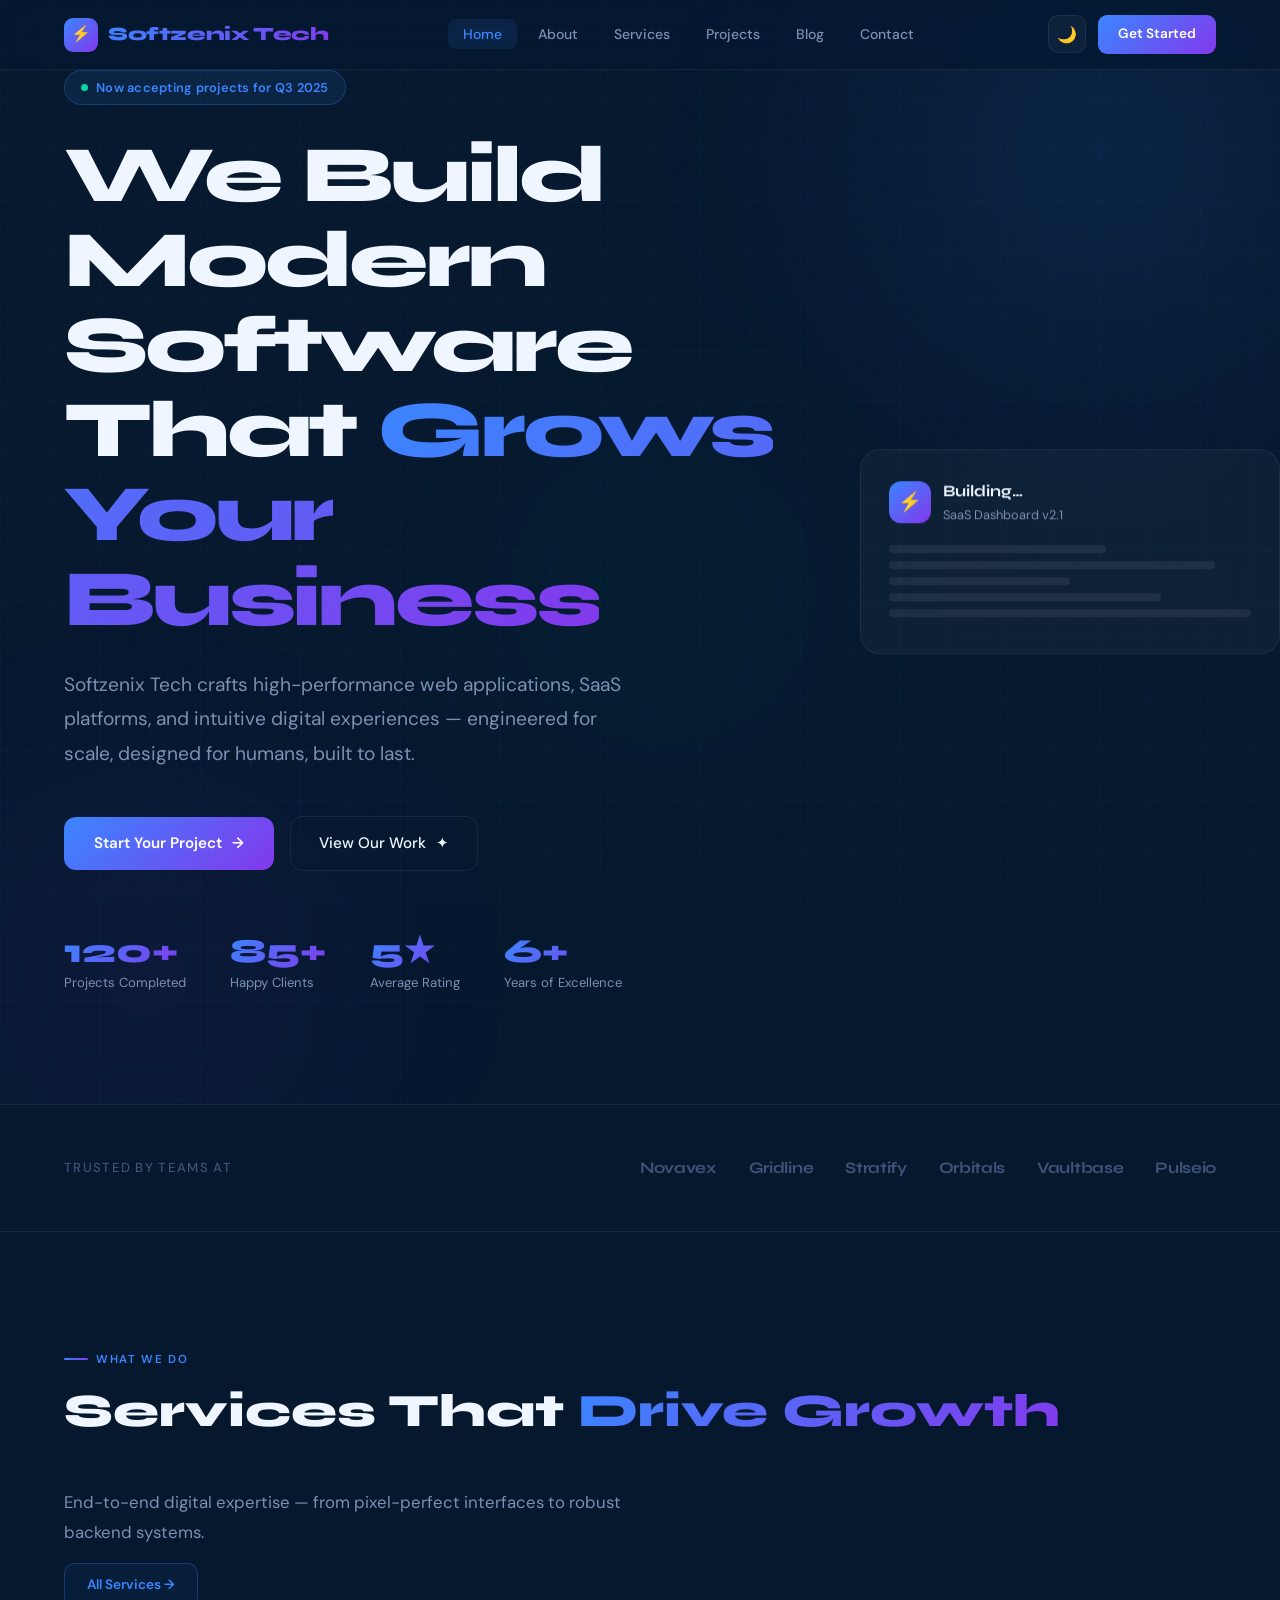
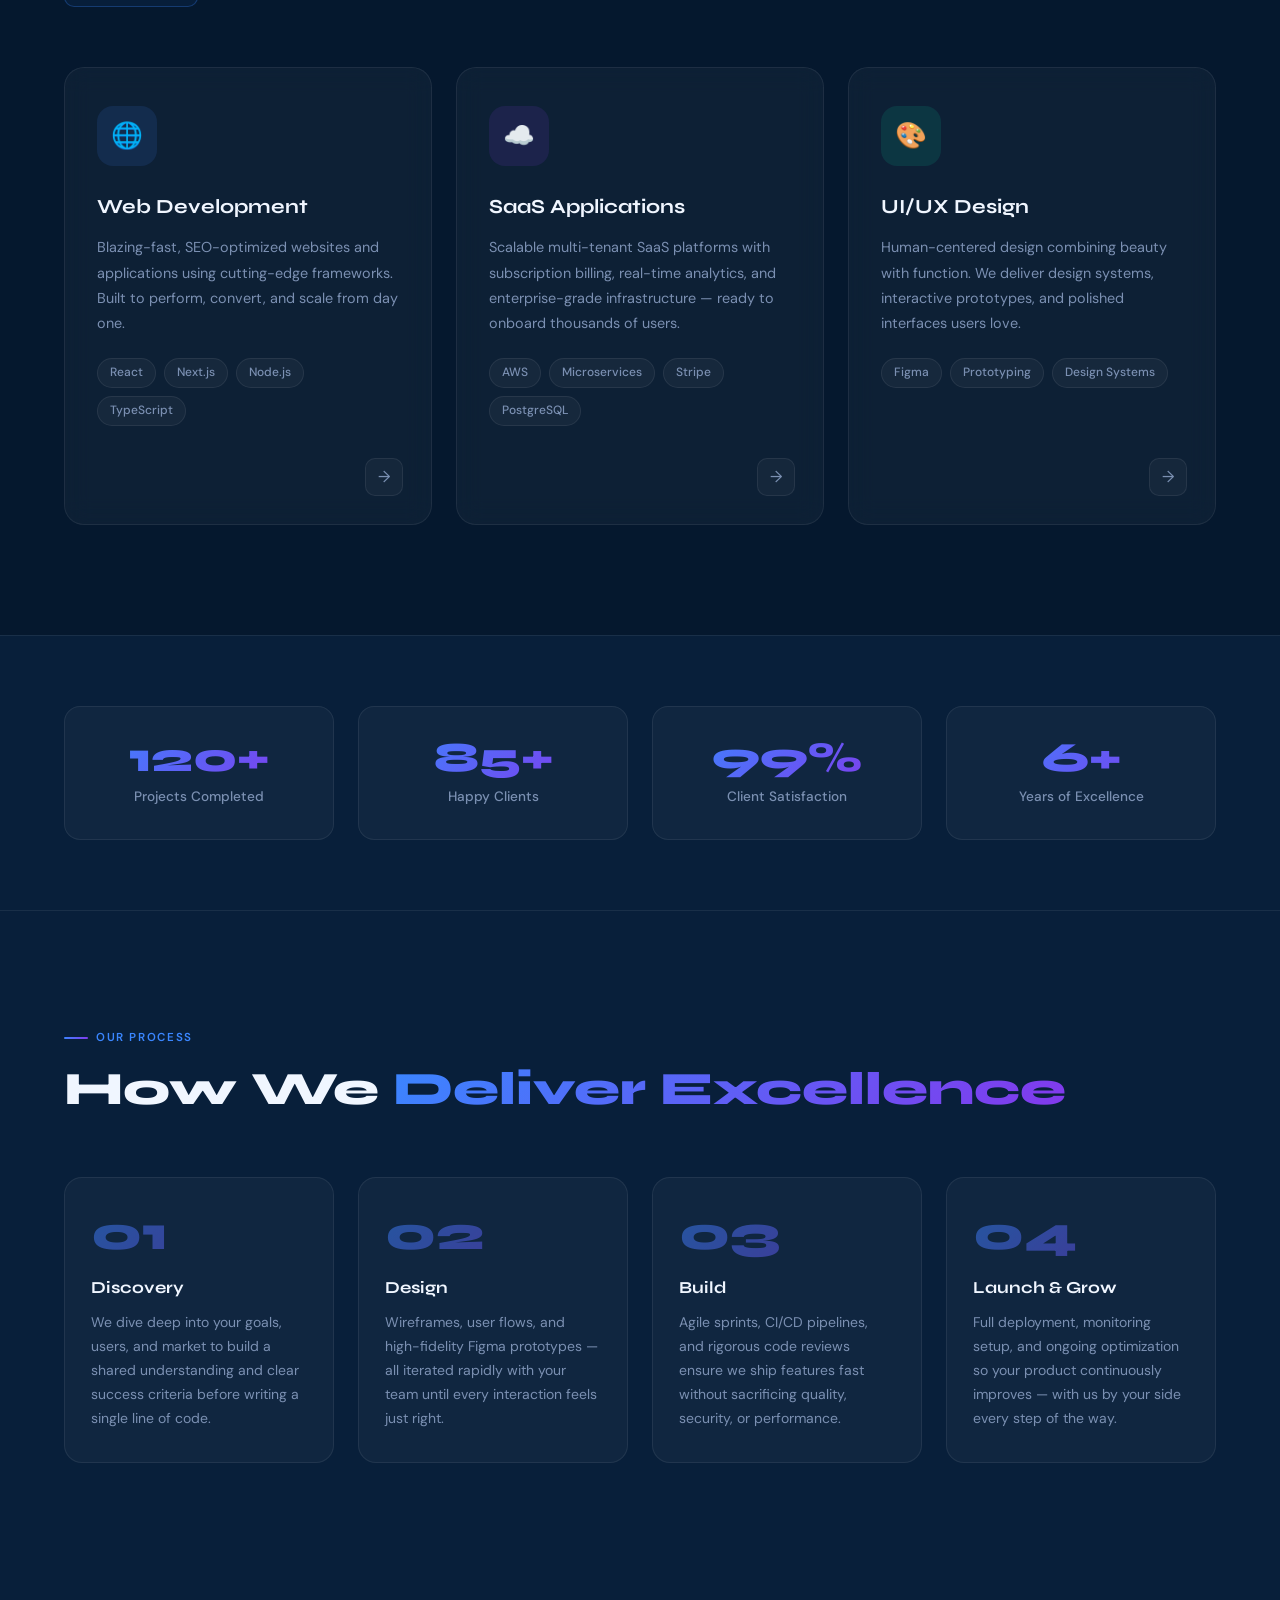
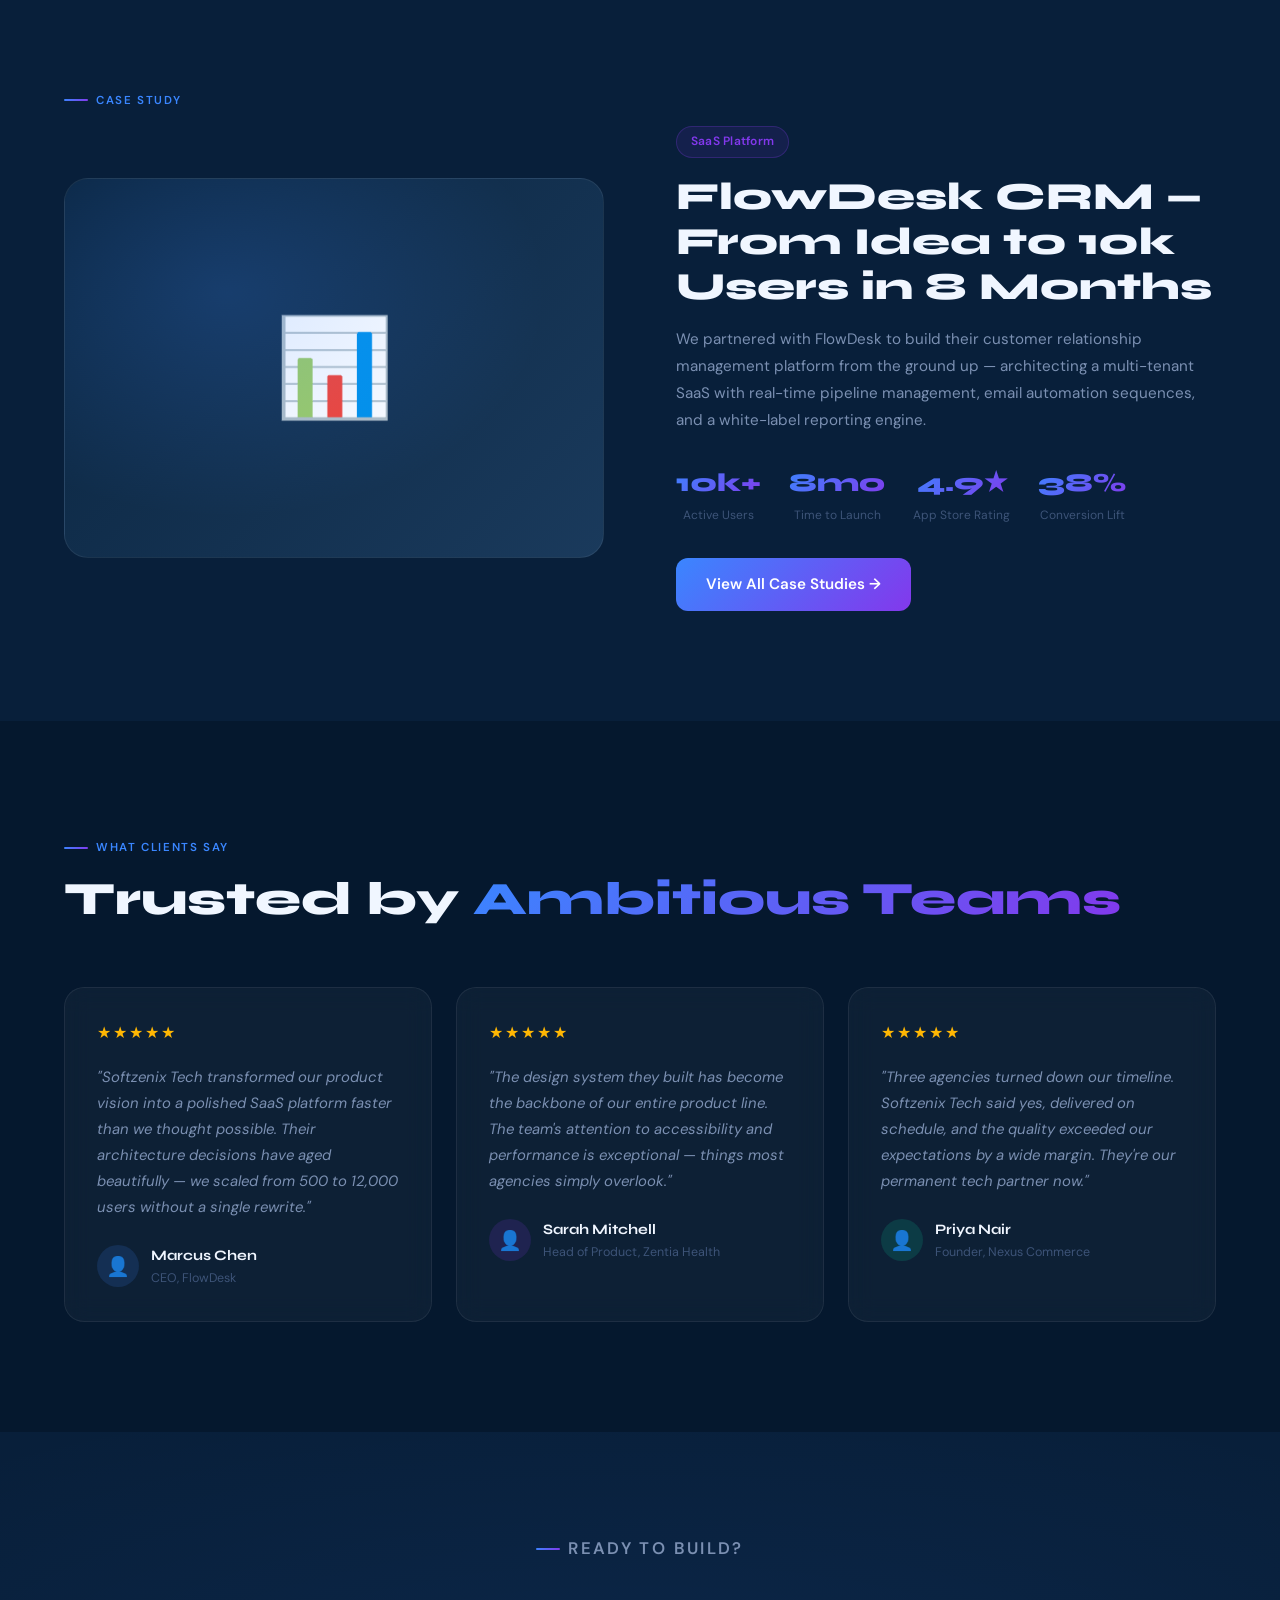
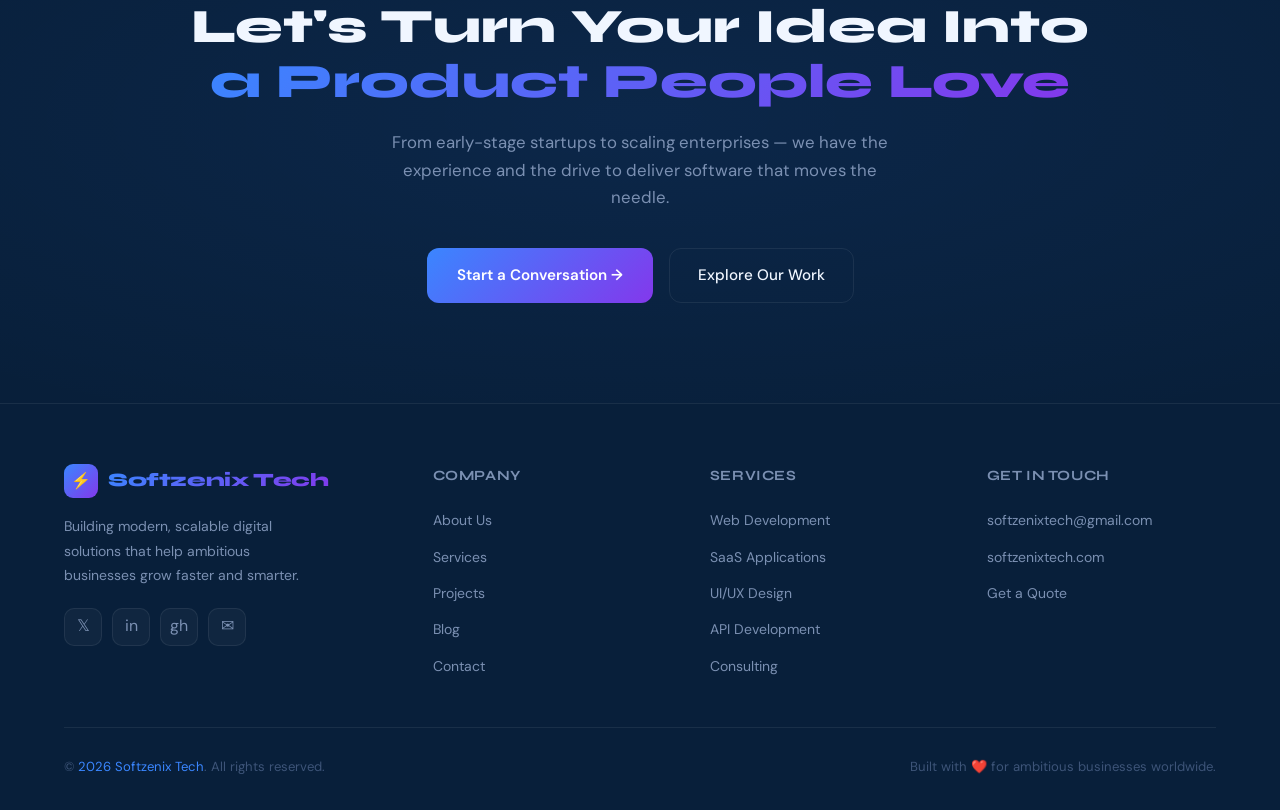
<file: index.html>
<!DOCTYPE html>
<html lang="en">
<head>
  <meta charset="UTF-8"/>
  <meta name="viewport" content="width=device-width, initial-scale=1.0"/>
  <title>Softzenix Tech | Modern Software That Grows Your Business</title>
  <meta name="description" content="Softzenix Tech builds modern, scalable web applications, SaaS platforms, and UI/UX experiences that help ambitious businesses grow faster."/>
  <meta name="keywords" content="Softzenix Tech, web development, SaaS, UI UX design, software company, tech startup"/>
  <meta name="author" content="Softzenix Tech"/>
  <meta name="robots" content="index, follow"/>
  <link rel="canonical" href="https://softzenixtech.com/"/>
  <meta property="og:type" content="website"/>
  <meta property="og:url" content="https://softzenixtech.com/"/>
  <meta property="og:title" content="Softzenix Tech | Modern Software Solutions"/>
  <meta property="og:description" content="We build modern, scalable digital solutions — web development, SaaS applications, and UI/UX design that grow your business."/>
  <meta property="og:image" content="https://softzenixtech.com/og-image.png"/>
  <meta name="twitter:card" content="summary_large_image"/>
  <link rel="icon" type="image/svg+xml" href="data:image/svg+xml,<svg xmlns='http://www.w3.org/2000/svg' viewBox='0 0 100 100'><defs><linearGradient id='g' x1='0%25' y1='0%25' x2='100%25' y2='100%25'><stop offset='0%25' stop-color='%233A86FF'/><stop offset='100%25' stop-color='%238338EC'/></linearGradient></defs><rect width='100' height='100' rx='20' fill='url(%23g)'/><text y='.9em' font-size='70' x='12'>⚡</text></svg>"/>
  <link rel="preconnect" href="https://fonts.googleapis.com"/>
  <link rel="preconnect" href="https://fonts.gstatic.com" crossorigin/>
  <link href="https://fonts.googleapis.com/css2?family=Syne:wght@400;600;700;800&family=DM+Sans:opsz,wght@9..40,300;9..40,400;9..40,500;9..40,600&display=swap" rel="stylesheet"/>
  <link rel="stylesheet" href="shared.css"/>
  <style>
    /* ── HOME-SPECIFIC STYLES ── */

    /* ── HERO ── */
    .hero{min-height:100vh;display:flex;align-items:center;padding-top:70px;position:relative;overflow:hidden;}
    .hero::after{content:'';position:absolute;inset:0;background-image:linear-gradient(rgba(58,134,255,.04) 1px,transparent 1px),linear-gradient(90deg,rgba(58,134,255,.04) 1px,transparent 1px);background-size:50px 50px;pointer-events:none;}
    .hero-glow{position:absolute;border-radius:50%;filter:blur(110px);pointer-events:none;}
    .hero-glow-1{width:600px;height:600px;background:radial-gradient(circle,rgba(58,134,255,.18),transparent 70%);top:-150px;right:-120px;animation:floatBlob 9s ease-in-out infinite;}
    .hero-glow-2{width:450px;height:450px;background:radial-gradient(circle,rgba(131,56,236,.14),transparent 70%);bottom:-100px;left:-80px;animation:floatBlob 9s ease-in-out infinite;animation-delay:-4.5s;}
    .hero-glow-3{width:300px;height:300px;background:radial-gradient(circle,rgba(6,214,160,.1),transparent 70%);top:40%;left:40%;animation:floatBlob 9s ease-in-out infinite;animation-delay:-2s;}
    @keyframes floatBlob{0%,100%{transform:translate(0,0) scale(1);}50%{transform:translate(18px,-18px) scale(1.04);}}
    .hero-inner{position:relative;z-index:1;max-width:820px;}
    .hero-badge{display:inline-flex;align-items:center;gap:8px;padding:6px 16px;background:rgba(58,134,255,.1);border:1px solid rgba(58,134,255,.25);border-radius:99px;font-size:.8rem;font-weight:600;color:var(--blue);margin-bottom:28px;letter-spacing:.02em;}
    .hero-badge .dot{width:7px;height:7px;background:var(--cyan);border-radius:50%;animation:pulse 2s ease-in-out infinite;}
    @keyframes pulse{0%,100%{opacity:1;transform:scale(1);}50%{opacity:.6;transform:scale(.85);}}
    .hero-title{font-family:var(--font-display);font-size:clamp(2.6rem,6.5vw,5rem);font-weight:800;line-height:1.06;letter-spacing:-.04em;margin-bottom:26px;}
    .hero-subtitle{font-size:clamp(1rem,2vw,1.2rem);color:var(--text-muted);max-width:580px;line-height:1.8;margin-bottom:44px;}
    .hero-actions{display:flex;align-items:center;gap:16px;flex-wrap:wrap;}
    .hero-stats{display:flex;gap:44px;margin-top:64px;flex-wrap:wrap;}
    .stat-num{font-family:var(--font-display);font-size:2.1rem;font-weight:800;background:var(--grad-text);-webkit-background-clip:text;-webkit-text-fill-color:transparent;background-clip:text;line-height:1;}
    .stat-label{font-size:.82rem;color:var(--text-muted);margin-top:4px;}
    /* Floating Visual */
    .hero-visual{position:absolute;right:0;top:50%;transform:translateY(-50%);width:38%;max-width:420px;display:none;}
    @media(min-width:1100px){.hero-visual{display:block;}}
    .floating-card{background:var(--bg-card);border:1px solid var(--border);border-radius:20px;backdrop-filter:blur(24px);-webkit-backdrop-filter:blur(24px);padding:28px;animation:floatCard 5s ease-in-out infinite;}
    @keyframes floatCard{0%,100%{transform:translateY(0);}50%{transform:translateY(-14px);}}
    .card-header{display:flex;align-items:center;gap:12px;margin-bottom:20px;}
    .card-icon{width:42px;height:42px;background:var(--grad);border-radius:12px;display:grid;place-items:center;font-size:1.2rem;}
    .card-title-sm{font-family:var(--font-display);font-weight:700;font-size:1rem;}
    .card-sub-sm{font-size:.8rem;color:var(--text-muted);}
    .code-line{height:8px;border-radius:4px;margin-bottom:8px;background:var(--border);animation:shimmer 2.5s ease-in-out infinite;}
    .code-line:nth-child(1){width:80%;animation-delay:0s;}
    .code-line:nth-child(2){width:60%;animation-delay:.2s;}
    .code-line:nth-child(3){width:90%;animation-delay:.4s;}
    .code-line:nth-child(4){width:50%;animation-delay:.6s;}
    .code-line:nth-child(5){width:75%;animation-delay:.8s;}
    @keyframes shimmer{0%,100%{opacity:.4;}50%{opacity:.85;}}

    /* ── TRUST BAR ── */
    .trust-bar{padding:50px 0;border-top:1px solid var(--border);border-bottom:1px solid var(--border);}
    .trust-bar-inner{display:flex;align-items:center;justify-content:space-between;gap:24px;flex-wrap:wrap;}
    .trust-label{font-size:.82rem;color:var(--text-faint);font-weight:500;text-transform:uppercase;letter-spacing:.1em;white-space:nowrap;}
    .trust-logos{display:flex;align-items:center;gap:32px;flex-wrap:wrap;}
    .trust-logo{font-family:var(--font-display);font-size:1rem;font-weight:700;color:var(--text-faint);letter-spacing:-.02em;transition:color var(--dur);}
    .trust-logo:hover{color:var(--text-muted);}

    /* ── SERVICES STRIP ── */
    .services-strip{padding:110px 0;}
    .services-header{display:flex;justify-content:space-between;align-items:flex-end;margin-bottom:60px;gap:30px;flex-wrap:wrap;}
    .services-grid{display:grid;grid-template-columns:repeat(3,1fr);gap:24px;}
    .service-card{background:var(--bg-card);border:1px solid var(--border);border-radius:20px;padding:38px 32px;position:relative;overflow:hidden;transition:transform var(--dur),border-color var(--dur),box-shadow var(--dur);backdrop-filter:blur(12px);-webkit-backdrop-filter:blur(12px);}
    .service-card::before{content:'';position:absolute;top:0;left:0;right:0;height:2px;background:var(--grad);opacity:0;transition:opacity var(--dur);}
    .service-card:hover{transform:translateY(-6px);border-color:var(--border-glow);box-shadow:var(--shadow);}
    .service-card:hover::before{opacity:1;}
    .svc-icon{width:60px;height:60px;border-radius:16px;display:grid;place-items:center;font-size:1.6rem;margin-bottom:24px;}
    .svc-blue{background:rgba(58,134,255,.12);}
    .svc-purple{background:rgba(131,56,236,.12);}
    .svc-cyan{background:rgba(6,214,160,.12);}
    .service-card h3{font-family:var(--font-display);font-size:1.25rem;font-weight:700;margin-bottom:12px;}
    .service-card p{font-size:.9rem;color:var(--text-muted);line-height:1.75;margin-bottom:22px;}
    .service-tags{display:flex;flex-wrap:wrap;gap:8px;margin-bottom:60px;}
    .service-arrow{position:absolute;bottom:28px;right:28px;width:38px;height:38px;border-radius:10px;background:var(--bg-card);border:1px solid var(--border);display:grid;place-items:center;font-size:1rem;color:var(--text-muted);transition:background var(--dur),border-color var(--dur),color var(--dur);}
    .service-card:hover .service-arrow{background:var(--grad);border-color:transparent;color:#fff;}

    /* ── HOW WE WORK ── */
    .process-section{padding:110px 0;background:var(--bg-secondary);}
    .process-grid{display:grid;grid-template-columns:repeat(4,1fr);gap:24px;margin-top:60px;}
    .process-step{padding:32px 26px;background:var(--bg-card);border:1px solid var(--border);border-radius:18px;position:relative;transition:border-color var(--dur),transform var(--dur);}
    .process-step:hover{border-color:var(--border-glow);transform:translateY(-4px);}
    .step-num{font-family:var(--font-display);font-size:3rem;font-weight:800;background:var(--grad-text);-webkit-background-clip:text;-webkit-text-fill-color:transparent;background-clip:text;line-height:1;margin-bottom:16px;opacity:.5;}
    .process-step h3{font-family:var(--font-display);font-size:1.05rem;font-weight:700;margin-bottom:10px;}
    .process-step p{font-size:.875rem;color:var(--text-muted);line-height:1.7;}

    /* ── TESTIMONIALS ── */
    .testimonials-section{padding:110px 0;}
    .testimonials-grid{display:grid;grid-template-columns:repeat(3,1fr);gap:24px;margin-top:60px;}
    .testimonial-card{background:var(--bg-card);border:1px solid var(--border);border-radius:20px;padding:32px;backdrop-filter:blur(12px);-webkit-backdrop-filter:blur(12px);transition:transform var(--dur),border-color var(--dur);}
    .testimonial-card:hover{transform:translateY(-4px);border-color:var(--border-glow);}
    .stars{color:#FFB703;font-size:1rem;margin-bottom:18px;letter-spacing:2px;}
    .testimonial-card blockquote{font-size:.93rem;color:var(--text-muted);line-height:1.75;margin-bottom:24px;font-style:italic;}
    .testimonial-author{display:flex;align-items:center;gap:12px;}
    .author-avatar{width:42px;height:42px;border-radius:50%;display:grid;place-items:center;font-size:1.2rem;flex-shrink:0;}
    .author-name{font-family:var(--font-display);font-size:.9rem;font-weight:700;}
    .author-role{font-size:.78rem;color:var(--text-faint);}

    /* ── FEATURED PROJECT ── */
    .featured-project{padding:110px 0;background:var(--bg-secondary);}
    .featured-inner{display:grid;grid-template-columns:1fr 1fr;gap:72px;align-items:center;}
    .featured-thumb{border-radius:24px;background:linear-gradient(135deg,#0A2540,#1a3a5c);height:380px;display:grid;place-items:center;font-size:6rem;border:1px solid var(--border);position:relative;overflow:hidden;}
    .featured-thumb::after{content:'';position:absolute;inset:0;background:radial-gradient(ellipse at 30% 30%,rgba(58,134,255,.2),transparent 60%);}
    .featured-tag{display:inline-block;margin-bottom:16px;}
    .featured-text h2{font-family:var(--font-display);font-size:clamp(1.8rem,3vw,2.4rem);font-weight:800;line-height:1.18;margin-bottom:16px;}
    .featured-text p{font-size:.95rem;color:var(--text-muted);line-height:1.78;margin-bottom:28px;}
    .featured-metrics{display:flex;gap:28px;margin-bottom:32px;flex-wrap:wrap;}
    .featured-metric{text-align:center;}
    .metric-val{font-family:var(--font-display);font-size:1.6rem;font-weight:800;background:var(--grad-text);-webkit-background-clip:text;-webkit-text-fill-color:transparent;background-clip:text;}
    .metric-lbl{font-size:.75rem;color:var(--text-faint);margin-top:2px;}

    /* RESPONSIVE */
    @media(max-width:1024px){.services-grid,.process-grid,.testimonials-grid{grid-template-columns:1fr 1fr;}.featured-inner{grid-template-columns:1fr;}}
    @media(max-width:768px){.services-grid,.testimonials-grid{grid-template-columns:1fr;}.process-grid{grid-template-columns:1fr 1fr;}.hero-stats{gap:28px;}.services-header{flex-direction:column;align-items:flex-start;}}
    @media(max-width:480px){.process-grid{grid-template-columns:1fr;}.hero-actions{flex-direction:column;align-items:stretch;}.btn-primary,.btn-secondary{justify-content:center;}}
  </style>
</head>
<body>

<!-- NAV -->
<header>
  <nav id="navbar" role="navigation" aria-label="Main navigation">
    <a href="index.html" class="nav-logo" aria-label="Softzenix Tech Home">
      <div class="logo-icon" aria-hidden="true">⚡</div>
      <span>Softzenix Tech</span>
    </a>
    <ul class="nav-links" role="menubar">
      <li><a href="index.html" class="active">Home</a></li>
      <li><a href="about.html">About</a></li>
      <li><a href="services.html">Services</a></li>
      <li><a href="projects.html">Projects</a></li>
      <li><a href="blog.html">Blog</a></li>
      <li><a href="contact.html">Contact</a></li>
    </ul>
    <div class="nav-right">
      <button class="theme-toggle" id="themeToggle" aria-label="Toggle theme">🌙</button>
      <a href="contact.html" class="nav-cta">Get Started</a>
      <button class="hamburger" id="hamburger" aria-label="Toggle mobile menu" aria-expanded="false">
        <span></span><span></span><span></span>
      </button>
    </div>
  </nav>
</header>
<nav class="mobile-menu" id="mobileMenu" aria-label="Mobile navigation">
  <a href="index.html">Home</a>
  <a href="about.html">About</a>
  <a href="services.html">Services</a>
  <a href="projects.html">Projects</a>
  <a href="blog.html">Blog</a>
  <a href="contact.html">Contact</a>
</nav>

<main>

<!-- ── HERO ── -->
<section class="hero" aria-label="Hero">
  <div class="hero-glow hero-glow-1" aria-hidden="true"></div>
  <div class="hero-glow hero-glow-2" aria-hidden="true"></div>
  <div class="hero-glow hero-glow-3" aria-hidden="true"></div>
  <div class="container">
    <div class="hero-inner">
      <div class="hero-badge">
        <span class="dot" aria-hidden="true"></span>
        Now accepting projects for Q3 2025
      </div>
      <h1 class="hero-title">
        We Build Modern Software<br>That <span class="gradient-text">Grows Your Business</span>
      </h1>
      <p class="hero-subtitle">
        Softzenix Tech crafts high-performance web applications, SaaS platforms, and intuitive digital experiences — engineered for scale, designed for humans, built to last.
      </p>
      <div class="hero-actions">
        <a href="contact.html" class="btn-primary">Start Your Project <span aria-hidden="true">→</span></a>
        <a href="projects.html" class="btn-secondary">View Our Work <span aria-hidden="true">✦</span></a>
      </div>
      <div class="hero-stats" aria-label="Company stats">
        <div class="stat-item"><div class="stat-num">120+</div><div class="stat-label">Projects Completed</div></div>
        <div class="stat-item"><div class="stat-num">85+</div><div class="stat-label">Happy Clients</div></div>
        <div class="stat-item"><div class="stat-num">5★</div><div class="stat-label">Average Rating</div></div>
        <div class="stat-item"><div class="stat-num">6+</div><div class="stat-label">Years of Excellence</div></div>
      </div>
    </div>
  </div>
  <!-- Floating card (desktop) -->
  <div class="hero-visual" aria-hidden="true">
    <div class="floating-card">
      <div class="card-header">
        <div class="card-icon">⚡</div>
        <div><div class="card-title-sm">Building…</div><div class="card-sub-sm">SaaS Dashboard v2.1</div></div>
      </div>
      <div class="code-line"></div><div class="code-line"></div><div class="code-line"></div>
      <div class="code-line"></div><div class="code-line"></div>
    </div>
  </div>
</section>

<!-- ── TRUST BAR ── -->
<div class="trust-bar">
  <div class="container">
    <div class="trust-bar-inner">
      <span class="trust-label">Trusted by teams at</span>
      <div class="trust-logos">
        <span class="trust-logo">Novavex</span>
        <span class="trust-logo">Gridline</span>
        <span class="trust-logo">Stratify</span>
        <span class="trust-logo">Orbitals</span>
        <span class="trust-logo">Vaultbase</span>
        <span class="trust-logo">Pulseio</span>
      </div>
    </div>
  </div>
</div>

<!-- ── SERVICES ── -->
<section class="services-strip" aria-label="Services overview">
  <div class="container">
    <div class="services-header">
      <div>
        <p class="section-label">What We Do</p>
        <h2 class="section-title">Services That <span class="gradient-text">Drive Growth</span></h2>
      </div>
      <div>
        <p class="section-subtitle">End-to-end digital expertise — from pixel-perfect interfaces to robust backend systems.</p>
        <a href="services.html" class="btn-outline" style="margin-top:16px;">All Services →</a>
      </div>
    </div>
    <div class="services-grid" role="list">
      <article class="service-card reveal" role="listitem">
        <div class="svc-icon svc-blue" aria-hidden="true">🌐</div>
        <h3>Web Development</h3>
        <p>Blazing-fast, SEO-optimized websites and applications using cutting-edge frameworks. Built to perform, convert, and scale from day one.</p>
        <div class="service-tags"><span class="tag">React</span><span class="tag">Next.js</span><span class="tag">Node.js</span><span class="tag">TypeScript</span></div>
        <div class="service-arrow" aria-hidden="true">→</div>
      </article>
      <article class="service-card reveal reveal-delay-1" role="listitem">
        <div class="svc-icon svc-purple" aria-hidden="true">☁️</div>
        <h3>SaaS Applications</h3>
        <p>Scalable multi-tenant SaaS platforms with subscription billing, real-time analytics, and enterprise-grade infrastructure — ready to onboard thousands of users.</p>
        <div class="service-tags"><span class="tag">AWS</span><span class="tag">Microservices</span><span class="tag">Stripe</span><span class="tag">PostgreSQL</span></div>
        <div class="service-arrow" aria-hidden="true">→</div>
      </article>
      <article class="service-card reveal reveal-delay-2" role="listitem">
        <div class="svc-icon svc-cyan" aria-hidden="true">🎨</div>
        <h3>UI/UX Design</h3>
        <p>Human-centered design combining beauty with function. We deliver design systems, interactive prototypes, and polished interfaces users love.</p>
        <div class="service-tags"><span class="tag">Figma</span><span class="tag">Prototyping</span><span class="tag">Design Systems</span></div>
        <div class="service-arrow" aria-hidden="true">→</div>
      </article>
    </div>
  </div>
</section>

<!-- ── COUNTERS ── -->
<div class="counter-section" aria-label="Key metrics">
  <div class="container">
    <div class="counters-grid">
      <div class="counter-item reveal"><div class="counter-value" data-target="120" data-suffix="+">0</div><div class="counter-label">Projects Completed</div></div>
      <div class="counter-item reveal reveal-delay-1"><div class="counter-value" data-target="85" data-suffix="+">0</div><div class="counter-label">Happy Clients</div></div>
      <div class="counter-item reveal reveal-delay-2"><div class="counter-value" data-target="99" data-suffix="%">0</div><div class="counter-label">Client Satisfaction</div></div>
      <div class="counter-item reveal reveal-delay-3"><div class="counter-value" data-target="6" data-suffix="+">0</div><div class="counter-label">Years of Excellence</div></div>
    </div>
  </div>
</div>

<!-- ── HOW WE WORK ── -->
<section class="process-section" aria-label="Our process">
  <div class="container">
    <p class="section-label">Our Process</p>
    <h2 class="section-title">How We <span class="gradient-text">Deliver Excellence</span></h2>
    <div class="process-grid">
      <div class="process-step reveal">
        <div class="step-num">01</div>
        <h3>Discovery</h3>
        <p>We dive deep into your goals, users, and market to build a shared understanding and clear success criteria before writing a single line of code.</p>
      </div>
      <div class="process-step reveal reveal-delay-1">
        <div class="step-num">02</div>
        <h3>Design</h3>
        <p>Wireframes, user flows, and high-fidelity Figma prototypes — all iterated rapidly with your team until every interaction feels just right.</p>
      </div>
      <div class="process-step reveal reveal-delay-2">
        <div class="step-num">03</div>
        <h3>Build</h3>
        <p>Agile sprints, CI/CD pipelines, and rigorous code reviews ensure we ship features fast without sacrificing quality, security, or performance.</p>
      </div>
      <div class="process-step reveal reveal-delay-3">
        <div class="step-num">04</div>
        <h3>Launch & Grow</h3>
        <p>Full deployment, monitoring setup, and ongoing optimization so your product continuously improves — with us by your side every step of the way.</p>
      </div>
    </div>
  </div>
</section>

<!-- ── FEATURED PROJECT ── -->
<section class="featured-project" aria-label="Featured project">
  <div class="container">
    <p class="section-label">Case Study</p>
    <div class="featured-inner">
      <div class="featured-thumb reveal" role="img" aria-label="FlowDesk CRM Dashboard preview">📊</div>
      <div class="featured-text reveal reveal-delay-1">
        <span class="pill pill-purple featured-tag">SaaS Platform</span>
        <h2>FlowDesk CRM — From Idea to 10k Users in 8 Months</h2>
        <p>We partnered with FlowDesk to build their customer relationship management platform from the ground up — architecting a multi-tenant SaaS with real-time pipeline management, email automation sequences, and a white-label reporting engine.</p>
        <div class="featured-metrics">
          <div class="featured-metric"><div class="metric-val">10k+</div><div class="metric-lbl">Active Users</div></div>
          <div class="featured-metric"><div class="metric-val">8mo</div><div class="metric-lbl">Time to Launch</div></div>
          <div class="featured-metric"><div class="metric-val">4.9★</div><div class="metric-lbl">App Store Rating</div></div>
          <div class="featured-metric"><div class="metric-val">38%</div><div class="metric-lbl">Conversion Lift</div></div>
        </div>
        <a href="projects.html" class="btn-primary">View All Case Studies →</a>
      </div>
    </div>
  </div>
</section>

<!-- ── TESTIMONIALS ── -->
<section class="testimonials-section" aria-label="Client testimonials">
  <div class="container">
    <p class="section-label">What Clients Say</p>
    <h2 class="section-title">Trusted by <span class="gradient-text">Ambitious Teams</span></h2>
    <div class="testimonials-grid">
      <div class="testimonial-card reveal">
        <div class="stars" aria-label="5 stars">★★★★★</div>
        <blockquote>"Softzenix Tech transformed our product vision into a polished SaaS platform faster than we thought possible. Their architecture decisions have aged beautifully — we scaled from 500 to 12,000 users without a single rewrite."</blockquote>
        <div class="testimonial-author">
          <div class="author-avatar" style="background:rgba(58,134,255,.15);" aria-hidden="true">👤</div>
          <div><div class="author-name">Marcus Chen</div><div class="author-role">CEO, FlowDesk</div></div>
        </div>
      </div>
      <div class="testimonial-card reveal reveal-delay-1">
        <div class="stars" aria-label="5 stars">★★★★★</div>
        <blockquote>"The design system they built has become the backbone of our entire product line. The team's attention to accessibility and performance is exceptional — things most agencies simply overlook."</blockquote>
        <div class="testimonial-author">
          <div class="author-avatar" style="background:rgba(131,56,236,.15);" aria-hidden="true">👤</div>
          <div><div class="author-name">Sarah Mitchell</div><div class="author-role">Head of Product, Zentia Health</div></div>
        </div>
      </div>
      <div class="testimonial-card reveal reveal-delay-2">
        <div class="stars" aria-label="5 stars">★★★★★</div>
        <blockquote>"Three agencies turned down our timeline. Softzenix Tech said yes, delivered on schedule, and the quality exceeded our expectations by a wide margin. They're our permanent tech partner now."</blockquote>
        <div class="testimonial-author">
          <div class="author-avatar" style="background:rgba(6,214,160,.15);" aria-hidden="true">👤</div>
          <div><div class="author-name">Priya Nair</div><div class="author-role">Founder, Nexus Commerce</div></div>
        </div>
      </div>
    </div>
  </div>
</section>

<!-- ── CTA ── -->
<section class="cta-section" aria-label="Call to action">
  <div class="container" style="position:relative;z-index:1;">
    <p class="section-label" style="justify-content:center;">Ready to Build?</p>
    <h2>Let's Turn Your Idea Into<br><span class="gradient-text">a Product People Love</span></h2>
    <p>From early-stage startups to scaling enterprises — we have the experience and the drive to deliver software that moves the needle.</p>
    <div class="cta-actions">
      <a href="contact.html" class="btn-primary">Start a Conversation →</a>
      <a href="projects.html" class="btn-secondary">Explore Our Work</a>
    </div>
  </div>
</section>

</main>

<!-- ── FOOTER ── -->
<footer role="contentinfo">
  <div class="container">
    <div class="footer-top">
      <div class="footer-brand">
        <a href="index.html" class="nav-logo" aria-label="Softzenix Tech"><div class="logo-icon" aria-hidden="true">⚡</div><span>Softzenix Tech</span></a>
        <p>Building modern, scalable digital solutions that help ambitious businesses grow faster and smarter.</p>
        <div class="footer-social" aria-label="Social media">
          <a href="https://twitter.com" target="_blank" rel="noopener" class="social-btn" aria-label="Twitter">𝕏</a>
          <a href="https://linkedin.com" target="_blank" rel="noopener" class="social-btn" aria-label="LinkedIn">in</a>
          <a href="https://github.com" target="_blank" rel="noopener" class="social-btn" aria-label="GitHub">gh</a>
          <a href="mailto:softzenixtech@gmail.com" class="social-btn" aria-label="Email">✉</a>
        </div>
      </div>
      <nav class="footer-col" aria-label="Company">
        <h4>Company</h4>
        <ul>
          <li><a href="about.html">About Us</a></li>
          <li><a href="services.html">Services</a></li>
          <li><a href="projects.html">Projects</a></li>
          <li><a href="blog.html">Blog</a></li>
          <li><a href="contact.html">Contact</a></li>
        </ul>
      </nav>
      <nav class="footer-col" aria-label="Services">
        <h4>Services</h4>
        <ul>
          <li><a href="services.html">Web Development</a></li>
          <li><a href="services.html">SaaS Applications</a></li>
          <li><a href="services.html">UI/UX Design</a></li>
          <li><a href="services.html">API Development</a></li>
          <li><a href="services.html">Consulting</a></li>
        </ul>
      </nav>
      <nav class="footer-col" aria-label="Contact">
        <h4>Get In Touch</h4>
        <ul>
          <li><a href="mailto:softzenixtech@gmail.com">softzenixtech@gmail.com</a></li>
          <li><a href="https://softzenixtech.com">softzenixtech.com</a></li>
          <li><a href="contact.html">Get a Quote</a></li>
        </ul>
      </nav>
    </div>
    <div class="footer-bottom">
      <p>© <span id="year"></span> <span>Softzenix Tech</span>. All rights reserved.</p>
      <p>Built with ❤️ for ambitious businesses worldwide.</p>
    </div>
  </div>
</footer>

<script src="shared.js"></script>
</body>
</html>
</file>
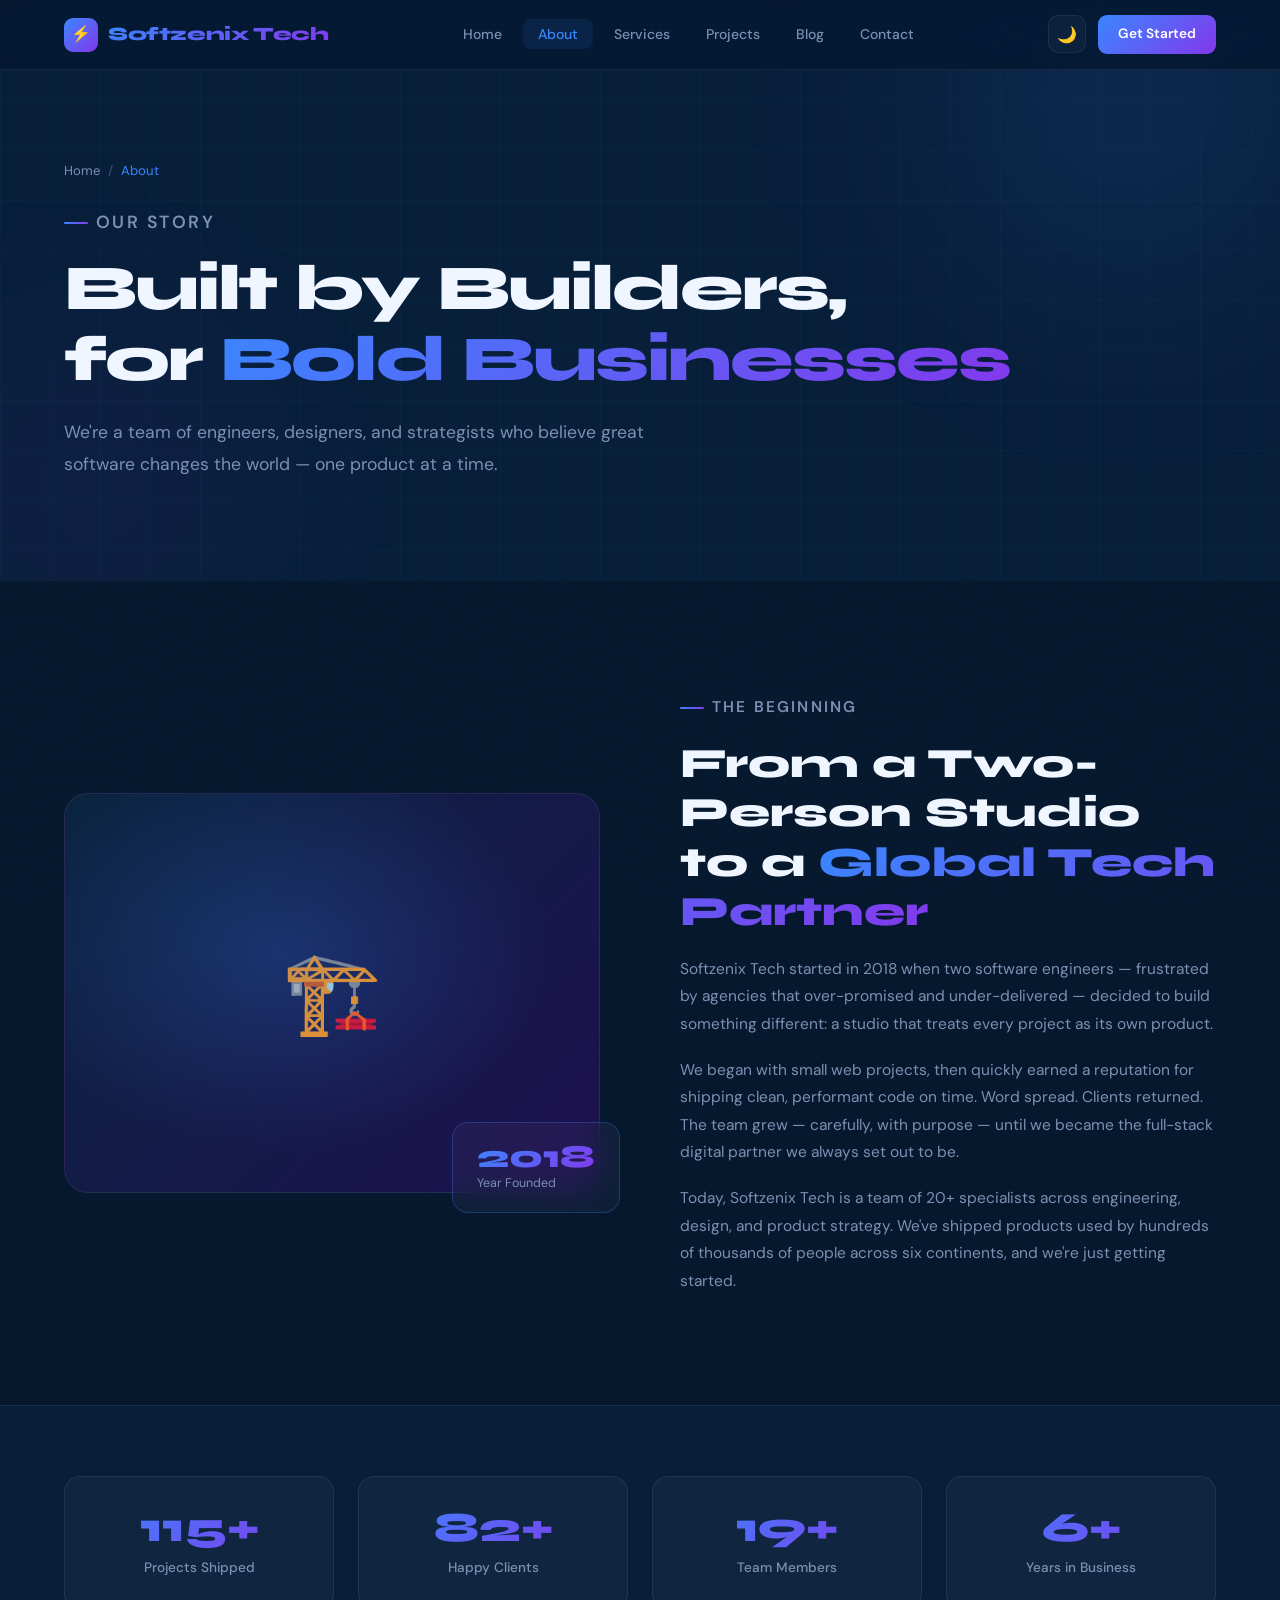
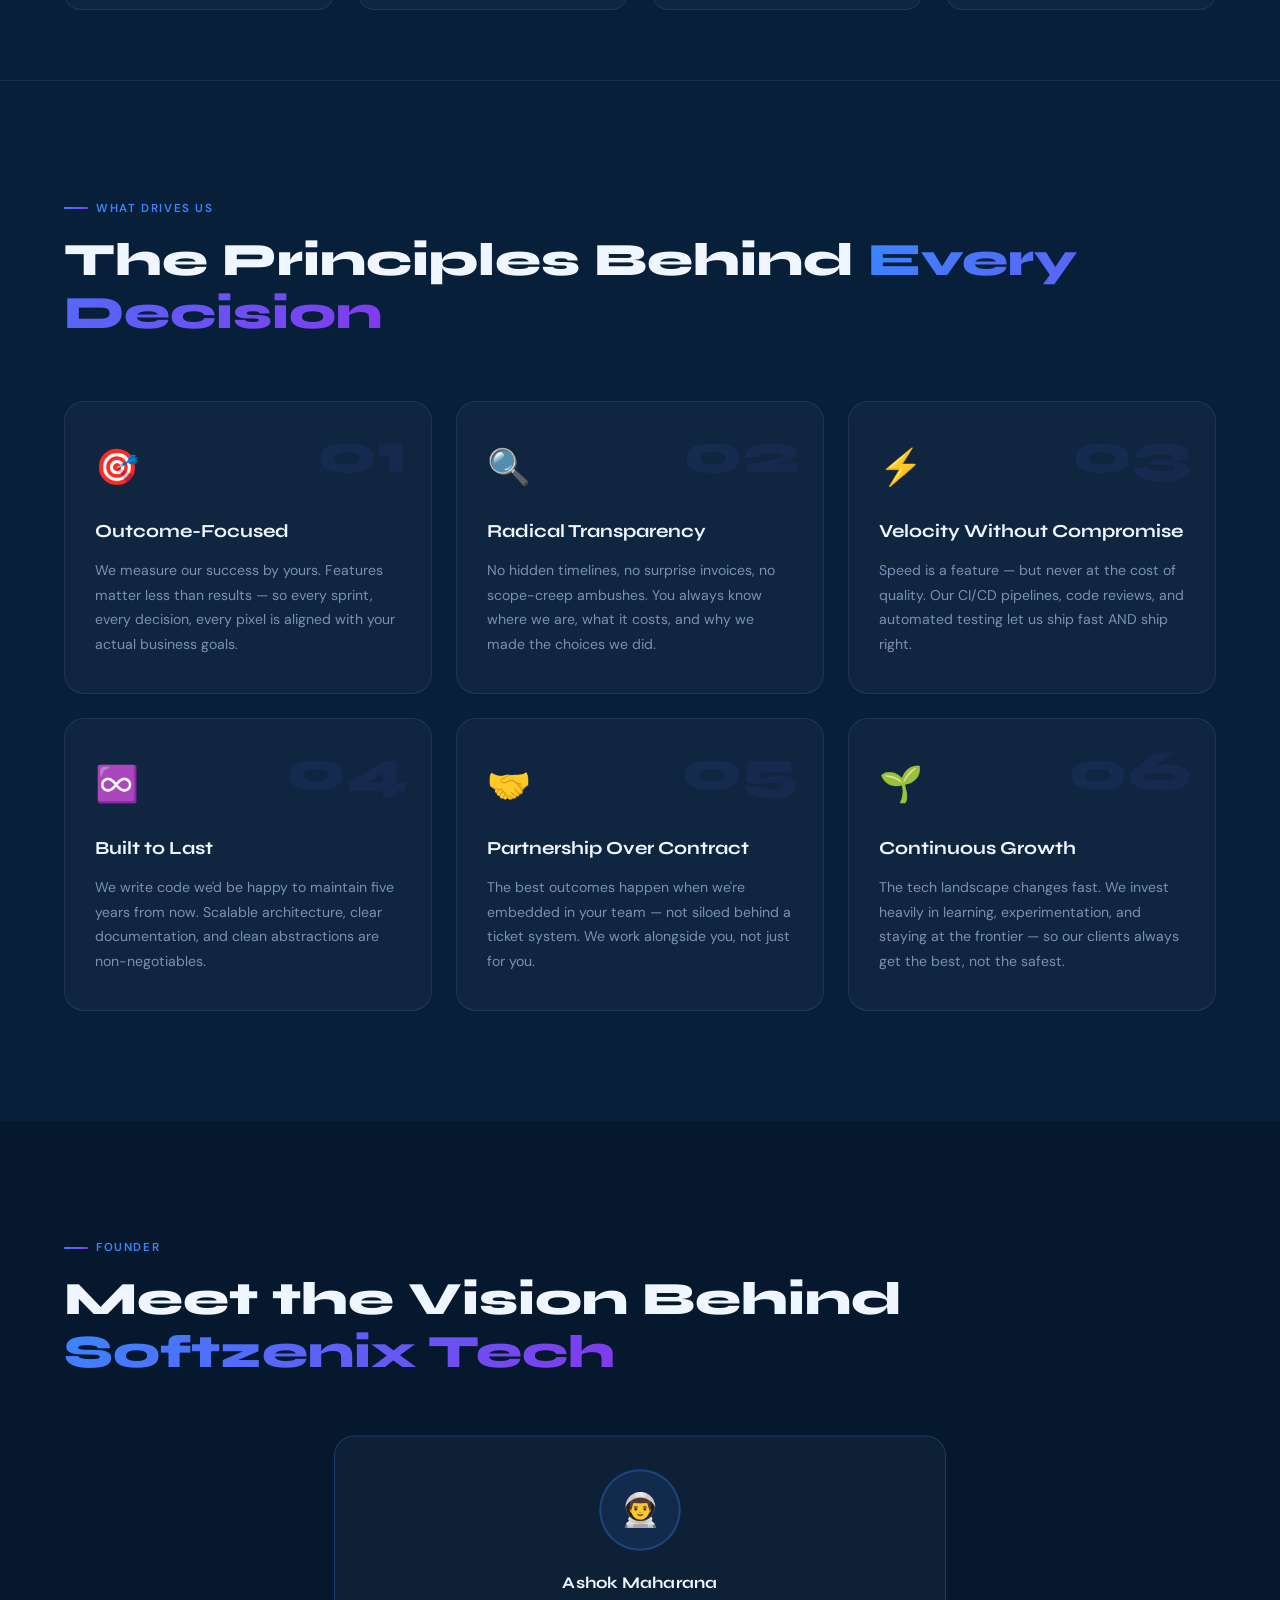
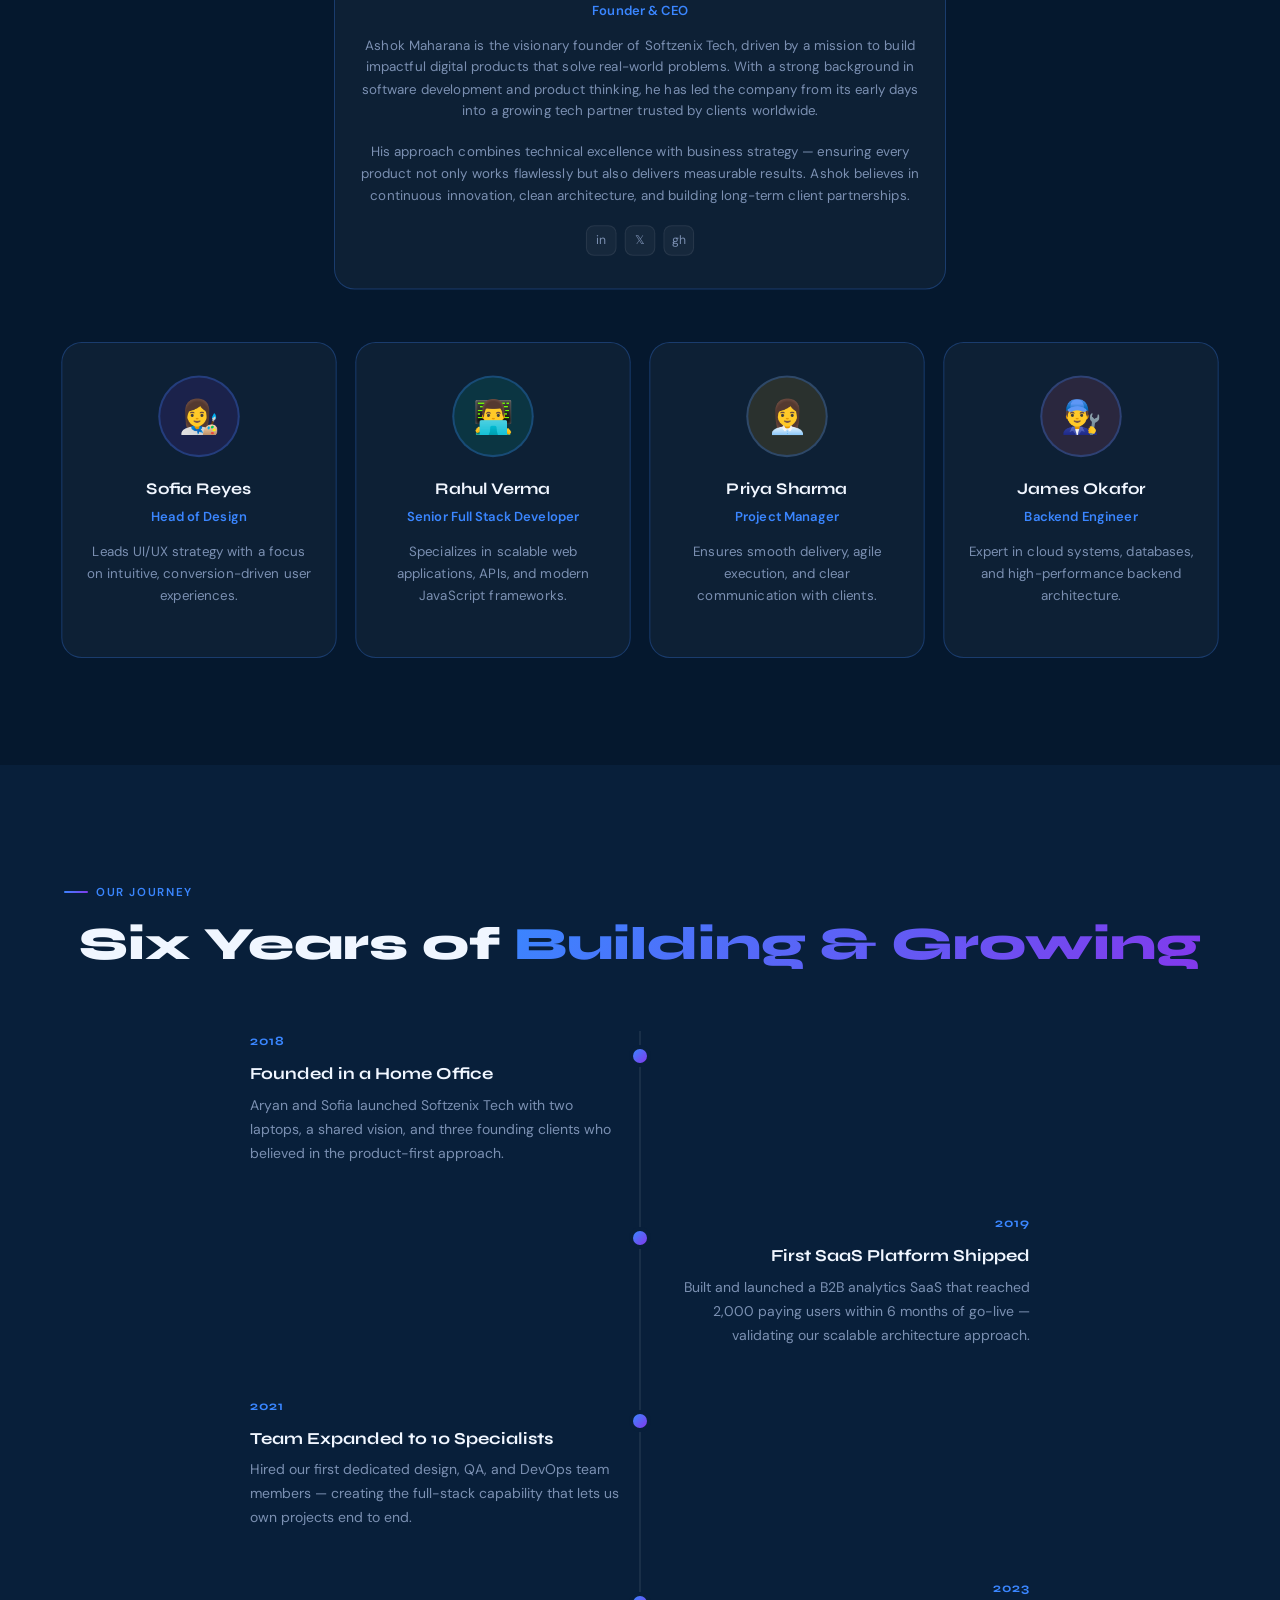
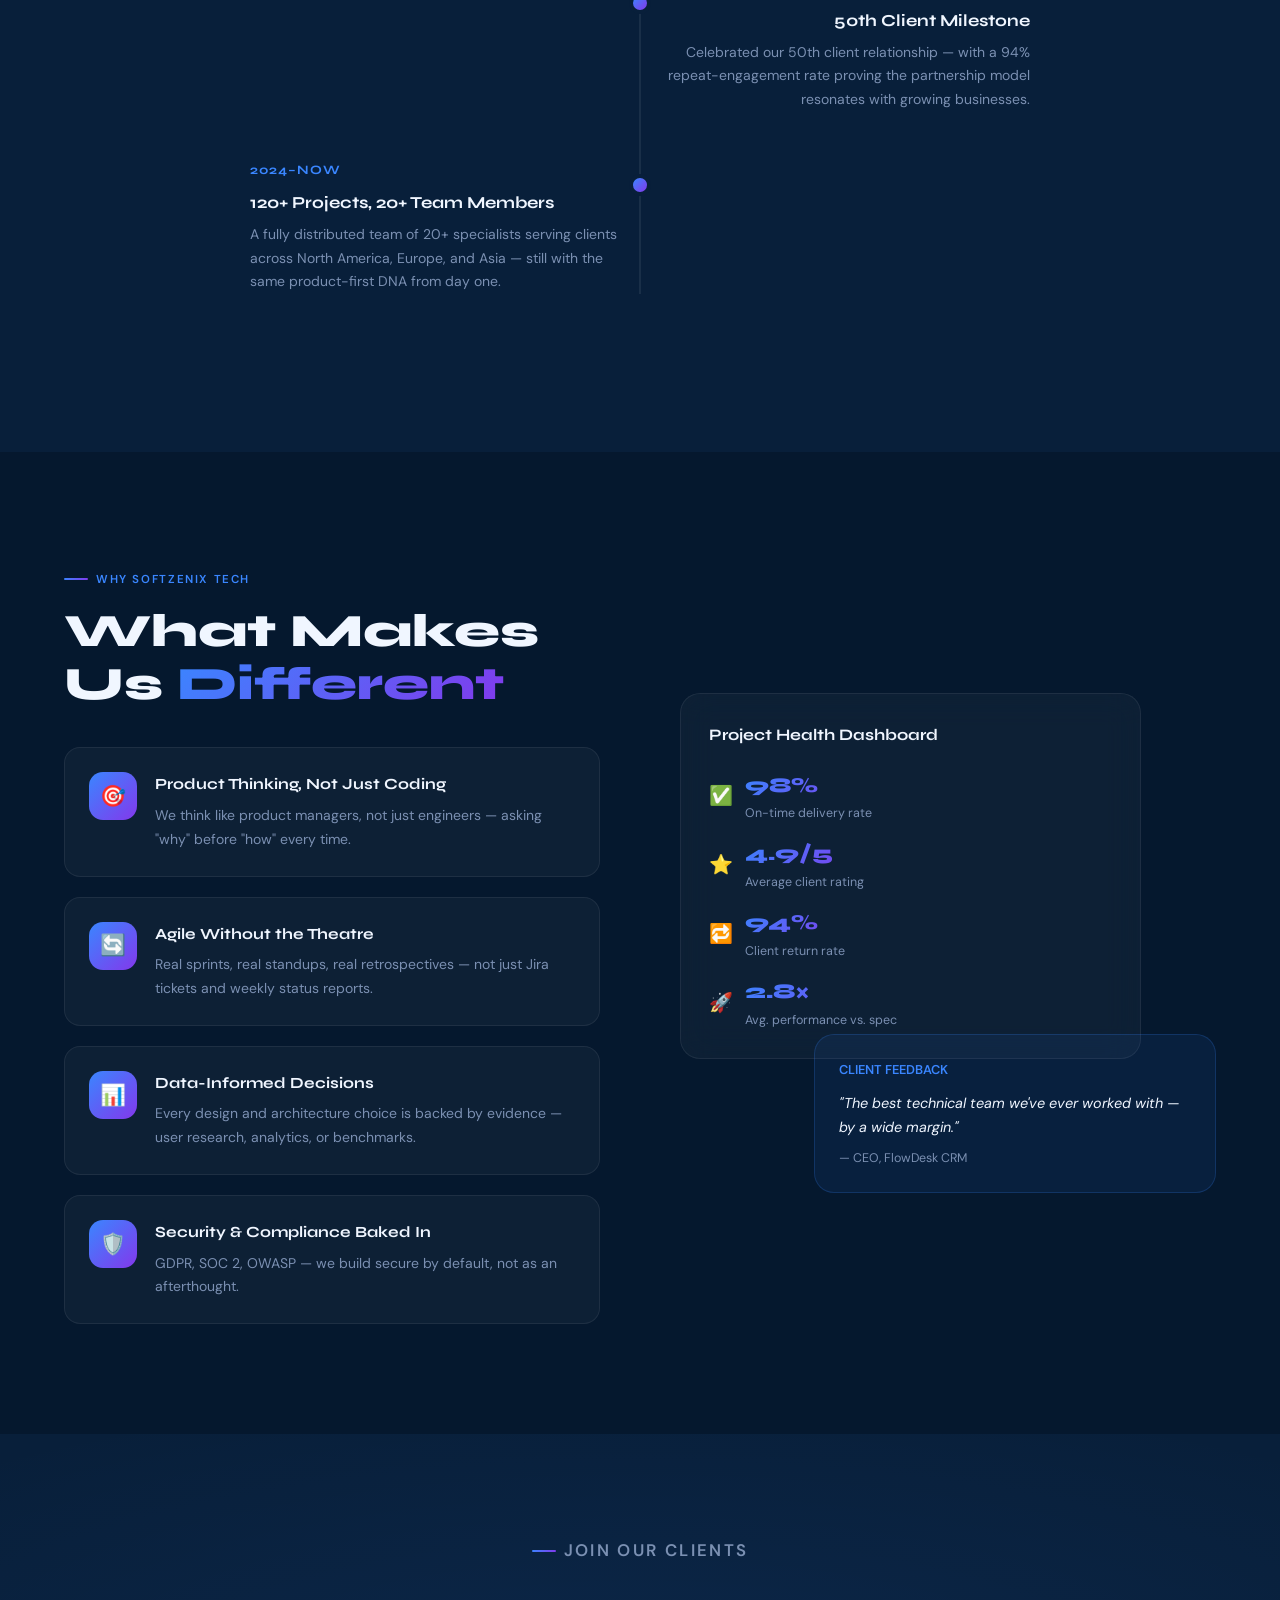
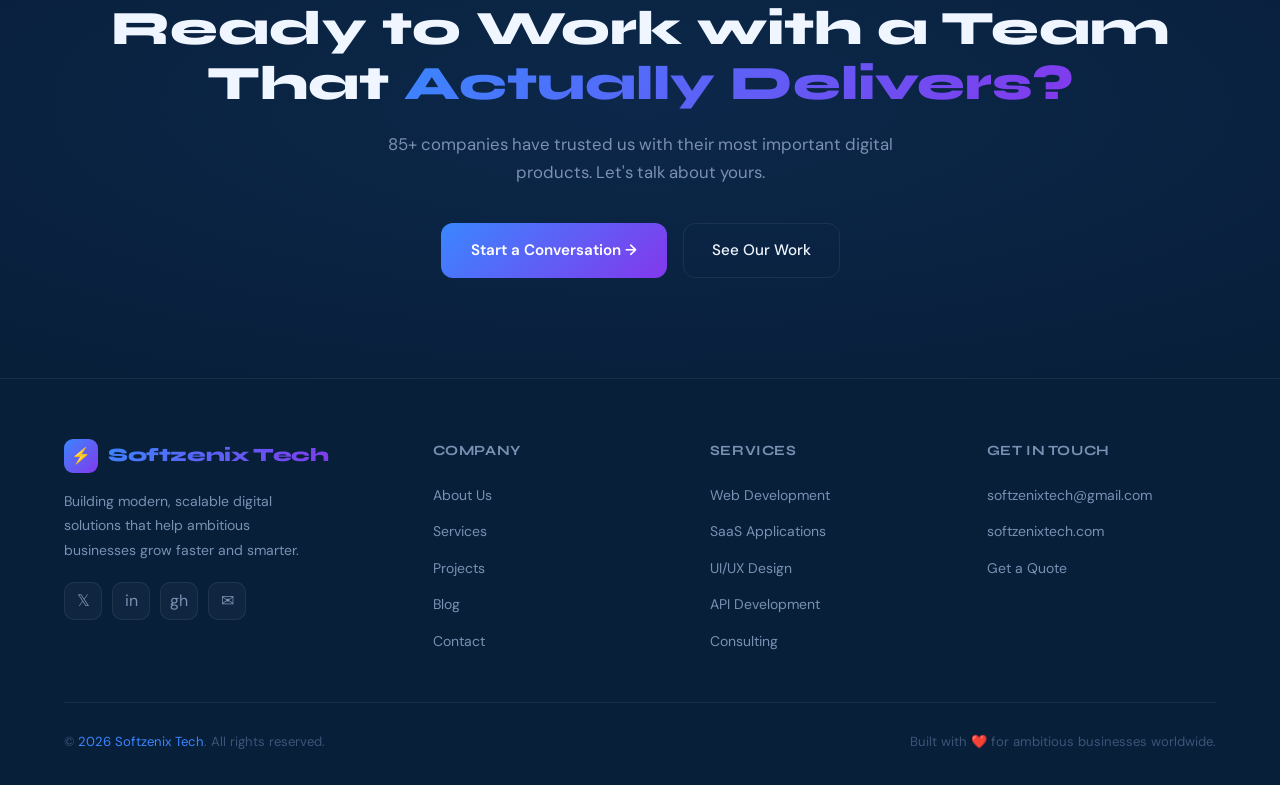
<file: about.html>
<!DOCTYPE html>
<html lang="en">

<head>
  <meta charset="UTF-8" />
  <meta name="viewport" content="width=device-width, initial-scale=1.0" />
  <title>About Us | Softzenix Tech — Our Story, Team & Values</title>
  <meta name="description"
    content="Learn about Softzenix Tech — our story, the team behind the software, our core values, and why 85+ clients trust us to build their digital products." />
  <meta name="keywords" content="Softzenix Tech about, software team, tech startup story, who we are, our values" />
  <meta name="robots" content="index, follow" />
  <link rel="canonical" href="https://softzenixtech.com/about.html" />
  <meta property="og:title" content="About Softzenix Tech" />
  <meta property="og:description" content="The team behind modern software that grows your business." />
  <meta property="og:url" content="https://softzenixtech.com/about.html" />
  <link rel="icon" type="image/svg+xml"
    href="data:image/svg+xml,<svg xmlns='http://www.w3.org/2000/svg' viewBox='0 0 100 100'><defs><linearGradient id='g' x1='0%25' y1='0%25' x2='100%25' y2='100%25'><stop offset='0%25' stop-color='%233A86FF'/><stop offset='100%25' stop-color='%238338EC'/></linearGradient></defs><rect width='100' height='100' rx='20' fill='url(%23g)'/><text y='.9em' font-size='70' x='12'>⚡</text></svg>" />
  <link rel="preconnect" href="https://fonts.googleapis.com" />
  <link rel="preconnect" href="https://fonts.gstatic.com" crossorigin />
  <link
    href="https://fonts.googleapis.com/css2?family=Syne:wght@400;600;700;800&family=DM+Sans:opsz,wght@9..40,300;9..40,400;9..40,500;9..40,600&display=swap"
    rel="stylesheet" />
  <link rel="stylesheet" href="shared.css" />
  <style>
    /* ── ABOUT-SPECIFIC STYLES ── */

    /* Story Section */
    .story-section {
      padding: 110px 0;
    }

    .story-grid {
      display: grid;
      grid-template-columns: 1fr 1fr;
      gap: 80px;
      align-items: center;
    }

    .story-visual {
      position: relative;
    }

    .story-img-main {
      width: 100%;
      height: 400px;
      border-radius: 24px;
      background: linear-gradient(135deg, #0A2540, #1e1050);
      border: 1px solid var(--border);
      display: flex;
      align-items: center;
      justify-content: center;
      font-size: 5rem;
      position: relative;
      overflow: hidden;
    }

    .story-img-main::after {
      content: '';
      position: absolute;
      inset: 0;
      background: radial-gradient(ellipse at 40% 40%, rgba(58, 134, 255, .22), transparent 60%);
    }

    .story-badge-float {
      position: absolute;
      bottom: -20px;
      right: -20px;
      background: var(--bg-card);
      border: 1px solid var(--border-glow);
      border-radius: 16px;
      padding: 18px 24px;
      backdrop-filter: blur(16px);
      -webkit-backdrop-filter: blur(16px);
    }

    .story-badge-float .badge-num {
      font-family: var(--font-display);
      font-size: 2rem;
      font-weight: 800;
      background: var(--grad-text);
      -webkit-background-clip: text;
      -webkit-text-fill-color: transparent;
      background-clip: text;
      line-height: 1;
    }

    .story-badge-float .badge-lbl {
      font-size: .78rem;
      color: var(--text-muted);
    }

    .story-text h2 {
      font-family: var(--font-display);
      font-size: clamp(1.8rem, 3.5vw, 2.6rem);
      font-weight: 800;
      line-height: 1.18;
      margin-bottom: 20px;
    }

    .story-text p {
      font-size: .97rem;
      color: var(--text-muted);
      line-height: 1.78;
      margin-bottom: 18px;
    }

    .story-text p:last-child {
      margin-bottom: 0;
    }

    /* Values */
    .values-section {
      padding: 110px 0;
      background: var(--bg-secondary);
    }

    .values-grid {
      display: grid;
      grid-template-columns: repeat(3, 1fr);
      gap: 24px;
      margin-top: 60px;
    }

    .value-card {
      background: var(--bg-card);
      border: 1px solid var(--border);
      border-radius: 20px;
      padding: 36px 30px;
      position: relative;
      overflow: hidden;
      transition: transform var(--dur), border-color var(--dur);
    }

    .value-card:hover {
      transform: translateY(-5px);
      border-color: var(--border-glow);
    }

    .value-icon {
      font-size: 2.2rem;
      margin-bottom: 20px;
    }

    .value-card h3 {
      font-family: var(--font-display);
      font-size: 1.15rem;
      font-weight: 700;
      margin-bottom: 12px;
    }

    .value-card p {
      font-size: .88rem;
      color: var(--text-muted);
      line-height: 1.75;
    }

    .value-num {
      position: absolute;
      top: 24px;
      right: 24px;
      font-family: var(--font-display);
      font-size: 3.5rem;
      font-weight: 800;
      background: var(--grad-text);
      -webkit-background-clip: text;
      -webkit-text-fill-color: transparent;
      background-clip: text;
      opacity: .08;
      line-height: 1;
    }

    /* Team */
    .team-section {
      padding: 110px 0;
    }

    .team-grid {
      display: grid;
      grid-template-columns: repeat(4, 1fr);
      gap: 24px;
      margin-top: 60px;
    }

    .team-card {
      background: var(--bg-card);
      border: 1px solid var(--border);
      border-radius: 20px;
      padding: 32px 24px;
      text-align: center;
      transition: transform var(--dur), border-color var(--dur);
    }

    .team-card:hover {
      transform: translateY(-6px);
      border-color: var(--border-glow);
    }

    .team-avatar {
      width: 80px;
      height: 80px;
      border-radius: 50%;
      display: grid;
      place-items: center;
      font-size: 2rem;
      margin: 0 auto 18px;
      border: 2px solid var(--border-glow);
    }

    .team-name {
      font-family: var(--font-display);
      font-size: 1rem;
      font-weight: 700;
      margin-bottom: 4px;
    }

    .team-role {
      font-size: .8rem;
      color: var(--blue);
      font-weight: 600;
      margin-bottom: 12px;
    }

    .team-bio {
      font-size: .82rem;
      color: var(--text-muted);
      line-height: 1.65;
      margin-bottom: 18px;
    }

    .team-socials {
      display: flex;
      justify-content: center;
      gap: 8px;
    }

    .team-social-btn {
      width: 30px;
      height: 30px;
      border-radius: 8px;
      background: var(--input-bg);
      border: 1px solid var(--border);
      display: grid;
      place-items: center;
      font-size: .75rem;
      color: var(--text-muted);
      transition: background var(--dur), color var(--dur);
    }

    .team-social-btn:hover {
      background: rgba(58, 134, 255, .12);
      color: var(--blue);
    }

    /* Timeline */
    .timeline-section {
      padding: 110px 0;
      background: var(--bg-secondary);
    }

    .timeline {
      position: relative;
      max-width: 780px;
      margin: 60px auto 0;
    }

    .timeline::before {
      content: '';
      position: absolute;
      left: 50%;
      top: 0;
      bottom: 0;
      width: 2px;
      background: var(--border);
      transform: translateX(-50%);
    }

    .timeline-item {
      display: flex;
      gap: 40px;
      margin-bottom: 48px;
      position: relative;
    }

    .timeline-item:nth-child(even) {
      flex-direction: row-reverse;
    }

    .timeline-item:nth-child(even) .timeline-content {
      text-align: right;
    }

    .timeline-content {
      flex: 1;
    }

    .timeline-dot {
      position: absolute;
      left: 50%;
      top: 18px;
      width: 14px;
      height: 14px;
      border-radius: 50%;
      background: var(--grad);
      transform: translateX(-50%);
      z-index: 1;
      box-shadow: 0 0 0 4px var(--bg-secondary);
    }

    .timeline-year {
      font-family: var(--font-display);
      font-size: .8rem;
      font-weight: 700;
      color: var(--blue);
      margin-bottom: 8px;
      letter-spacing: .08em;
      text-transform: uppercase;
    }

    .timeline-content h3 {
      font-family: var(--font-display);
      font-size: 1.05rem;
      font-weight: 700;
      margin-bottom: 6px;
    }

    .timeline-content p {
      font-size: .875rem;
      color: var(--text-muted);
      line-height: 1.7;
    }

    /* Why Choose Us */
    .why-section {
      padding: 110px 0;
    }

    .why-grid {
      display: grid;
      grid-template-columns: 1fr 1fr;
      gap: 80px;
      align-items: center;
    }

    .why-list {
      display: flex;
      flex-direction: column;
      gap: 20px;
      margin-top: 36px;
    }

    .why-item {
      display: flex;
      gap: 18px;
      padding: 24px;
      background: var(--bg-card);
      border: 1px solid var(--border);
      border-radius: 16px;
      transition: border-color var(--dur);
    }

    .why-item:hover {
      border-color: var(--border-glow);
    }

    .why-icon-wrap {
      width: 48px;
      height: 48px;
      border-radius: 14px;
      background: var(--grad);
      display: grid;
      place-items: center;
      font-size: 1.3rem;
      flex-shrink: 0;
    }

    .why-text h4 {
      font-family: var(--font-display);
      font-size: .97rem;
      font-weight: 700;
      margin-bottom: 6px;
    }

    .why-text p {
      font-size: .875rem;
      color: var(--text-muted);
      line-height: 1.7;
    }

    .why-visual {
      position: relative;
      height: 500px;
    }

    .why-card-a {
      position: absolute;
      top: 0;
      left: 0;
      width: 86%;
      background: var(--bg-card);
      border: 1px solid var(--border);
      border-radius: 20px;
      padding: 28px;
      backdrop-filter: blur(16px);
    }

    .why-card-b {
      position: absolute;
      bottom: 0;
      right: 0;
      width: 75%;
      background: rgba(58, 134, 255, .08);
      border: 1px solid rgba(58, 134, 255, .2);
      border-radius: 20px;
      padding: 24px;
    }

    .mini-stat {
      display: flex;
      align-items: center;
      gap: 12px;
      margin-bottom: 14px;
    }

    .mini-stat:last-child {
      margin-bottom: 0;
    }

    .mini-stat-icon {
      font-size: 1.2rem;
    }

    .mini-stat-val {
      font-family: var(--font-display);
      font-size: 1.3rem;
      font-weight: 800;
      background: var(--grad-text);
      -webkit-background-clip: text;
      -webkit-text-fill-color: transparent;
      background-clip: text;
    }

    .mini-stat-lbl {
      font-size: .78rem;
      color: var(--text-muted);
    }

    /* Responsive */
    @media(max-width:1024px) {

      .story-grid,
      .why-grid {
        grid-template-columns: 1fr;
      }

      .team-grid {
        grid-template-columns: repeat(2, 1fr);
      }

      .values-grid {
        grid-template-columns: 1fr 1fr;
      }

      .timeline::before {
        left: 20px;
      }

      .timeline-item,
      .timeline-item:nth-child(even) {
        flex-direction: column;
        padding-left: 52px;
      }

      .timeline-item:nth-child(even) .timeline-content {
        text-align: left;
      }

      .timeline-dot {
        left: 20px;
      }
    }

    @media(max-width:768px) {

      .team-grid,
      .values-grid {
        grid-template-columns: 1fr;
      }

      .why-visual {
        display: none;
      }
    }
  </style>
</head>

<body>

  <header>
    <nav id="navbar" role="navigation" aria-label="Main navigation">
      <a href="index.html" class="nav-logo" aria-label="Softzenix Tech Home">
        <div class="logo-icon" aria-hidden="true">⚡</div><span>Softzenix Tech</span>
      </a>
      <ul class="nav-links" role="menubar">
        <li><a href="index.html">Home</a></li>
        <li><a href="about.html" class="active">About</a></li>
        <li><a href="services.html">Services</a></li>
        <li><a href="projects.html">Projects</a></li>
        <li><a href="blog.html">Blog</a></li>
        <li><a href="contact.html">Contact</a></li>
      </ul>
      <div class="nav-right">
        <button class="theme-toggle" id="themeToggle" aria-label="Toggle theme">🌙</button>
        <a href="contact.html" class="nav-cta">Get Started</a>
        <button class="hamburger" id="hamburger" aria-label="Toggle mobile menu"
          aria-expanded="false"><span></span><span></span><span></span></button>
      </div>
    </nav>
  </header>
  <nav class="mobile-menu" id="mobileMenu" aria-label="Mobile navigation">
    <a href="index.html">Home</a><a href="about.html">About</a><a href="services.html">Services</a><a
      href="projects.html">Projects</a><a href="blog.html">Blog</a><a href="contact.html">Contact</a>
  </nav>

  <main>

    <!-- HERO -->
    <section class="page-hero" aria-label="About page hero">
      <div class="hero-glow glow-1" aria-hidden="true"></div>
      <div class="hero-glow glow-2" aria-hidden="true"></div>
      <div class="container page-hero-inner">
        <nav class="breadcrumb" aria-label="Breadcrumb"><a href="index.html">Home</a> / <span>About</span></nav>
        <p class="section-label">Our Story</p>
        <h1>Built by Builders,<br>for <span class="gradient-text">Bold Businesses</span></h1>
        <p>We're a team of engineers, designers, and strategists who believe great software changes the world — one
          product at a time.</p>
      </div>
    </section>

    <!-- STORY -->
    <section class="story-section" aria-label="Company story">
      <div class="container">
        <div class="story-grid">
          <div class="story-visual reveal">
            <div class="story-img-main" role="img" aria-label="Softzenix Tech team at work">🏗️</div>
            <div class="story-badge-float">
              <div class="badge-num">2018</div>
              <div class="badge-lbl">Year Founded</div>
            </div>
          </div>
          <div class="story-text reveal reveal-delay-1">
            <p class="section-label">The Beginning</p>
            <h2>From a Two-Person Studio to a <span class="gradient-text">Global Tech Partner</span></h2>
            <p>Softzenix Tech started in 2018 when two software engineers — frustrated by agencies that over-promised
              and under-delivered — decided to build something different: a studio that treats every project as its own
              product.</p>
            <p>We began with small web projects, then quickly earned a reputation for shipping clean, performant code on
              time. Word spread. Clients returned. The team grew — carefully, with purpose — until we became the
              full-stack digital partner we always set out to be.</p>
            <p>Today, Softzenix Tech is a team of 20+ specialists across engineering, design, and product strategy.
              We've shipped products used by hundreds of thousands of people across six continents, and we're just
              getting started.</p>
          </div>
        </div>
      </div>
    </section>

    <!-- COUNTERS -->
    <div class="counter-section" aria-label="Key stats">
      <div class="container">
        <div class="counters-grid">
          <div class="counter-item reveal">
            <div class="counter-value" data-target="120" data-suffix="+">0</div>
            <div class="counter-label">Projects Shipped</div>
          </div>
          <div class="counter-item reveal reveal-delay-1">
            <div class="counter-value" data-target="85" data-suffix="+">0</div>
            <div class="counter-label">Happy Clients</div>
          </div>
          <div class="counter-item reveal reveal-delay-2">
            <div class="counter-value" data-target="20" data-suffix="+">0</div>
            <div class="counter-label">Team Members</div>
          </div>
          <div class="counter-item reveal reveal-delay-3">
            <div class="counter-value" data-target="6" data-suffix="+">0</div>
            <div class="counter-label">Years in Business</div>
          </div>
        </div>
      </div>
    </div>

    <!-- VALUES -->
    <section class="values-section" aria-label="Our values">
      <div class="container">
        <p class="section-label">What Drives Us</p>
        <h2 class="section-title">The Principles Behind <span class="gradient-text">Every Decision</span></h2>
        <div class="values-grid">
          <div class="value-card reveal">
            <div class="value-num">01</div>
            <div class="value-icon" aria-hidden="true">🎯</div>
            <h3>Outcome-Focused</h3>
            <p>We measure our success by yours. Features matter less than results — so every sprint, every decision,
              every pixel is aligned with your actual business goals.</p>
          </div>
          <div class="value-card reveal reveal-delay-1">
            <div class="value-num">02</div>
            <div class="value-icon" aria-hidden="true">🔍</div>
            <h3>Radical Transparency</h3>
            <p>No hidden timelines, no surprise invoices, no scope-creep ambushes. You always know where we are, what it
              costs, and why we made the choices we did.</p>
          </div>
          <div class="value-card reveal reveal-delay-2">
            <div class="value-num">03</div>
            <div class="value-icon" aria-hidden="true">⚡</div>
            <h3>Velocity Without Compromise</h3>
            <p>Speed is a feature — but never at the cost of quality. Our CI/CD pipelines, code reviews, and automated
              testing let us ship fast AND ship right.</p>
          </div>
          <div class="value-card reveal">
            <div class="value-num">04</div>
            <div class="value-icon" aria-hidden="true">♾️</div>
            <h3>Built to Last</h3>
            <p>We write code we'd be happy to maintain five years from now. Scalable architecture, clear documentation,
              and clean abstractions are non-negotiables.</p>
          </div>
          <div class="value-card reveal reveal-delay-1">
            <div class="value-num">05</div>
            <div class="value-icon" aria-hidden="true">🤝</div>
            <h3>Partnership Over Contract</h3>
            <p>The best outcomes happen when we're embedded in your team — not siloed behind a ticket system. We work
              alongside you, not just for you.</p>
          </div>
          <div class="value-card reveal reveal-delay-2">
            <div class="value-num">06</div>
            <div class="value-icon" aria-hidden="true">🌱</div>
            <h3>Continuous Growth</h3>
            <p>The tech landscape changes fast. We invest heavily in learning, experimentation, and staying at the
              frontier — so our clients always get the best, not the safest.</p>
          </div>
        </div>
      </div>
    </section>

    <!-- FOUNDER -->
    <section class="team-section" aria-label="Founder">
      <div class="container">
        <p class="section-label">Founder</p>
        <h2 class="section-title">Meet the Vision Behind <span class="gradient-text">Softzenix Tech</span></h2>

        <div class="team-grid" style="grid-template-columns:1fr;max-width:600px;margin:60px auto 0;">
          <div class="team-card reveal">
            <div class="team-avatar" style="background:rgba(58,134,255,.12);" aria-hidden="true">👨‍🚀</div>
            <div class="team-name">Ashok Maharana</div>
            <div class="team-role">Founder & CEO</div>

            <p class="team-bio">
              Ashok Maharana is the visionary founder of Softzenix Tech, driven by a mission to build impactful digital
              products that solve real-world problems. With a strong background in software development and product
              thinking, he has led the company from its early days into a growing tech partner trusted by clients
              worldwide.
            </p>

            <p class="team-bio">
              His approach combines technical excellence with business strategy — ensuring every product not only works
              flawlessly but also delivers measurable results. Ashok believes in continuous innovation, clean
              architecture, and building long-term client partnerships.
            </p>

            <div class="team-socials">
              <a href="#" class="team-social-btn" aria-label="LinkedIn">in</a>
              <a href="#" class="team-social-btn" aria-label="Twitter">𝕏</a>
              <a href="#" class="team-social-btn" aria-label="GitHub">gh</a>
            </div>
          </div>
        </div>
        <div class="team-grid">

          <div class="team-card reveal">
            <div class="team-avatar" style="background:rgba(131,56,236,.12);">👩‍🎨</div>
            <div class="team-name">Sofia Reyes</div>
            <div class="team-role">Head of Design</div>
            <p class="team-bio">Leads UI/UX strategy with a focus on intuitive, conversion-driven user experiences.</p>
          </div>

          <div class="team-card reveal reveal-delay-1">
            <div class="team-avatar" style="background:rgba(6,214,160,.12);">👨‍💻</div>
            <div class="team-name">Rahul Verma</div>
            <div class="team-role">Senior Full Stack Developer</div>
            <p class="team-bio">Specializes in scalable web applications, APIs, and modern JavaScript frameworks.</p>
          </div>

          <div class="team-card reveal reveal-delay-2">
            <div class="team-avatar" style="background:rgba(255,183,3,.12);">👩‍💼</div>
            <div class="team-name">Priya Sharma</div>
            <div class="team-role">Project Manager</div>
            <p class="team-bio">Ensures smooth delivery, agile execution, and clear communication with clients.</p>
          </div>

          <div class="team-card reveal reveal-delay-3">
            <div class="team-avatar" style="background:rgba(255,99,132,.12);">👨‍🔧</div>
            <div class="team-name">James Okafor</div>
            <div class="team-role">Backend Engineer</div>
            <p class="team-bio">Expert in cloud systems, databases, and high-performance backend architecture.</p>
          </div>

        </div>
      </div>
    </section>

    <!-- TIMELINE -->
    <section class="timeline-section" aria-label="Company timeline">
      <div class="container">
        <p class="section-label" style="justify-content:center;">Our Journey</p>
        <h2 class="section-title" style="text-align:center;">Six Years of <span class="gradient-text">Building &
            Growing</span></h2>
        <div class="timeline" role="list">
          <div class="timeline-item reveal" role="listitem">
            <div class="timeline-content">
              <div class="timeline-year">2018</div>
              <h3>Founded in a Home Office</h3>
              <p>Aryan and Sofia launched Softzenix Tech with two laptops, a shared vision, and three founding clients
                who believed in the product-first approach.</p>
            </div>
            <div class="timeline-dot" aria-hidden="true"></div>
            <div style="flex:1;"></div>
          </div>
          <div class="timeline-item reveal" role="listitem">
            <div class="timeline-content">
              <div class="timeline-year">2019</div>
              <h3>First SaaS Platform Shipped</h3>
              <p>Built and launched a B2B analytics SaaS that reached 2,000 paying users within 6 months of go-live —
                validating our scalable architecture approach.</p>
            </div>
            <div class="timeline-dot" aria-hidden="true"></div>
            <div style="flex:1;"></div>
          </div>
          <div class="timeline-item reveal" role="listitem">
            <div class="timeline-content">
              <div class="timeline-year">2021</div>
              <h3>Team Expanded to 10 Specialists</h3>
              <p>Hired our first dedicated design, QA, and DevOps team members — creating the full-stack capability that
                lets us own projects end to end.</p>
            </div>
            <div class="timeline-dot" aria-hidden="true"></div>
            <div style="flex:1;"></div>
          </div>
          <div class="timeline-item reveal" role="listitem">
            <div class="timeline-content">
              <div class="timeline-year">2023</div>
              <h3>50th Client Milestone</h3>
              <p>Celebrated our 50th client relationship — with a 94% repeat-engagement rate proving the partnership
                model resonates with growing businesses.</p>
            </div>
            <div class="timeline-dot" aria-hidden="true"></div>
            <div style="flex:1;"></div>
          </div>
          <div class="timeline-item reveal" role="listitem">
            <div class="timeline-content">
              <div class="timeline-year">2024–Now</div>
              <h3>120+ Projects, 20+ Team Members</h3>
              <p>A fully distributed team of 20+ specialists serving clients across North America, Europe, and Asia —
                still with the same product-first DNA from day one.</p>
            </div>
            <div class="timeline-dot" aria-hidden="true"></div>
            <div style="flex:1;"></div>
          </div>
        </div>
      </div>
    </section>

    <!-- WHY CHOOSE US -->
    <section class="why-section" aria-label="Why choose Softzenix Tech">
      <div class="container">
        <div class="why-grid">
          <div>
            <p class="section-label">Why Softzenix Tech</p>
            <h2 class="section-title">What Makes Us <span class="gradient-text">Different</span></h2>
            <div class="why-list">
              <div class="why-item reveal">
                <div class="why-icon-wrap" aria-hidden="true">🎯</div>
                <div class="why-text">
                  <h4>Product Thinking, Not Just Coding</h4>
                  <p>We think like product managers, not just engineers — asking "why" before "how" every time.</p>
                </div>
              </div>
              <div class="why-item reveal reveal-delay-1">
                <div class="why-icon-wrap" aria-hidden="true">🔄</div>
                <div class="why-text">
                  <h4>Agile Without the Theatre</h4>
                  <p>Real sprints, real standups, real retrospectives — not just Jira tickets and weekly status reports.
                  </p>
                </div>
              </div>
              <div class="why-item reveal reveal-delay-2">
                <div class="why-icon-wrap" aria-hidden="true">📊</div>
                <div class="why-text">
                  <h4>Data-Informed Decisions</h4>
                  <p>Every design and architecture choice is backed by evidence — user research, analytics, or
                    benchmarks.</p>
                </div>
              </div>
              <div class="why-item reveal reveal-delay-3">
                <div class="why-icon-wrap" aria-hidden="true">🛡️</div>
                <div class="why-text">
                  <h4>Security & Compliance Baked In</h4>
                  <p>GDPR, SOC 2, OWASP — we build secure by default, not as an afterthought.</p>
                </div>
              </div>
            </div>
          </div>
          <div class="why-visual reveal reveal-delay-1" aria-hidden="true">
            <div class="why-card-a">
              <div style="font-family:var(--font-display);font-size:1rem;font-weight:700;margin-bottom:20px;">Project
                Health Dashboard</div>
              <div class="mini-stat"><span class="mini-stat-icon">✅</span>
                <div>
                  <div class="mini-stat-val">98%</div>
                  <div class="mini-stat-lbl">On-time delivery rate</div>
                </div>
              </div>
              <div class="mini-stat"><span class="mini-stat-icon">⭐</span>
                <div>
                  <div class="mini-stat-val">4.9/5</div>
                  <div class="mini-stat-lbl">Average client rating</div>
                </div>
              </div>
              <div class="mini-stat"><span class="mini-stat-icon">🔁</span>
                <div>
                  <div class="mini-stat-val">94%</div>
                  <div class="mini-stat-lbl">Client return rate</div>
                </div>
              </div>
              <div class="mini-stat"><span class="mini-stat-icon">🚀</span>
                <div>
                  <div class="mini-stat-val">2.8×</div>
                  <div class="mini-stat-lbl">Avg. performance vs. spec</div>
                </div>
              </div>
            </div>
            <div class="why-card-b">
              <div style="font-size:.8rem;color:var(--blue);font-weight:600;margin-bottom:12px;">CLIENT FEEDBACK</div>
              <div style="font-size:.9rem;color:var(--text-primary);font-style:italic;line-height:1.65;">"The best
                technical team we've ever worked with — by a wide margin."</div>
              <div style="font-size:.78rem;color:var(--text-muted);margin-top:8px;">— CEO, FlowDesk CRM</div>
            </div>
          </div>
        </div>
      </div>
    </section>


    <!-- CTA -->
    <section class="cta-section" aria-label="Call to action">
      <div class="container" style="position:relative;z-index:1;">
        <p class="section-label" style="justify-content:center;">Join Our Clients</p>
        <h2>Ready to Work with a Team<br>That <span class="gradient-text">Actually Delivers?</span></h2>
        <p>85+ companies have trusted us with their most important digital products. Let's talk about yours.</p>
        <div class="cta-actions">
          <a href="contact.html" class="btn-primary">Start a Conversation →</a>
          <a href="projects.html" class="btn-secondary">See Our Work</a>
        </div>
      </div>
    </section>

  </main>

  <footer role="contentinfo">
    <div class="container">
      <div class="footer-top">
        <div class="footer-brand">
          <a href="index.html" class="nav-logo" aria-label="Softzenix Tech">
            <div class="logo-icon" aria-hidden="true">⚡</div><span>Softzenix Tech</span>
          </a>
          <p>Building modern, scalable digital solutions that help ambitious businesses grow faster and smarter.</p>
          <div class="footer-social" aria-label="Social media">
            <a href="https://twitter.com" target="_blank" rel="noopener" class="social-btn" aria-label="Twitter">𝕏</a>
            <a href="https://linkedin.com" target="_blank" rel="noopener" class="social-btn"
              aria-label="LinkedIn">in</a>
            <a href="https://github.com" target="_blank" rel="noopener" class="social-btn" aria-label="GitHub">gh</a>
            <a href="mailto:softzenixtech@gmail.com" class="social-btn" aria-label="Email">✉</a>
          </div>
        </div>
        <nav class="footer-col" aria-label="Company">
          <h4>Company</h4>
          <ul>
            <li><a href="about.html">About Us</a></li>
            <li><a href="services.html">Services</a></li>
            <li><a href="projects.html">Projects</a></li>
            <li><a href="blog.html">Blog</a></li>
            <li><a href="contact.html">Contact</a></li>
          </ul>
        </nav>
        <nav class="footer-col" aria-label="Services">
          <h4>Services</h4>
          <ul>
            <li><a href="services.html">Web Development</a></li>
            <li><a href="services.html">SaaS Applications</a></li>
            <li><a href="services.html">UI/UX Design</a></li>
            <li><a href="services.html">API Development</a></li>
            <li><a href="services.html">Consulting</a></li>
          </ul>
        </nav>
        <nav class="footer-col" aria-label="Contact">
          <h4>Get In Touch</h4>
          <ul>
            <li><a href="mailto:softzenixtech@gmail.com">softzenixtech@gmail.com</a></li>
            <li><a href="https://softzenixtech.com">softzenixtech.com</a></li>
            <li><a href="contact.html">Get a Quote</a></li>
          </ul>
        </nav>
      </div>
      <div class="footer-bottom">
        <p>© <span id="year"></span> <span>Softzenix Tech</span>. All rights reserved.</p>
        <p>Built with ❤️ for ambitious businesses worldwide.</p>
      </div>
    </div>
  </footer>

  <script src="shared.js"></script>
</body>

</html>
</file>
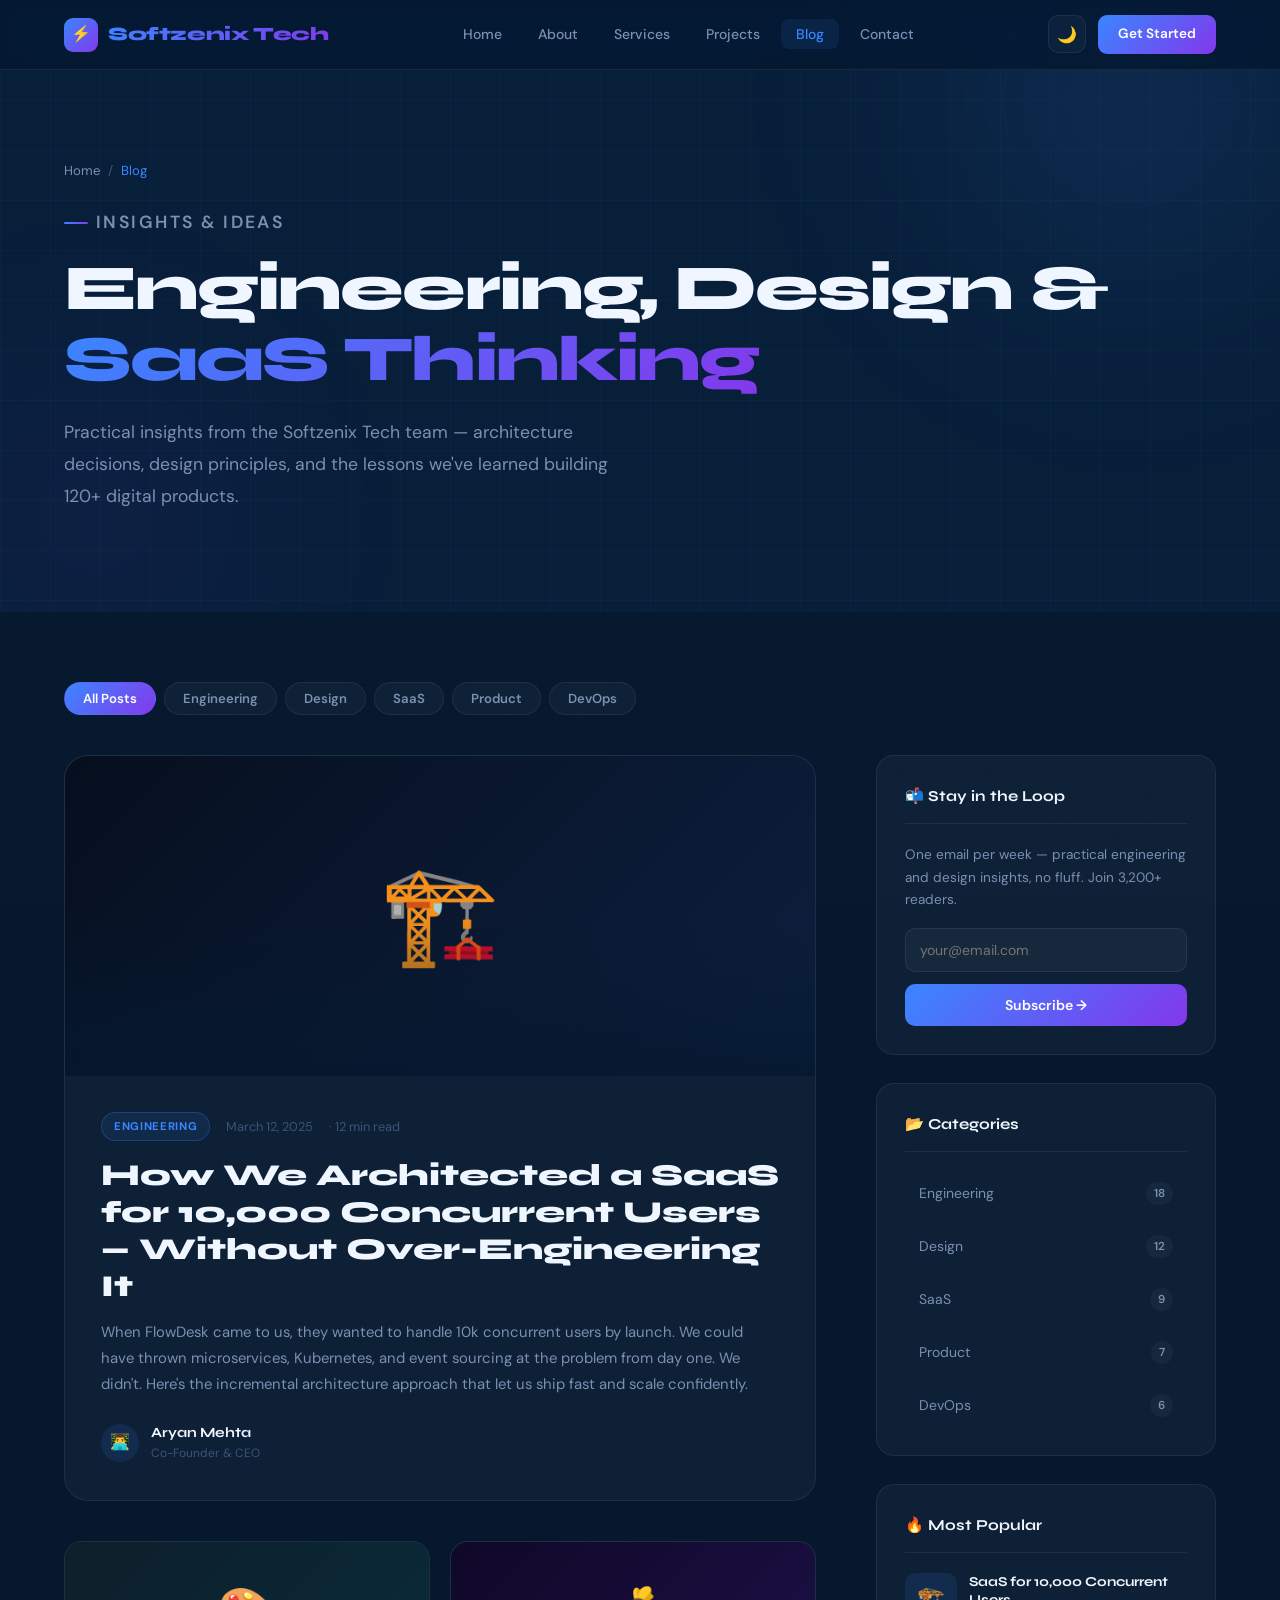
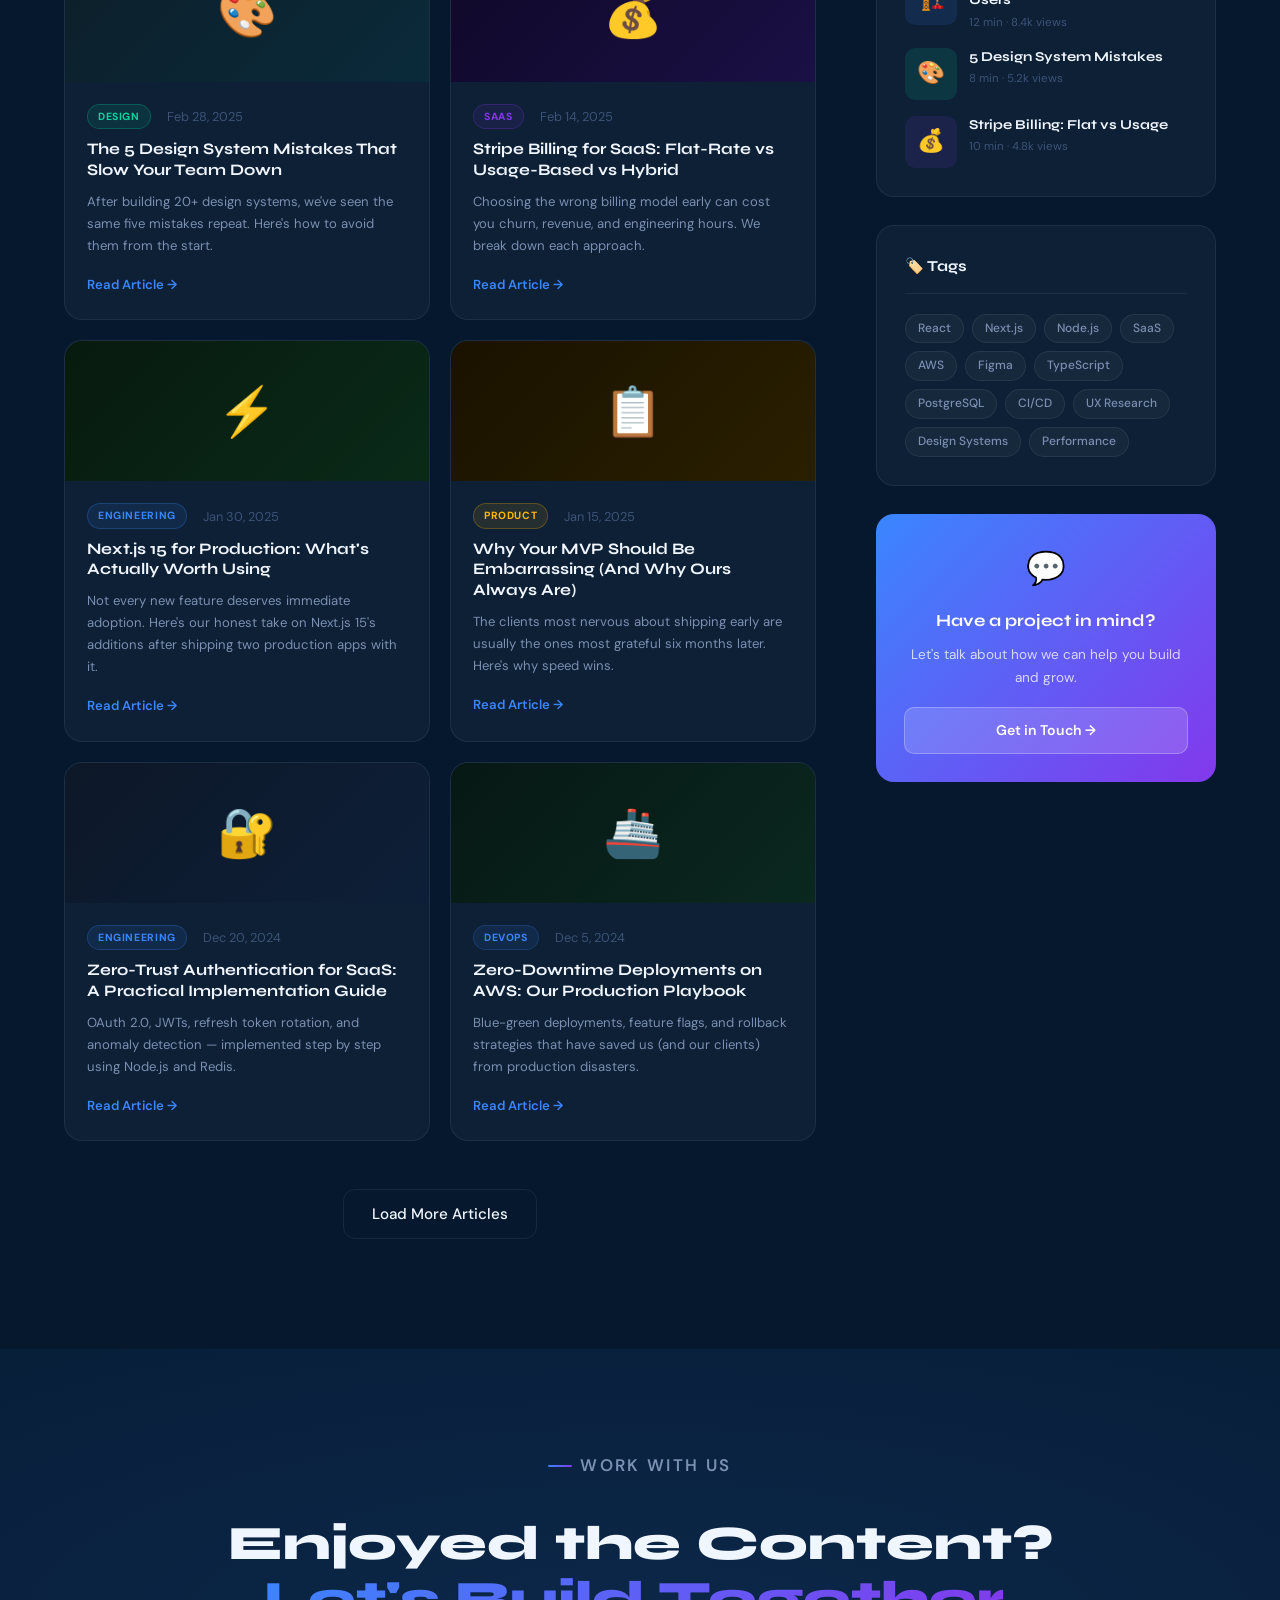
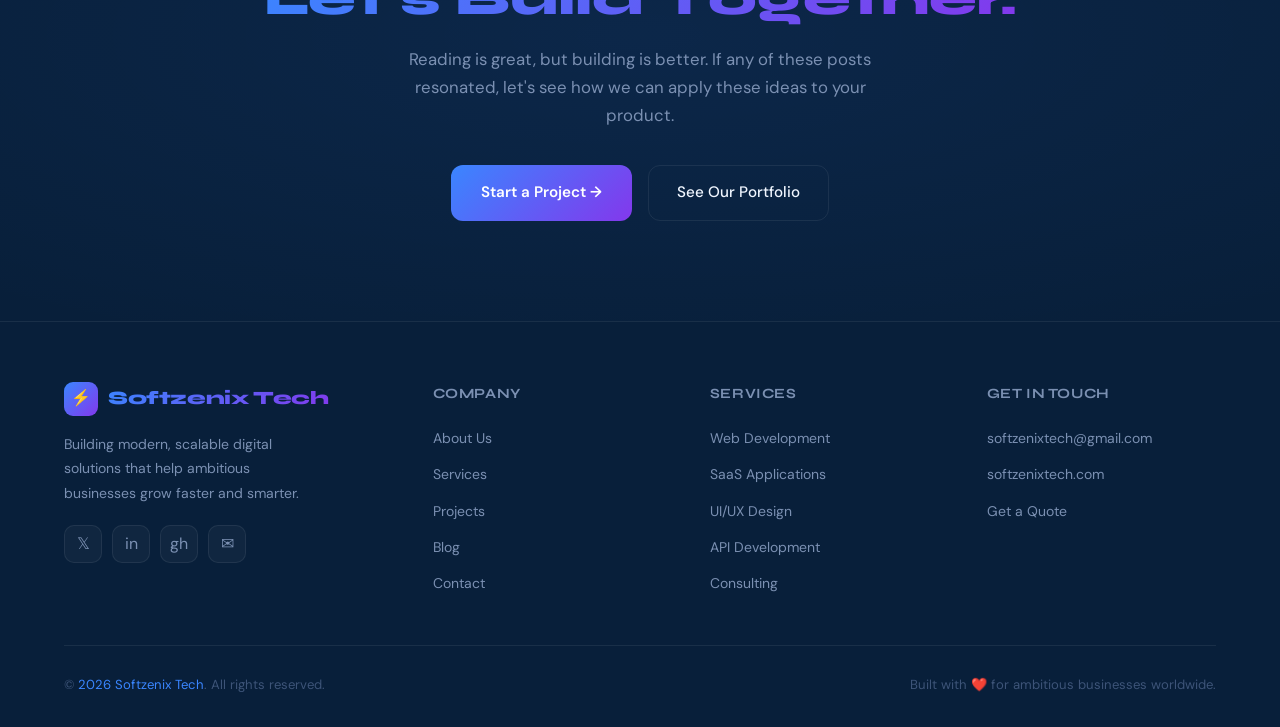
<file: blog.html>
<!DOCTYPE html>
<html lang="en">
<head>
  <meta charset="UTF-8"/>
  <meta name="viewport" content="width=device-width, initial-scale=1.0"/>
  <title>Blog | Softzenix Tech — Engineering, Design & SaaS Insights</title>
  <meta name="description" content="The Softzenix Tech blog — practical insights on web development, SaaS architecture, UI/UX design, and building digital products that grow businesses."/>
  <meta name="keywords" content="Softzenix Tech blog, web development articles, SaaS architecture, UI UX insights, software engineering blog, tech startup blog"/>
  <meta name="robots" content="index, follow"/>
  <link rel="canonical" href="https://softzenixtech.com/blog.html"/>
  <meta property="og:title" content="Blog | Softzenix Tech"/>
  <meta property="og:description" content="Engineering, design, and product insights from the Softzenix Tech team."/>
  <meta property="og:url" content="https://softzenixtech.com/blog.html"/>
  <link rel="icon" type="image/svg+xml" href="data:image/svg+xml,<svg xmlns='http://www.w3.org/2000/svg' viewBox='0 0 100 100'><defs><linearGradient id='g' x1='0%25' y1='0%25' x2='100%25' y2='100%25'><stop offset='0%25' stop-color='%233A86FF'/><stop offset='100%25' stop-color='%238338EC'/></linearGradient></defs><rect width='100' height='100' rx='20' fill='url(%23g)'/><text y='.9em' font-size='70' x='12'>⚡</text></svg>"/>
  <link rel="preconnect" href="https://fonts.googleapis.com"/>
  <link rel="preconnect" href="https://fonts.gstatic.com" crossorigin/>
  <link href="https://fonts.googleapis.com/css2?family=Syne:wght@400;600;700;800&family=DM+Sans:opsz,wght@9..40,300;9..40,400;9..40,500;9..40,600&display=swap" rel="stylesheet"/>
  <link rel="stylesheet" href="shared.css"/>
  <style>
    /* ── BLOG-SPECIFIC ── */

    /* Blog Layout */
    .blog-layout{padding:70px 0 110px;}
    .blog-grid-main{display:grid;grid-template-columns:1fr 340px;gap:60px;align-items:start;}

    /* Featured Post */
    .featured-post{background:var(--bg-card);border:1px solid var(--border);border-radius:24px;overflow:hidden;margin-bottom:40px;transition:border-color var(--dur),transform var(--dur);}
    .featured-post:hover{border-color:var(--border-glow);transform:translateY(-3px);}
    .featured-thumb{height:320px;display:flex;align-items:center;justify-content:center;font-size:6rem;position:relative;overflow:hidden;}
    .featured-thumb::after{content:'';position:absolute;inset:0;background:linear-gradient(to top,rgba(5,24,46,.8),transparent 50%);}
    .featured-post-body{padding:36px;}
    .post-meta{display:flex;align-items:center;gap:16px;margin-bottom:16px;flex-wrap:wrap;}
    .post-cat{padding:4px 12px;border-radius:99px;font-size:.7rem;font-weight:700;letter-spacing:.06em;text-transform:uppercase;}
    .post-date{font-size:.8rem;color:var(--text-faint);}
    .post-readtime{font-size:.8rem;color:var(--text-faint);}
    .featured-post-body h2{font-family:var(--font-display);font-size:clamp(1.4rem,2.5vw,1.9rem);font-weight:800;line-height:1.22;margin-bottom:14px;}
    .featured-post-body h2 a{transition:color var(--dur);}
    .featured-post-body h2 a:hover{color:var(--blue);}
    .featured-post-body p{font-size:.93rem;color:var(--text-muted);line-height:1.75;margin-bottom:24px;}
    .post-author{display:flex;align-items:center;gap:12px;}
    .post-author-avatar{width:38px;height:38px;border-radius:50%;display:grid;place-items:center;font-size:1rem;}
    .post-author-name{font-family:var(--font-display);font-size:.88rem;font-weight:700;}
    .post-author-role{font-size:.75rem;color:var(--text-faint);}

    /* Post Cards Grid */
    .posts-grid{display:grid;grid-template-columns:1fr 1fr;gap:20px;}
    .post-card{background:var(--bg-card);border:1px solid var(--border);border-radius:18px;overflow:hidden;transition:transform var(--dur),border-color var(--dur);}
    .post-card:hover{transform:translateY(-4px);border-color:var(--border-glow);}
    .post-card-thumb{height:140px;display:flex;align-items:center;justify-content:center;font-size:3rem;position:relative;overflow:hidden;}
    .post-card-body{padding:22px;}
    .post-card-body h3{font-family:var(--font-display);font-size:1rem;font-weight:700;line-height:1.3;margin-bottom:10px;}
    .post-card-body h3 a{transition:color var(--dur);}
    .post-card-body h3 a:hover{color:var(--blue);}
    .post-card-body p{font-size:.82rem;color:var(--text-muted);line-height:1.68;margin-bottom:14px;}
    .post-read-link{font-size:.82rem;font-weight:600;color:var(--blue);display:inline-flex;align-items:center;gap:4px;transition:gap var(--dur);}
    .post-read-link:hover{gap:8px;}

    /* Sidebar */
    .sidebar{display:flex;flex-direction:column;gap:28px;}
    .sidebar-widget{background:var(--bg-card);border:1px solid var(--border);border-radius:18px;padding:28px;}
    .sidebar-widget h3{font-family:var(--font-display);font-size:.95rem;font-weight:700;margin-bottom:20px;padding-bottom:14px;border-bottom:1px solid var(--border);}
    .sidebar-cats{display:flex;flex-direction:column;gap:10px;}
    .sidebar-cat{display:flex;justify-content:space-between;align-items:center;padding:10px 14px;border-radius:10px;font-size:.875rem;color:var(--text-muted);transition:background var(--dur),color var(--dur);cursor:pointer;}
    .sidebar-cat:hover{background:rgba(58,134,255,.08);color:var(--blue);}
    .sidebar-cat-count{padding:2px 8px;background:var(--input-bg);border-radius:99px;font-size:.72rem;font-weight:600;}
    .sidebar-posts{display:flex;flex-direction:column;gap:16px;}
    .sidebar-post{display:flex;gap:12px;}
    .sidebar-post-thumb{width:52px;height:52px;border-radius:10px;display:grid;place-items:center;font-size:1.4rem;flex-shrink:0;}
    .sidebar-post-title{font-family:var(--font-display);font-size:.85rem;font-weight:700;line-height:1.3;margin-bottom:4px;}
    .sidebar-post-title a:hover{color:var(--blue);}
    .sidebar-post-meta{font-size:.72rem;color:var(--text-faint);}
    .newsletter-form{display:flex;flex-direction:column;gap:12px;}
    .newsletter-form input{padding:12px 14px;background:var(--input-bg);border:1px solid var(--border);border-radius:10px;font-family:var(--font-body);font-size:.88rem;color:var(--text-primary);outline:none;transition:border-color var(--dur);}
    .newsletter-form input:focus{border-color:var(--blue);}
    .newsletter-form button{padding:12px;background:var(--grad);border-radius:10px;font-size:.88rem;font-weight:600;color:#fff;transition:opacity var(--dur);}
    .newsletter-form button:hover{opacity:.88;}
    .tag-cloud{display:flex;flex-wrap:wrap;gap:8px;}

    /* Categories tabs */
    .categories-bar{display:flex;gap:8px;flex-wrap:wrap;margin-bottom:40px;}
    .cat-pill{padding:7px 18px;border-radius:99px;font-size:.82rem;font-weight:600;background:var(--bg-card);border:1px solid var(--border);color:var(--text-muted);cursor:pointer;transition:all var(--dur);}
    .cat-pill.active,.cat-pill:hover{background:var(--grad);border-color:transparent;color:#fff;}

    /* Responsive */
    @media(max-width:1024px){.blog-grid-main{grid-template-columns:1fr;}.sidebar{order:2;}}
    @media(max-width:768px){.posts-grid{grid-template-columns:1fr;}}
  </style>
</head>
<body>

<header>
  <nav id="navbar" role="navigation" aria-label="Main navigation">
    <a href="index.html" class="nav-logo" aria-label="Softzenix Tech Home"><div class="logo-icon" aria-hidden="true">⚡</div><span>Softzenix Tech</span></a>
    <ul class="nav-links" role="menubar">
      <li><a href="index.html">Home</a></li>
      <li><a href="about.html">About</a></li>
      <li><a href="services.html">Services</a></li>
      <li><a href="projects.html">Projects</a></li>
      <li><a href="blog.html" class="active">Blog</a></li>
      <li><a href="contact.html">Contact</a></li>
    </ul>
    <div class="nav-right">
      <button class="theme-toggle" id="themeToggle" aria-label="Toggle theme">🌙</button>
      <a href="contact.html" class="nav-cta">Get Started</a>
      <button class="hamburger" id="hamburger" aria-label="Toggle mobile menu" aria-expanded="false"><span></span><span></span><span></span></button>
    </div>
  </nav>
</header>
<nav class="mobile-menu" id="mobileMenu" aria-label="Mobile navigation">
  <a href="index.html">Home</a><a href="about.html">About</a><a href="services.html">Services</a><a href="projects.html">Projects</a><a href="blog.html">Blog</a><a href="contact.html">Contact</a>
</nav>

<main>

<!-- HERO -->
<section class="page-hero" aria-label="Blog page hero">
  <div class="hero-glow glow-1" aria-hidden="true"></div>
  <div class="hero-glow glow-2" aria-hidden="true"></div>
  <div class="container page-hero-inner">
    <nav class="breadcrumb" aria-label="Breadcrumb"><a href="index.html">Home</a> / <span>Blog</span></nav>
    <p class="section-label">Insights & Ideas</p>
    <h1>Engineering, Design &<br><span class="gradient-text">SaaS Thinking</span></h1>
    <p>Practical insights from the Softzenix Tech team — architecture decisions, design principles, and the lessons we've learned building 120+ digital products.</p>
  </div>
</section>

<!-- BLOG CONTENT -->
<div class="blog-layout">
  <div class="container">

    <!-- Category Filter -->
    <div class="categories-bar" role="group" aria-label="Filter by category">
      <button class="cat-pill active">All Posts</button>
      <button class="cat-pill">Engineering</button>
      <button class="cat-pill">Design</button>
      <button class="cat-pill">SaaS</button>
      <button class="cat-pill">Product</button>
      <button class="cat-pill">DevOps</button>
    </div>

    <div class="blog-grid-main">
      <!-- Main Column -->
      <div>
        <!-- Featured Post -->
        <article class="featured-post reveal" aria-label="Featured blog post">
          <div class="featured-thumb" style="background:linear-gradient(135deg,#060f1e,#0d2040);" role="img" aria-label="SaaS architecture illustration">🏗️</div>
          <div class="featured-post-body">
            <div class="post-meta">
              <span class="post-cat pill pill-blue">Engineering</span>
              <span class="post-date">March 12, 2025</span>
              <span class="post-readtime">· 12 min read</span>
            </div>
            <h2><a href="#">How We Architected a SaaS for 10,000 Concurrent Users — Without Over-Engineering It</a></h2>
            <p>When FlowDesk came to us, they wanted to handle 10k concurrent users by launch. We could have thrown microservices, Kubernetes, and event sourcing at the problem from day one. We didn't. Here's the incremental architecture approach that let us ship fast and scale confidently.</p>
            <div class="post-author">
              <div class="post-author-avatar" style="background:rgba(58,134,255,.12);" aria-hidden="true">👨‍💻</div>
              <div><div class="post-author-name">Aryan Mehta</div><div class="post-author-role">Co-Founder & CEO</div></div>
            </div>
          </div>
        </article>

        <!-- Posts Grid -->
        <div class="posts-grid" role="list">
          <article class="post-card reveal" role="listitem">
            <div class="post-card-thumb" style="background:linear-gradient(135deg,#0d1f2a,#0a2a3a);" aria-hidden="true">🎨</div>
            <div class="post-card-body">
              <div class="post-meta" style="margin-bottom:10px;">
                <span class="post-cat pill pill-cyan" style="font-size:.65rem;padding:3px 10px;">Design</span>
                <span class="post-date">Feb 28, 2025</span>
              </div>
              <h3><a href="#">The 5 Design System Mistakes That Slow Your Team Down</a></h3>
              <p>After building 20+ design systems, we've seen the same five mistakes repeat. Here's how to avoid them from the start.</p>
              <a href="#" class="post-read-link">Read Article →</a>
            </div>
          </article>

          <article class="post-card reveal reveal-delay-1" role="listitem">
            <div class="post-card-thumb" style="background:linear-gradient(135deg,#100828,#1a1045);" aria-hidden="true">💰</div>
            <div class="post-card-body">
              <div class="post-meta" style="margin-bottom:10px;">
                <span class="post-cat pill pill-purple" style="font-size:.65rem;padding:3px 10px;">SaaS</span>
                <span class="post-date">Feb 14, 2025</span>
              </div>
              <h3><a href="#">Stripe Billing for SaaS: Flat-Rate vs Usage-Based vs Hybrid</a></h3>
              <p>Choosing the wrong billing model early can cost you churn, revenue, and engineering hours. We break down each approach.</p>
              <a href="#" class="post-read-link">Read Article →</a>
            </div>
          </article>

          <article class="post-card reveal" role="listitem">
            <div class="post-card-thumb" style="background:linear-gradient(135deg,#071a0e,#0a2a18);" aria-hidden="true">⚡</div>
            <div class="post-card-body">
              <div class="post-meta" style="margin-bottom:10px;">
                <span class="post-cat pill pill-blue" style="font-size:.65rem;padding:3px 10px;">Engineering</span>
                <span class="post-date">Jan 30, 2025</span>
              </div>
              <h3><a href="#">Next.js 15 for Production: What's Actually Worth Using</a></h3>
              <p>Not every new feature deserves immediate adoption. Here's our honest take on Next.js 15's additions after shipping two production apps with it.</p>
              <a href="#" class="post-read-link">Read Article →</a>
            </div>
          </article>

          <article class="post-card reveal reveal-delay-1" role="listitem">
            <div class="post-card-thumb" style="background:linear-gradient(135deg,#1a1200,#2a1f00);" aria-hidden="true">📋</div>
            <div class="post-card-body">
              <div class="post-meta" style="margin-bottom:10px;">
                <span class="post-cat pill pill-amber" style="font-size:.65rem;padding:3px 10px;">Product</span>
                <span class="post-date">Jan 15, 2025</span>
              </div>
              <h3><a href="#">Why Your MVP Should Be Embarrassing (And Why Ours Always Are)</a></h3>
              <p>The clients most nervous about shipping early are usually the ones most grateful six months later. Here's why speed wins.</p>
              <a href="#" class="post-read-link">Read Article →</a>
            </div>
          </article>

          <article class="post-card reveal" role="listitem">
            <div class="post-card-thumb" style="background:linear-gradient(135deg,#0d1828,#0d1f38);" aria-hidden="true">🔐</div>
            <div class="post-card-body">
              <div class="post-meta" style="margin-bottom:10px;">
                <span class="post-cat pill pill-blue" style="font-size:.65rem;padding:3px 10px;">Engineering</span>
                <span class="post-date">Dec 20, 2024</span>
              </div>
              <h3><a href="#">Zero-Trust Authentication for SaaS: A Practical Implementation Guide</a></h3>
              <p>OAuth 2.0, JWTs, refresh token rotation, and anomaly detection — implemented step by step using Node.js and Redis.</p>
              <a href="#" class="post-read-link">Read Article →</a>
            </div>
          </article>

          <article class="post-card reveal reveal-delay-1" role="listitem">
            <div class="post-card-thumb" style="background:linear-gradient(135deg,#071814,#0a2820);" aria-hidden="true">🚢</div>
            <div class="post-card-body">
              <div class="post-meta" style="margin-bottom:10px;">
                <span class="post-cat pill" style="background:rgba(58,134,255,.1);border:1px solid rgba(58,134,255,.2);color:var(--blue);font-size:.65rem;padding:3px 10px;">DevOps</span>
                <span class="post-date">Dec 5, 2024</span>
              </div>
              <h3><a href="#">Zero-Downtime Deployments on AWS: Our Production Playbook</a></h3>
              <p>Blue-green deployments, feature flags, and rollback strategies that have saved us (and our clients) from production disasters.</p>
              <a href="#" class="post-read-link">Read Article →</a>
            </div>
          </article>
        </div>

        <!-- Load More -->
        <div style="text-align:center;margin-top:48px;">
          <button class="btn-secondary" id="loadMoreBtn" onclick="this.textContent='No more posts'; this.disabled=true;" aria-label="Load more articles">Load More Articles</button>
        </div>
      </div>

      <!-- Sidebar -->
      <aside class="sidebar" aria-label="Blog sidebar">

        <!-- Newsletter -->
        <div class="sidebar-widget reveal">
          <h3>📬 Stay in the Loop</h3>
          <p style="font-size:.85rem;color:var(--text-muted);margin-bottom:16px;line-height:1.65;">One email per week — practical engineering and design insights, no fluff. Join 3,200+ readers.</p>
          <form class="newsletter-form" id="newsletterForm" novalidate aria-label="Newsletter signup">
            <input type="email" placeholder="your@email.com" required aria-label="Email address"/>
            <button type="submit">Subscribe →</button>
          </form>
        </div>

        <!-- Categories -->
        <div class="sidebar-widget reveal reveal-delay-1">
          <h3>📂 Categories</h3>
          <div class="sidebar-cats" role="list">
            <div class="sidebar-cat" role="listitem" tabindex="0">Engineering <span class="sidebar-cat-count">18</span></div>
            <div class="sidebar-cat" role="listitem" tabindex="0">Design <span class="sidebar-cat-count">12</span></div>
            <div class="sidebar-cat" role="listitem" tabindex="0">SaaS <span class="sidebar-cat-count">9</span></div>
            <div class="sidebar-cat" role="listitem" tabindex="0">Product <span class="sidebar-cat-count">7</span></div>
            <div class="sidebar-cat" role="listitem" tabindex="0">DevOps <span class="sidebar-cat-count">6</span></div>
          </div>
        </div>

        <!-- Popular Posts -->
        <div class="sidebar-widget reveal reveal-delay-2">
          <h3>🔥 Most Popular</h3>
          <div class="sidebar-posts" role="list">
            <div class="sidebar-post" role="listitem">
              <div class="sidebar-post-thumb" style="background:rgba(58,134,255,.12);" aria-hidden="true">🏗️</div>
              <div>
                <div class="sidebar-post-title"><a href="#">SaaS for 10,000 Concurrent Users</a></div>
                <div class="sidebar-post-meta">12 min · 8.4k views</div>
              </div>
            </div>
            <div class="sidebar-post" role="listitem">
              <div class="sidebar-post-thumb" style="background:rgba(6,214,160,.12);" aria-hidden="true">🎨</div>
              <div>
                <div class="sidebar-post-title"><a href="#">5 Design System Mistakes</a></div>
                <div class="sidebar-post-meta">8 min · 5.2k views</div>
              </div>
            </div>
            <div class="sidebar-post" role="listitem">
              <div class="sidebar-post-thumb" style="background:rgba(131,56,236,.12);" aria-hidden="true">💰</div>
              <div>
                <div class="sidebar-post-title"><a href="#">Stripe Billing: Flat vs Usage</a></div>
                <div class="sidebar-post-meta">10 min · 4.8k views</div>
              </div>
            </div>
          </div>
        </div>

        <!-- Tags -->
        <div class="sidebar-widget reveal reveal-delay-3">
          <h3>🏷️ Tags</h3>
          <div class="tag-cloud" role="list">
            <span class="tag" role="listitem">React</span>
            <span class="tag" role="listitem">Next.js</span>
            <span class="tag" role="listitem">Node.js</span>
            <span class="tag" role="listitem">SaaS</span>
            <span class="tag" role="listitem">AWS</span>
            <span class="tag" role="listitem">Figma</span>
            <span class="tag" role="listitem">TypeScript</span>
            <span class="tag" role="listitem">PostgreSQL</span>
            <span class="tag" role="listitem">CI/CD</span>
            <span class="tag" role="listitem">UX Research</span>
            <span class="tag" role="listitem">Design Systems</span>
            <span class="tag" role="listitem">Performance</span>
          </div>
        </div>

        <!-- CTA Card -->
        <div style="background:var(--grad);border-radius:18px;padding:28px;text-align:center;">
          <div style="font-size:2rem;margin-bottom:12px;" aria-hidden="true">💬</div>
          <div style="font-family:var(--font-display);font-size:1.05rem;font-weight:700;color:#fff;margin-bottom:10px;">Have a project in mind?</div>
          <p style="font-size:.85rem;color:rgba(255,255,255,.75);margin-bottom:18px;line-height:1.65;">Let's talk about how we can help you build and grow.</p>
          <a href="contact.html" style="display:block;padding:11px;background:rgba(255,255,255,.15);border:1px solid rgba(255,255,255,.25);border-radius:10px;font-size:.88rem;font-weight:600;color:#fff;transition:background var(--dur);" onmouseover="this.style.background='rgba(255,255,255,.25)'" onmouseout="this.style.background='rgba(255,255,255,.15)'">Get in Touch →</a>
        </div>
      </aside>
    </div>
  </div>
</div>

<!-- CTA -->
<section class="cta-section" aria-label="Call to action">
  <div class="container" style="position:relative;z-index:1;">
    <p class="section-label" style="justify-content:center;">Work With Us</p>
    <h2>Enjoyed the Content?<br><span class="gradient-text">Let's Build Together.</span></h2>
    <p>Reading is great, but building is better. If any of these posts resonated, let's see how we can apply these ideas to your product.</p>
    <div class="cta-actions">
      <a href="contact.html" class="btn-primary">Start a Project →</a>
      <a href="projects.html" class="btn-secondary">See Our Portfolio</a>
    </div>
  </div>
</section>

</main>

<footer role="contentinfo">
  <div class="container">
    <div class="footer-top">
      <div class="footer-brand">
        <a href="index.html" class="nav-logo" aria-label="Softzenix Tech"><div class="logo-icon" aria-hidden="true">⚡</div><span>Softzenix Tech</span></a>
        <p>Building modern, scalable digital solutions that help ambitious businesses grow faster and smarter.</p>
        <div class="footer-social" aria-label="Social media">
          <a href="https://twitter.com" target="_blank" rel="noopener" class="social-btn" aria-label="Twitter">𝕏</a>
          <a href="https://linkedin.com" target="_blank" rel="noopener" class="social-btn" aria-label="LinkedIn">in</a>
          <a href="https://github.com" target="_blank" rel="noopener" class="social-btn" aria-label="GitHub">gh</a>
          <a href="mailto:softzenixtech@gmail.com" class="social-btn" aria-label="Email">✉</a>
        </div>
      </div>
      <nav class="footer-col" aria-label="Company"><h4>Company</h4><ul><li><a href="about.html">About Us</a></li><li><a href="services.html">Services</a></li><li><a href="projects.html">Projects</a></li><li><a href="blog.html">Blog</a></li><li><a href="contact.html">Contact</a></li></ul></nav>
      <nav class="footer-col" aria-label="Services"><h4>Services</h4><ul><li><a href="services.html">Web Development</a></li><li><a href="services.html">SaaS Applications</a></li><li><a href="services.html">UI/UX Design</a></li><li><a href="services.html">API Development</a></li><li><a href="services.html">Consulting</a></li></ul></nav>
      <nav class="footer-col" aria-label="Contact"><h4>Get In Touch</h4><ul><li><a href="mailto:softzenixtech@gmail.com">softzenixtech@gmail.com</a></li><li><a href="https://softzenixtech.com">softzenixtech.com</a></li><li><a href="contact.html">Get a Quote</a></li></ul></nav>
    </div>
    <div class="footer-bottom">
      <p>© <span id="year"></span> <span>Softzenix Tech</span>. All rights reserved.</p>
      <p>Built with ❤️ for ambitious businesses worldwide.</p>
    </div>
  </div>
</footer>

<script src="shared.js"></script>
<script>
// Category pill filter
document.querySelectorAll('.cat-pill').forEach(p => {
  p.addEventListener('click',()=>{ document.querySelectorAll('.cat-pill').forEach(b=>b.classList.remove('active')); p.classList.add('active'); });
});
// Newsletter form
document.getElementById('newsletterForm').addEventListener('submit',e=>{
  e.preventDefault();
  const btn = e.target.querySelector('button');
  btn.textContent = '✓ Subscribed!';
  btn.style.background = 'rgba(6,214,160,.2)';
  btn.disabled = true;
  e.target.querySelector('input').disabled = true;
});
</script>
</body>
</html>
</file>
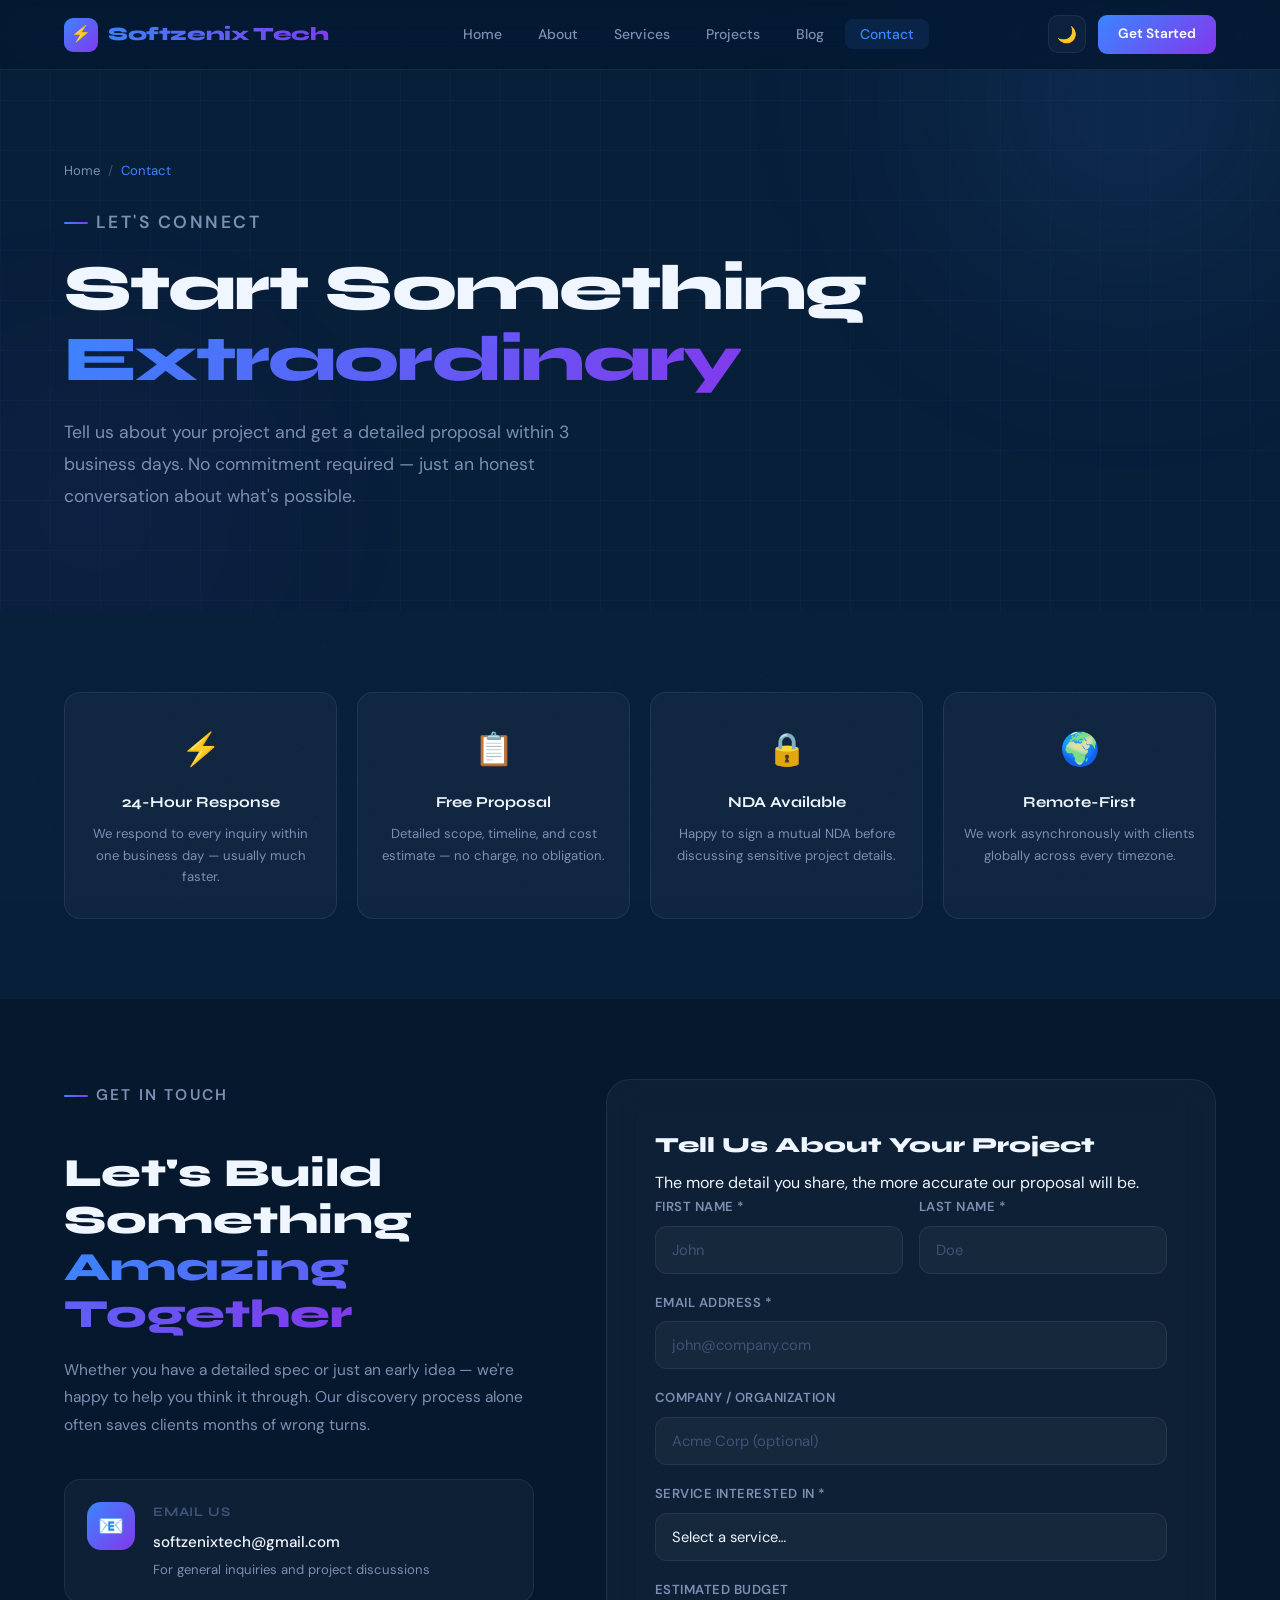
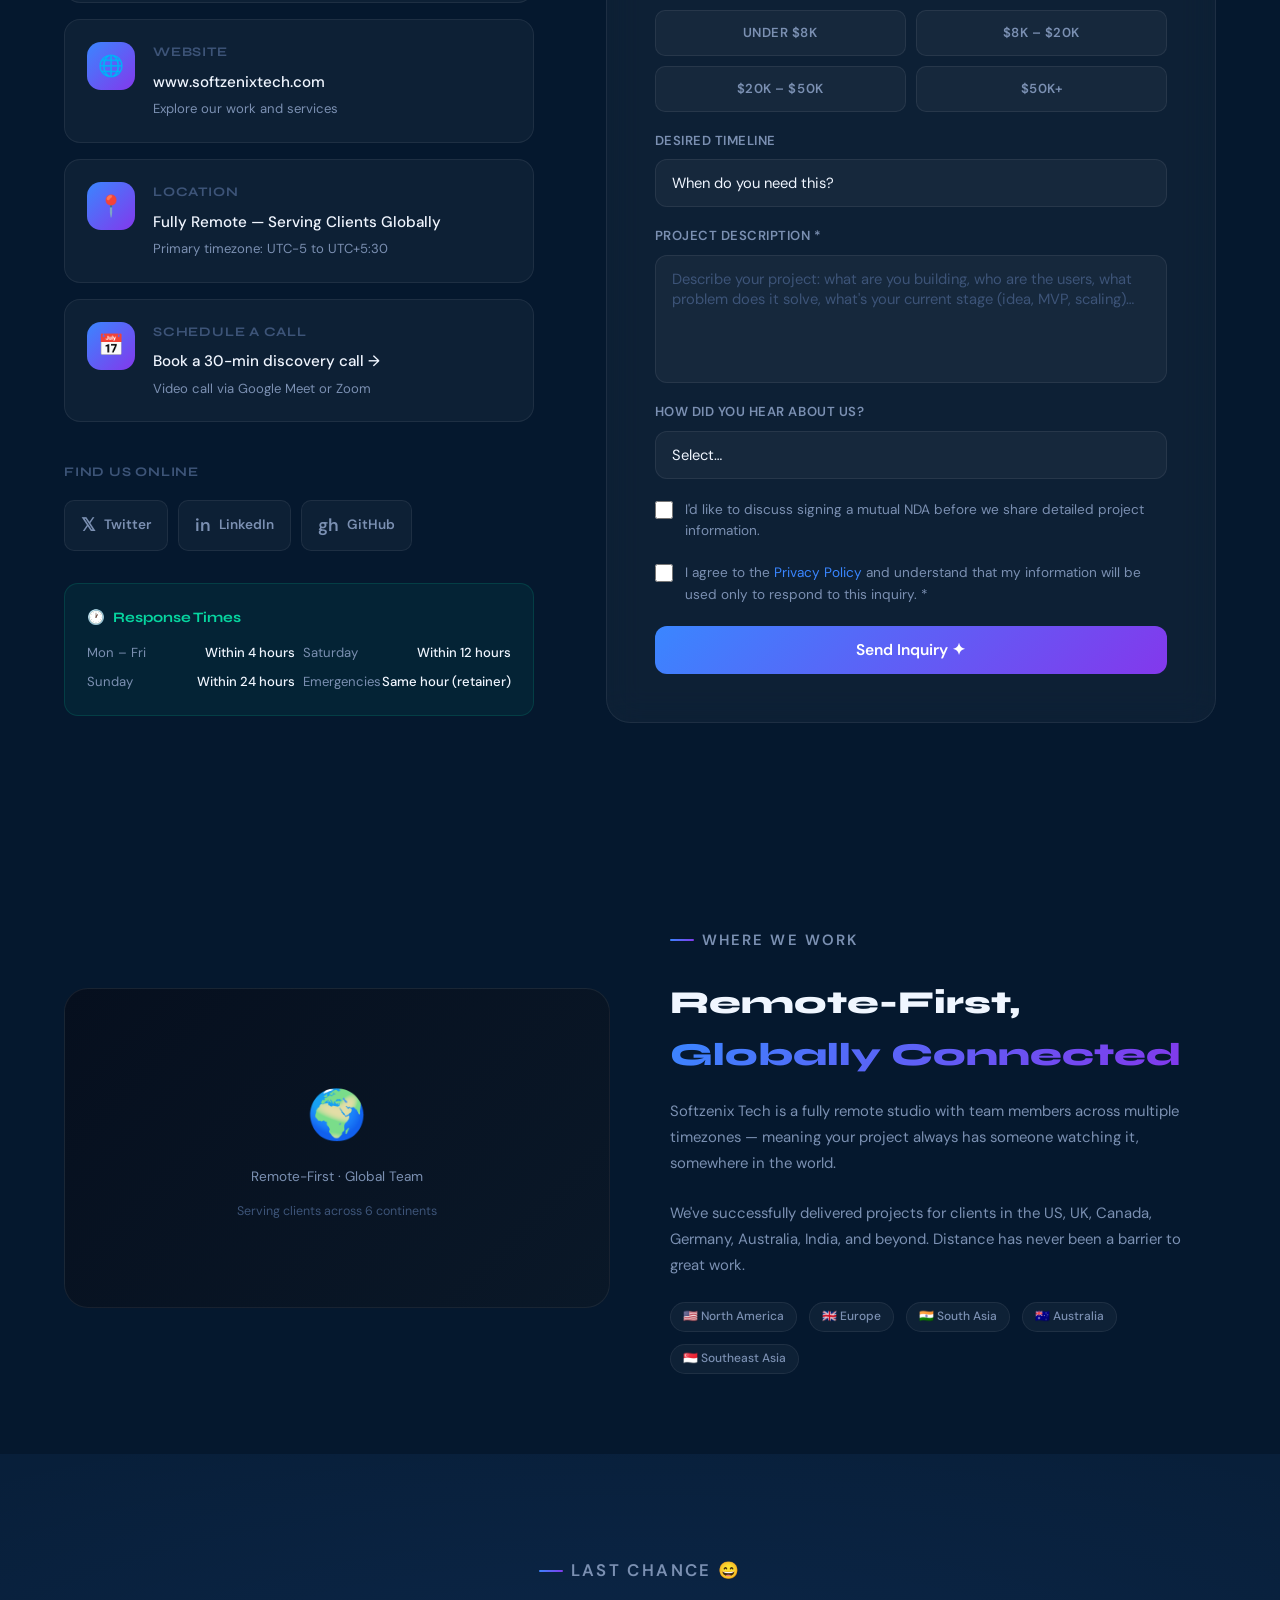
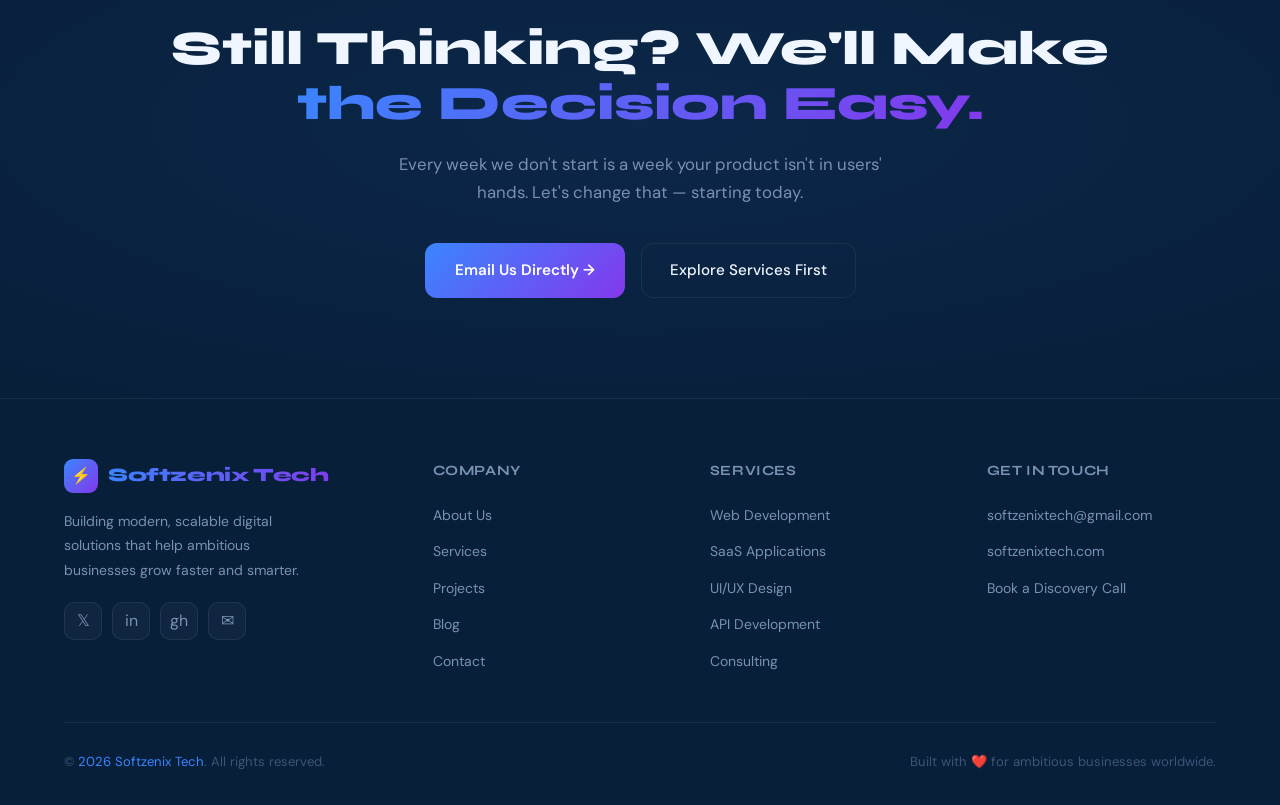
<file: contact.html>
<!DOCTYPE html>
<html lang="en">
<head>
  <meta charset="UTF-8"/>
  <meta name="viewport" content="width=device-width, initial-scale=1.0"/>
  <title>Contact | Softzenix Tech — Start Your Project</title>
  <meta name="description" content="Get in touch with Softzenix Tech. Tell us about your project and receive a detailed proposal within 3 business days. Email: softzenixtech@gmail.com"/>
  <meta name="keywords" content="contact Softzenix Tech, hire software agency, get a quote, web development quote, SaaS development contact"/>
  <meta name="robots" content="index, follow"/>
  <link rel="canonical" href="https://softzenixtech.com/contact.html"/>
  <meta property="og:title" content="Contact | Softzenix Tech"/>
  <meta property="og:description" content="Start your project with Softzenix Tech. We respond within 24 hours."/>
  <meta property="og:url" content="https://softzenixtech.com/contact.html"/>
  <link rel="icon" type="image/svg+xml" href="data:image/svg+xml,<svg xmlns='http://www.w3.org/2000/svg' viewBox='0 0 100 100'><defs><linearGradient id='g' x1='0%25' y1='0%25' x2='100%25' y2='100%25'><stop offset='0%25' stop-color='%233A86FF'/><stop offset='100%25' stop-color='%238338EC'/></linearGradient></defs><rect width='100' height='100' rx='20' fill='url(%23g)'/><text y='.9em' font-size='70' x='12'>⚡</text></svg>"/>
  <link rel="preconnect" href="https://fonts.googleapis.com"/>
  <link rel="preconnect" href="https://fonts.gstatic.com" crossorigin/>
  <link href="https://fonts.googleapis.com/css2?family=Syne:wght@400;600;700;800&family=DM+Sans:opsz,wght@9..40,300;9..40,400;9..40,500;9..40,600&display=swap" rel="stylesheet"/>
  <link rel="stylesheet" href="shared.css"/>
  <style>
    /* ── CONTACT-SPECIFIC ── */

    /* Main Contact Grid */
    .contact-section{padding:80px 0 120px;}
    .contact-outer{display:grid;grid-template-columns:1fr 1.3fr;gap:72px;align-items:start;}

    /* Left Col */
    .contact-info h2{font-family:var(--font-display);font-size:clamp(1.8rem,3.5vw,2.5rem);font-weight:800;line-height:1.18;margin-bottom:18px;}
    .contact-info>p{font-size:.97rem;color:var(--text-muted);line-height:1.78;margin-bottom:40px;}

    .contact-cards{display:flex;flex-direction:column;gap:16px;margin-bottom:40px;}
    .contact-card{display:flex;align-items:flex-start;gap:18px;padding:22px;background:var(--bg-card);border:1px solid var(--border);border-radius:16px;transition:border-color var(--dur),transform var(--dur);}
    .contact-card:hover{border-color:var(--border-glow);transform:translateX(4px);}
    .contact-card-icon{width:48px;height:48px;border-radius:14px;background:var(--grad);display:grid;place-items:center;font-size:1.3rem;flex-shrink:0;}
    .contact-card-text h4{font-family:var(--font-display);font-size:.82rem;font-weight:700;text-transform:uppercase;letter-spacing:.06em;color:var(--text-faint);margin-bottom:5px;}
    .contact-card-text a,.contact-card-text span{font-size:.95rem;font-weight:500;color:var(--text-primary);transition:color var(--dur);}
    .contact-card-text a:hover{color:var(--blue);}
    .contact-card-text p{font-size:.82rem;color:var(--text-muted);margin-top:3px;}

    /* Social links */
    .contact-socials{margin-top:0;}
    .contact-socials h4{font-family:var(--font-display);font-size:.82rem;font-weight:700;text-transform:uppercase;letter-spacing:.06em;color:var(--text-faint);margin-bottom:16px;}
    .contact-social-links{display:flex;gap:10px;}
    .contact-social-link{display:flex;align-items:center;gap:8px;padding:10px 16px;background:var(--bg-card);border:1px solid var(--border);border-radius:10px;font-size:.85rem;font-weight:600;color:var(--text-muted);transition:all var(--dur);}
    .contact-social-link:hover{border-color:var(--border-glow);color:var(--blue);background:rgba(58,134,255,.06);}
    .contact-social-link .icon{font-size:1.1rem;}

    /* Office hours */
    .office-hours{margin-top:32px;padding:22px;background:rgba(6,214,160,.06);border:1px solid rgba(6,214,160,.15);border-radius:14px;}
    .office-hours-title{display:flex;align-items:center;gap:8px;font-family:var(--font-display);font-size:.9rem;font-weight:700;margin-bottom:12px;color:var(--cyan);}
    .hours-grid{display:grid;grid-template-columns:1fr 1fr;gap:8px;}
    .hours-row{display:flex;justify-content:space-between;font-size:.82rem;color:var(--text-muted);}
    .hours-row span:last-child{color:var(--text-primary);font-weight:500;}

    /* Right Col — Form */
    .contact-form-card{background:var(--bg-card);border:1px solid var(--border);border-radius:24px;padding:48px;backdrop-filter:blur(16px);-webkit-backdrop-filter:blur(16px);}
    .contact-form-card h3{font-family:var(--font-display);font-size:1.35rem;font-weight:800;margin-bottom:6px;}
    .contact-form-card>p{font-size:.875rem;color:var(--text-muted);margin-bottom:30px;}
    .form-row{display:grid;grid-template-columns:1fr 1fr;gap:16px;}
    .budget-options{display:grid;grid-template-columns:1fr 1fr;gap:10px;margin-top:2px;}
    .budget-option{position:relative;}
    .budget-option input[type="radio"]{position:absolute;opacity:0;width:0;height:0;}
    .budget-label{display:block;padding:11px 14px;background:var(--input-bg);border:1px solid var(--border);border-radius:10px;font-size:.85rem;font-weight:500;color:var(--text-muted);cursor:pointer;text-align:center;transition:all var(--dur);}
    .budget-option input:checked+.budget-label{border-color:var(--blue);background:rgba(58,134,255,.1);color:var(--blue);}
    .budget-label:hover{border-color:var(--border-glow);}
    .form-checkbox{display:flex;align-items:flex-start;gap:12px;margin:20px 0;}
    .form-checkbox input[type="checkbox"]{width:18px;height:18px;accent-color:var(--blue);flex-shrink:0;margin-top:2px;}
    .form-checkbox label{font-size:.85rem;color:var(--text-muted);line-height:1.6;}
    .form-checkbox a{color:var(--blue);}

    /* Success state */
    .form-success{display:none;text-align:center;padding:40px 20px;}
    .form-success .success-icon{width:72px;height:72px;background:rgba(6,214,160,.12);border-radius:50%;display:grid;place-items:center;font-size:2rem;margin:0 auto 20px;}
    .form-success h3{font-family:var(--font-display);font-size:1.4rem;font-weight:800;margin-bottom:10px;}
    .form-success p{color:var(--text-muted);font-size:.93rem;line-height:1.7;max-width:340px;margin:0 auto 24px;}

    /* Why Contact section */
    .why-contact{padding:80px 0;background:var(--bg-secondary);}
    .why-contact-grid{display:grid;grid-template-columns:repeat(4,1fr);gap:20px;}
    .why-contact-item{text-align:center;padding:30px 20px;background:var(--bg-card);border:1px solid var(--border);border-radius:16px;transition:border-color var(--dur),transform var(--dur);}
    .why-contact-item:hover{border-color:var(--border-glow);transform:translateY(-4px);}
    .why-icon{font-size:2rem;margin-bottom:14px;}
    .why-contact-item h4{font-family:var(--font-display);font-size:.95rem;font-weight:700;margin-bottom:8px;}
    .why-contact-item p{font-size:.82rem;color:var(--text-muted);line-height:1.65;}

    /* Map / Location placeholder */
    .location-section{padding:80px 0;}
    .location-inner{display:grid;grid-template-columns:1fr 1fr;gap:60px;align-items:center;}
    .location-map{height:320px;border-radius:24px;background:linear-gradient(135deg,#060f1e,#0a1828);border:1px solid var(--border);display:flex;flex-direction:column;align-items:center;justify-content:center;gap:12px;color:var(--text-muted);}
    .location-map .map-icon{font-size:3rem;}
    .location-map p{font-size:.85rem;}
    .location-details h2{font-family:var(--font-display);font-size:clamp(1.5rem,2.5vw,2rem);font-weight:800;margin-bottom:16px;}
    .location-details p{color:var(--text-muted);font-size:.93rem;line-height:1.75;margin-bottom:24px;}

    /* Responsive */
    @media(max-width:1024px){.contact-outer,.location-inner{grid-template-columns:1fr;}.why-contact-grid{grid-template-columns:repeat(2,1fr);}}
    @media(max-width:768px){.why-contact-grid{grid-template-columns:1fr 1fr;}.form-row,.budget-options{grid-template-columns:1fr;}.contact-form-card{padding:28px;}}
    @media(max-width:480px){.why-contact-grid{grid-template-columns:1fr;}.contact-social-links{flex-wrap:wrap;}}
  </style>
</head>
<body>

<header>
  <nav id="navbar" role="navigation" aria-label="Main navigation">
    <a href="index.html" class="nav-logo" aria-label="Softzenix Tech Home"><div class="logo-icon" aria-hidden="true">⚡</div><span>Softzenix Tech</span></a>
    <ul class="nav-links" role="menubar">
      <li><a href="index.html">Home</a></li>
      <li><a href="about.html">About</a></li>
      <li><a href="services.html">Services</a></li>
      <li><a href="projects.html">Projects</a></li>
      <li><a href="blog.html">Blog</a></li>
      <li><a href="contact.html" class="active">Contact</a></li>
    </ul>
    <div class="nav-right">
      <button class="theme-toggle" id="themeToggle" aria-label="Toggle theme">🌙</button>
      <a href="contact.html" class="nav-cta">Get Started</a>
      <button class="hamburger" id="hamburger" aria-label="Toggle mobile menu" aria-expanded="false"><span></span><span></span><span></span></button>
    </div>
  </nav>
</header>
<nav class="mobile-menu" id="mobileMenu" aria-label="Mobile navigation">
  <a href="index.html">Home</a><a href="about.html">About</a><a href="services.html">Services</a><a href="projects.html">Projects</a><a href="blog.html">Blog</a><a href="contact.html">Contact</a>
</nav>

<main>

<!-- HERO -->
<section class="page-hero" aria-label="Contact page hero">
  <div class="hero-glow glow-1" aria-hidden="true"></div>
  <div class="hero-glow glow-2" aria-hidden="true"></div>
  <div class="container page-hero-inner">
    <nav class="breadcrumb" aria-label="Breadcrumb"><a href="index.html">Home</a> / <span>Contact</span></nav>
    <p class="section-label">Let's Connect</p>
    <h1>Start Something<br><span class="gradient-text">Extraordinary</span></h1>
    <p>Tell us about your project and get a detailed proposal within 3 business days. No commitment required — just an honest conversation about what's possible.</p>
  </div>
</section>

<!-- WHY CONTACT -->
<div class="why-contact" aria-label="Why work with us">
  <div class="container">
    <div class="why-contact-grid">
      <div class="why-contact-item reveal">
        <div class="why-icon" aria-hidden="true">⚡</div>
        <h4>24-Hour Response</h4>
        <p>We respond to every inquiry within one business day — usually much faster.</p>
      </div>
      <div class="why-contact-item reveal reveal-delay-1">
        <div class="why-icon" aria-hidden="true">📋</div>
        <h4>Free Proposal</h4>
        <p>Detailed scope, timeline, and cost estimate — no charge, no obligation.</p>
      </div>
      <div class="why-contact-item reveal reveal-delay-2">
        <div class="why-icon" aria-hidden="true">🔒</div>
        <h4>NDA Available</h4>
        <p>Happy to sign a mutual NDA before discussing sensitive project details.</p>
      </div>
      <div class="why-contact-item reveal reveal-delay-3">
        <div class="why-icon" aria-hidden="true">🌍</div>
        <h4>Remote-First</h4>
        <p>We work asynchronously with clients globally across every timezone.</p>
      </div>
    </div>
  </div>
</div>

<!-- MAIN CONTACT -->
<section class="contact-section" aria-label="Contact form and information">
  <div class="container">
    <div class="contact-outer">

      <!-- Info -->
      <div class="contact-info reveal">
        <p class="section-label">Get In Touch</p>
        <h2>Let's Build Something <span class="gradient-text">Amazing Together</span></h2>
        <p>Whether you have a detailed spec or just an early idea — we're happy to help you think it through. Our discovery process alone often saves clients months of wrong turns.</p>

        <div class="contact-cards">
          <div class="contact-card">
            <div class="contact-card-icon" aria-hidden="true">📧</div>
            <div class="contact-card-text">
              <h4>Email Us</h4>
              <a href="mailto:softzenixtech@gmail.com">softzenixtech@gmail.com</a>
              <p>For general inquiries and project discussions</p>
            </div>
          </div>
          <div class="contact-card">
            <div class="contact-card-icon" aria-hidden="true">🌐</div>
            <div class="contact-card-text">
              <h4>Website</h4>
              <a href="https://softzenixtech.com" target="_blank" rel="noopener">www.softzenixtech.com</a>
              <p>Explore our work and services</p>
            </div>
          </div>
          <div class="contact-card">
            <div class="contact-card-icon" aria-hidden="true">📍</div>
            <div class="contact-card-text">
              <h4>Location</h4>
              <span>Fully Remote — Serving Clients Globally</span>
              <p>Primary timezone: UTC-5 to UTC+5:30</p>
            </div>
          </div>
          <div class="contact-card">
            <div class="contact-card-icon" aria-hidden="true">📅</div>
            <div class="contact-card-text">
              <h4>Schedule a Call</h4>
              <a href="#">Book a 30-min discovery call →</a>
              <p>Video call via Google Meet or Zoom</p>
            </div>
          </div>
        </div>

        <div class="contact-socials">
          <h4>Find Us Online</h4>
          <div class="contact-social-links">
            <a href="https://twitter.com" target="_blank" rel="noopener" class="contact-social-link" aria-label="Follow on Twitter"><span class="icon">𝕏</span> Twitter</a>
            <a href="https://linkedin.com" target="_blank" rel="noopener" class="contact-social-link" aria-label="Connect on LinkedIn"><span class="icon">in</span> LinkedIn</a>
            <a href="https://github.com" target="_blank" rel="noopener" class="contact-social-link" aria-label="View GitHub"><span class="icon">gh</span> GitHub</a>
          </div>
        </div>

        <div class="office-hours" aria-label="Office hours">
          <div class="office-hours-title"><span aria-hidden="true">🕐</span> Response Times</div>
          <div class="hours-grid">
            <div class="hours-row"><span>Mon – Fri</span><span>Within 4 hours</span></div>
            <div class="hours-row"><span>Saturday</span><span>Within 12 hours</span></div>
            <div class="hours-row"><span>Sunday</span><span>Within 24 hours</span></div>
            <div class="hours-row"><span>Emergencies</span><span>Same hour (retainer)</span></div>
          </div>
        </div>
      </div>

      <!-- Form -->
      <div class="contact-form-card reveal reveal-delay-1">
        <form id="contactForm" novalidate aria-label="Project inquiry form">
          <h3>Tell Us About Your Project</h3>
          <p>The more detail you share, the more accurate our proposal will be.</p>

          <div class="form-row">
            <div class="form-group">
              <label for="firstName">First Name *</label>
              <input type="text" id="firstName" name="firstName" placeholder="John" required autocomplete="given-name"/>
            </div>
            <div class="form-group">
              <label for="lastName">Last Name *</label>
              <input type="text" id="lastName" name="lastName" placeholder="Doe" required autocomplete="family-name"/>
            </div>
          </div>

          <div class="form-group">
            <label for="email">Email Address *</label>
            <input type="email" id="email" name="email" placeholder="john@company.com" required autocomplete="email"/>
          </div>

          <div class="form-group">
            <label for="company">Company / Organization</label>
            <input type="text" id="company" name="company" placeholder="Acme Corp (optional)" autocomplete="organization"/>
          </div>

          <div class="form-group">
            <label for="service">Service Interested In *</label>
            <select id="service" name="service" required>
              <option value="" disabled selected>Select a service…</option>
              <option value="web">Web Development</option>
              <option value="saas">SaaS Application</option>
              <option value="ui">UI/UX Design</option>
              <option value="api">API / Backend Development</option>
              <option value="consulting">Tech Consulting</option>
              <option value="multiple">Multiple Services</option>
              <option value="other">Not Sure Yet</option>
            </select>
          </div>

          <div class="form-group">
            <label>Estimated Budget</label>
            <div class="budget-options" role="group" aria-label="Budget range options">
              <div class="budget-option">
                <input type="radio" name="budget" id="b1" value="<8k"/>
                <label for="b1" class="budget-label">Under $8k</label>
              </div>
              <div class="budget-option">
                <input type="radio" name="budget" id="b2" value="8k-20k"/>
                <label for="b2" class="budget-label">$8k – $20k</label>
              </div>
              <div class="budget-option">
                <input type="radio" name="budget" id="b3" value="20k-50k"/>
                <label for="b3" class="budget-label">$20k – $50k</label>
              </div>
              <div class="budget-option">
                <input type="radio" name="budget" id="b4" value="50k+"/>
                <label for="b4" class="budget-label">$50k+</label>
              </div>
            </div>
          </div>

          <div class="form-group">
            <label for="timeline">Desired Timeline</label>
            <select id="timeline" name="timeline">
              <option value="" disabled selected>When do you need this?</option>
              <option value="asap">ASAP — within 1 month</option>
              <option value="1-3months">1 – 3 months</option>
              <option value="3-6months">3 – 6 months</option>
              <option value="flexible">Flexible / Not sure yet</option>
            </select>
          </div>

          <div class="form-group">
            <label for="message">Project Description *</label>
            <textarea id="message" name="message" rows="5" placeholder="Describe your project: what are you building, who are the users, what problem does it solve, what's your current stage (idea, MVP, scaling)…" required></textarea>
          </div>

          <div class="form-group">
            <label for="source">How Did You Hear About Us?</label>
            <select id="source" name="source">
              <option value="" disabled selected>Select…</option>
              <option>Google Search</option>
              <option>LinkedIn</option>
              <option>Twitter / X</option>
              <option>Referral from a friend / colleague</option>
              <option>Previous client</option>
              <option>Other</option>
            </select>
          </div>

          <div class="form-checkbox">
            <input type="checkbox" id="nda" name="nda"/>
            <label for="nda">I'd like to discuss signing a mutual NDA before we share detailed project information.</label>
          </div>

          <div class="form-checkbox">
            <input type="checkbox" id="agree" name="agree" required/>
            <label for="agree">I agree to the <a href="#">Privacy Policy</a> and understand that my information will be used only to respond to this inquiry. *</label>
          </div>

          <button type="submit" class="form-submit" aria-label="Send project inquiry">
            Send Inquiry ✦
          </button>
        </form>

        <!-- Success -->
        <div class="form-success" id="formSuccess" aria-live="polite">
          <div class="success-icon" aria-hidden="true">✅</div>
          <h3>Message Received!</h3>
          <p>Thank you for reaching out. Our team will review your inquiry and get back to you within 24 hours — usually much sooner.</p>
          <a href="projects.html" class="btn-secondary" style="display:inline-flex;">Explore Our Work While You Wait</a>
        </div>
      </div>

    </div>
  </div>
</section>

<!-- LOCATION -->
<section class="location-section" aria-label="Location">
  <div class="container">
    <div class="location-inner">
      <div class="location-map reveal" role="img" aria-label="Remote-first global team illustration">
        <div class="map-icon" aria-hidden="true">🌍</div>
        <p>Remote-First · Global Team</p>
        <p style="font-size:.78rem;color:var(--text-faint);">Serving clients across 6 continents</p>
      </div>
      <div class="location-details reveal reveal-delay-1">
        <p class="section-label">Where We Work</p>
        <h2>Remote-First, <span class="gradient-text">Globally Connected</span></h2>
        <p>Softzenix Tech is a fully remote studio with team members across multiple timezones — meaning your project always has someone watching it, somewhere in the world.</p>
        <p>We've successfully delivered projects for clients in the US, UK, Canada, Germany, Australia, India, and beyond. Distance has never been a barrier to great work.</p>
        <div style="display:flex;gap:12px;flex-wrap:wrap;margin-top:8px;">
          <span class="tag">🇺🇸 North America</span>
          <span class="tag">🇬🇧 Europe</span>
          <span class="tag">🇮🇳 South Asia</span>
          <span class="tag">🇦🇺 Australia</span>
          <span class="tag">🇸🇬 Southeast Asia</span>
        </div>
      </div>
    </div>
  </div>
</section>

<!-- FINAL CTA -->
<section class="cta-section" aria-label="Final call to action">
  <div class="container" style="position:relative;z-index:1;">
    <p class="section-label" style="justify-content:center;">Last Chance 😄</p>
    <h2>Still Thinking? We'll Make<br><span class="gradient-text">the Decision Easy.</span></h2>
    <p>Every week we don't start is a week your product isn't in users' hands. Let's change that — starting today.</p>
    <div class="cta-actions">
      <a href="mailto:softzenixtech@gmail.com" class="btn-primary">Email Us Directly →</a>
      <a href="services.html" class="btn-secondary">Explore Services First</a>
    </div>
  </div>
</section>

</main>

<footer role="contentinfo">
  <div class="container">
    <div class="footer-top">
      <div class="footer-brand">
        <a href="index.html" class="nav-logo" aria-label="Softzenix Tech"><div class="logo-icon" aria-hidden="true">⚡</div><span>Softzenix Tech</span></a>
        <p>Building modern, scalable digital solutions that help ambitious businesses grow faster and smarter.</p>
        <div class="footer-social" aria-label="Social media">
          <a href="https://twitter.com" target="_blank" rel="noopener" class="social-btn" aria-label="Twitter">𝕏</a>
          <a href="https://linkedin.com" target="_blank" rel="noopener" class="social-btn" aria-label="LinkedIn">in</a>
          <a href="https://github.com" target="_blank" rel="noopener" class="social-btn" aria-label="GitHub">gh</a>
          <a href="mailto:softzenixtech@gmail.com" class="social-btn" aria-label="Email">✉</a>
        </div>
      </div>
      <nav class="footer-col" aria-label="Company"><h4>Company</h4><ul><li><a href="about.html">About Us</a></li><li><a href="services.html">Services</a></li><li><a href="projects.html">Projects</a></li><li><a href="blog.html">Blog</a></li><li><a href="contact.html">Contact</a></li></ul></nav>
      <nav class="footer-col" aria-label="Services"><h4>Services</h4><ul><li><a href="services.html">Web Development</a></li><li><a href="services.html">SaaS Applications</a></li><li><a href="services.html">UI/UX Design</a></li><li><a href="services.html">API Development</a></li><li><a href="services.html">Consulting</a></li></ul></nav>
      <nav class="footer-col" aria-label="Contact"><h4>Get In Touch</h4><ul><li><a href="mailto:softzenixtech@gmail.com">softzenixtech@gmail.com</a></li><li><a href="https://softzenixtech.com">softzenixtech.com</a></li><li><a href="#">Book a Discovery Call</a></li></ul></nav>
    </div>
    <div class="footer-bottom">
      <p>© <span id="year"></span> <span>Softzenix Tech</span>. All rights reserved.</p>
      <p>Built with ❤️ for ambitious businesses worldwide.</p>
    </div>
  </div>
</footer>

<script src="shared.js"></script>
<script>
document.getElementById('contactForm').addEventListener('submit', e => {
  e.preventDefault();
  const firstName = document.getElementById('firstName').value.trim();
  const email     = document.getElementById('email').value.trim();
  const message   = document.getElementById('message').value.trim();
  const agree     = document.getElementById('agree').checked;
  const emailReg  = /^[^\s@]+@[^\s@]+\.[^\s@]+$/;

  if(!firstName || !email || !message){ alert('Please fill in all required fields (*).'); return; }
  if(!emailReg.test(email)){ alert('Please enter a valid email address.'); return; }
  if(!agree){ alert('Please agree to the Privacy Policy to continue.'); return; }

  const btn = e.target.querySelector('.form-submit');
  const originalText = btn.textContent;
  btn.textContent = 'Sending…';
  btn.disabled = true;

  setTimeout(() => {
    document.getElementById('contactForm').style.display = 'none';
    document.getElementById('formSuccess').style.display = 'block';
  }, 1400);
});
</script>
</body>
</html>
</file>
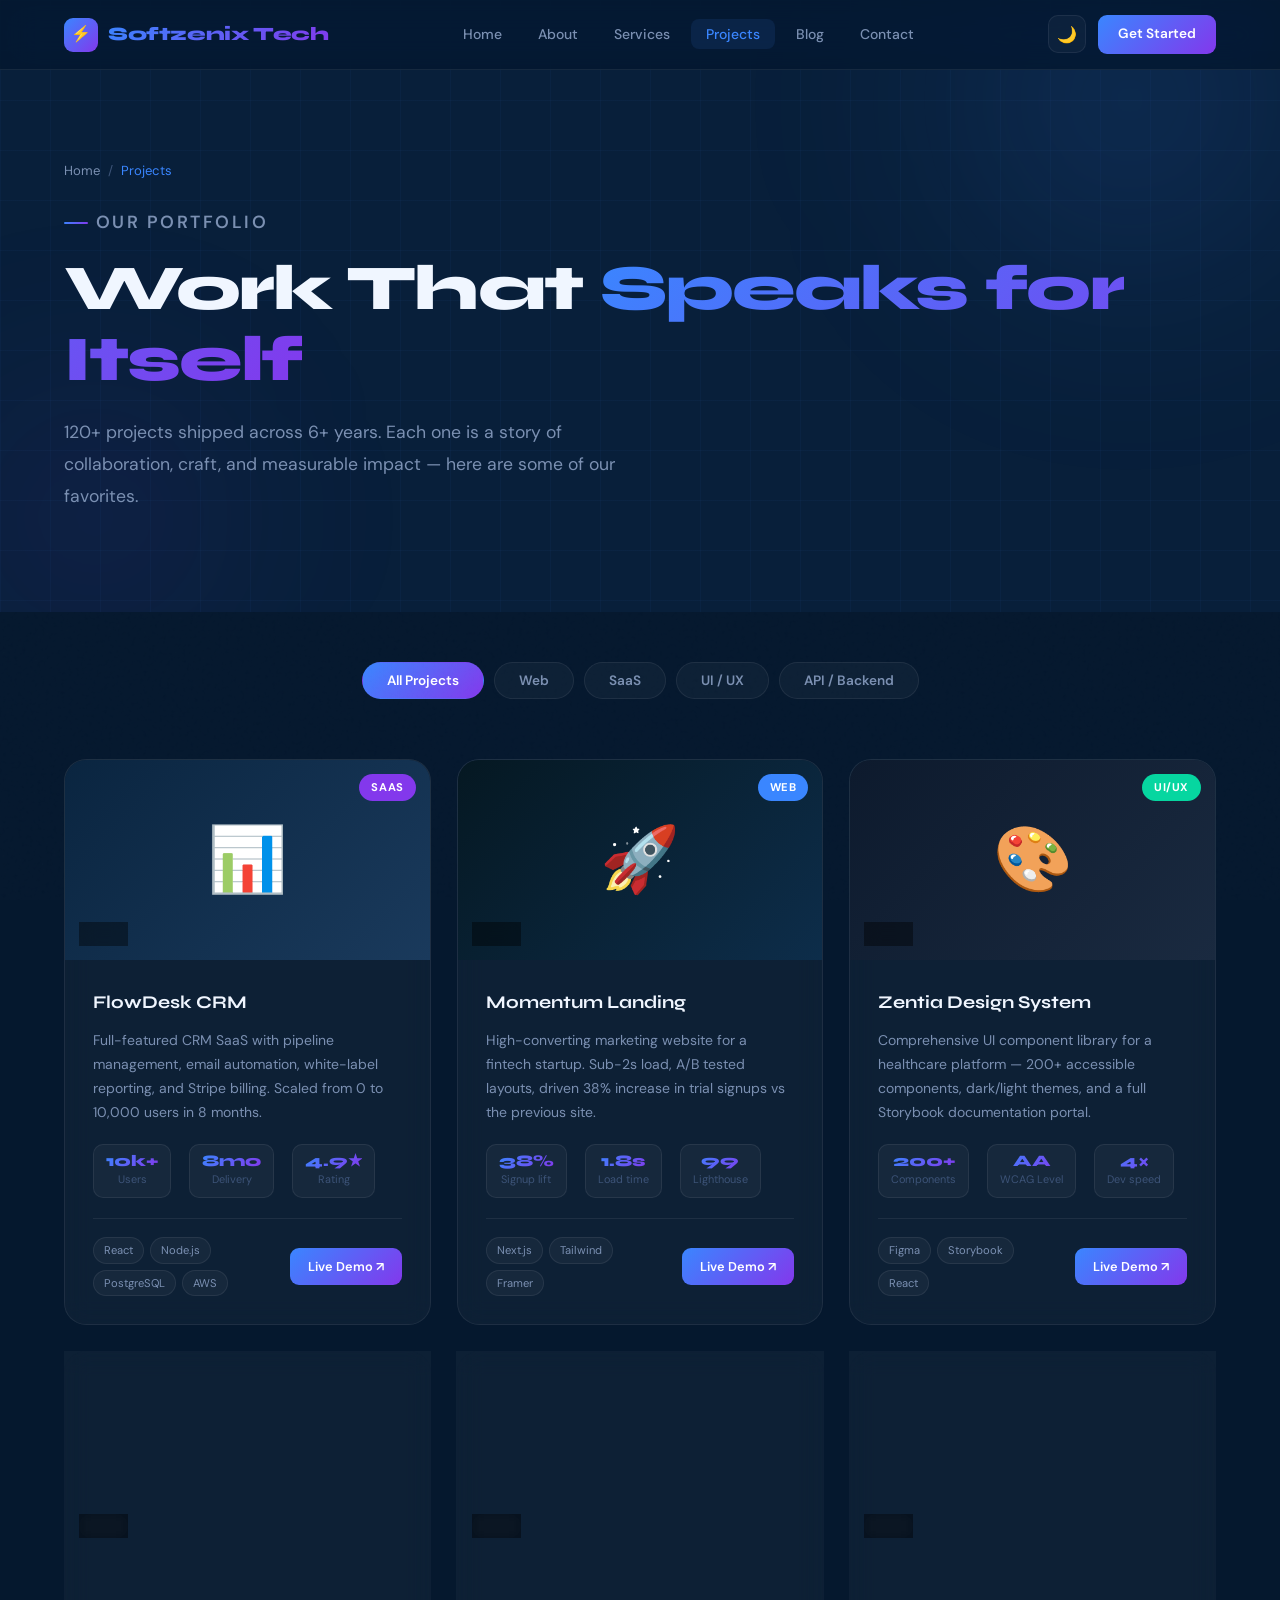
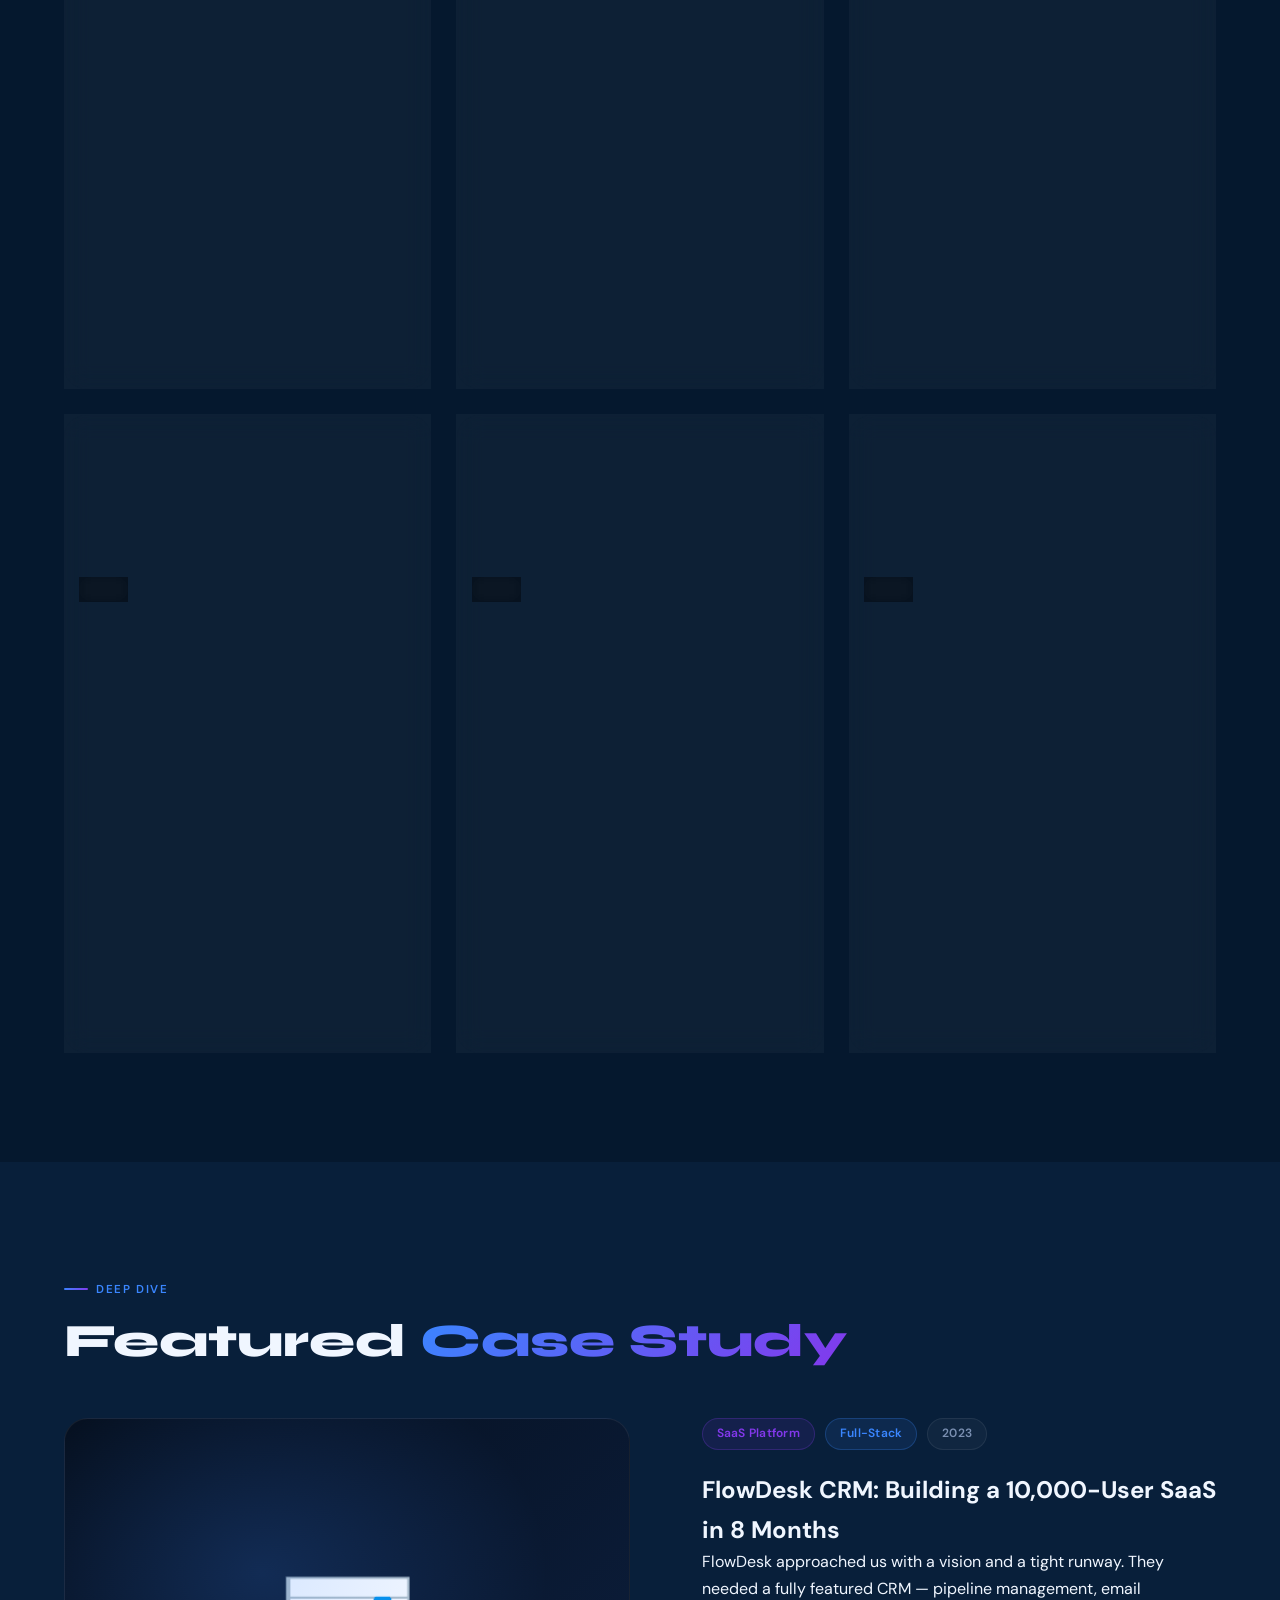
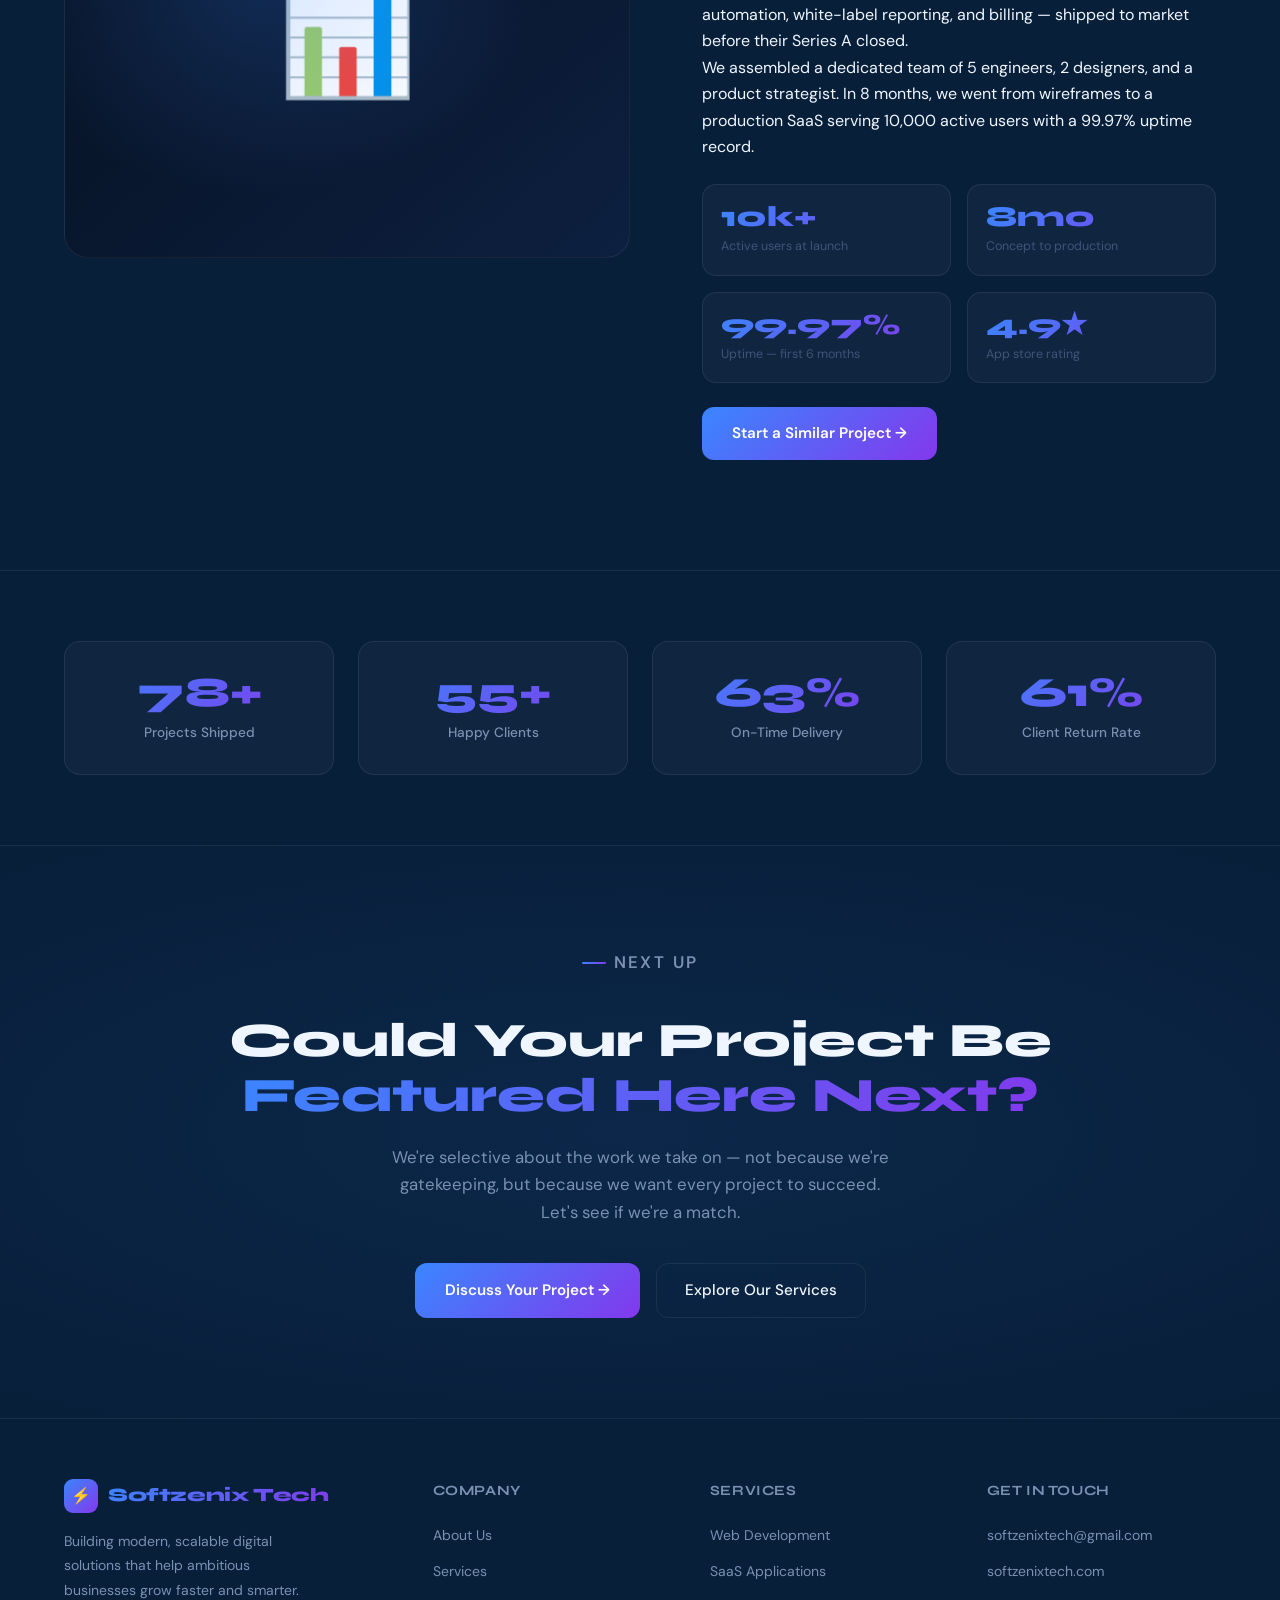
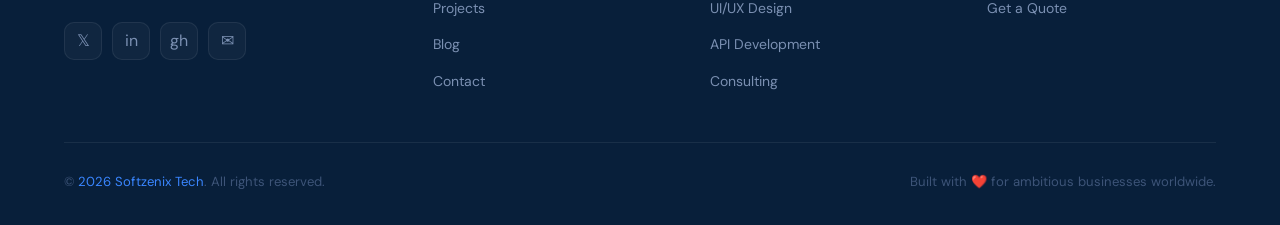
<file: projects.html>
<!DOCTYPE html>
<html lang="en">
<head>
  <meta charset="UTF-8"/>
  <meta name="viewport" content="width=device-width, initial-scale=1.0"/>
  <title>Projects | Softzenix Tech — Portfolio & Case Studies</title>
  <meta name="description" content="Browse Softzenix Tech's portfolio of web applications, SaaS platforms, and UI/UX design projects. Real case studies with measurable results."/>
  <meta name="keywords" content="Softzenix Tech projects, portfolio, case studies, web app examples, SaaS development portfolio, UI UX design work"/>
  <meta name="robots" content="index, follow"/>
  <link rel="canonical" href="https://softzenixtech.com/projects.html"/>
  <meta property="og:title" content="Projects | Softzenix Tech Portfolio"/>
  <meta property="og:description" content="Real projects, measurable results — explore our portfolio of web apps, SaaS platforms, and design systems."/>
  <meta property="og:url" content="https://softzenixtech.com/projects.html"/>
  <link rel="icon" type="image/svg+xml" href="data:image/svg+xml,<svg xmlns='http://www.w3.org/2000/svg' viewBox='0 0 100 100'><defs><linearGradient id='g' x1='0%25' y1='0%25' x2='100%25' y2='100%25'><stop offset='0%25' stop-color='%233A86FF'/><stop offset='100%25' stop-color='%238338EC'/></linearGradient></defs><rect width='100' height='100' rx='20' fill='url(%23g)'/><text y='.9em' font-size='70' x='12'>⚡</text></svg>"/>
  <link rel="preconnect" href="https://fonts.googleapis.com"/>
  <link rel="preconnect" href="https://fonts.gstatic.com" crossorigin/>
  <link href="https://fonts.googleapis.com/css2?family=Syne:wght@400;600;700;800&family=DM+Sans:opsz,wght@9..40,300;9..40,400;9..40,500;9..40,600&display=swap" rel="stylesheet"/>
  <link rel="stylesheet" href="shared.css"/>
  <style>
    /* ── PROJECTS-SPECIFIC ── */

    /* Filter Bar */
    .filter-section{padding:50px 0 0;}
    .filter-bar{display:flex;justify-content:center;gap:10px;flex-wrap:wrap;margin-bottom:0;}
    .filter-btn{padding:9px 24px;border-radius:99px;font-size:.85rem;font-weight:600;background:var(--bg-card);border:1px solid var(--border);color:var(--text-muted);transition:all var(--dur);}
    .filter-btn:hover,.filter-btn.active{background:var(--grad);border-color:transparent;color:#fff;}

    /* Grid */
    .projects-section{padding:60px 0 110px;}
    .projects-grid{display:grid;grid-template-columns:repeat(3,1fr);gap:26px;}
    .project-card{background:var(--bg-card);border:1px solid var(--border);border-radius:22px;overflow:hidden;backdrop-filter:blur(12px);-webkit-backdrop-filter:blur(12px);transition:transform var(--dur),border-color var(--dur),box-shadow var(--dur);display:flex;flex-direction:column;}
    .project-card:hover{transform:translateY(-7px);border-color:var(--border-glow);box-shadow:var(--shadow);}
    .project-card.hidden{display:none;}

    .project-thumb{height:200px;position:relative;overflow:hidden;display:flex;align-items:center;justify-content:center;}
    .project-thumb-inner{width:100%;height:100%;display:flex;align-items:center;justify-content:center;font-size:4rem;transition:transform .5s var(--ease);}
    .project-card:hover .project-thumb-inner{transform:scale(1.1);}
    .project-cat-badge{position:absolute;top:14px;right:14px;padding:4px 12px;border-radius:99px;font-size:.7rem;font-weight:700;letter-spacing:.05em;text-transform:uppercase;color:#fff;}
    .project-year{position:absolute;bottom:14px;left:14px;padding:3px 10px;border-radius:99px;font-size:.7rem;font-weight:600;background:rgba(0,0,0,.4);color:rgba(255,255,255,.7);backdrop-filter:blur(8px);}

    .project-body{padding:28px;flex:1;display:flex;flex-direction:column;}
    .project-body h3{font-family:var(--font-display);font-size:1.12rem;font-weight:700;margin-bottom:10px;}
    .project-body p{font-size:.875rem;color:var(--text-muted);line-height:1.72;flex:1;margin-bottom:20px;}
    .project-metrics{display:flex;gap:18px;margin-bottom:20px;flex-wrap:wrap;}
    .metric-chip{background:var(--input-bg);border:1px solid var(--border);border-radius:10px;padding:8px 12px;text-align:center;}
    .metric-chip .m-val{font-family:var(--font-display);font-size:1rem;font-weight:800;background:var(--grad-text);-webkit-background-clip:text;-webkit-text-fill-color:transparent;background-clip:text;line-height:1;}
    .metric-chip .m-lbl{font-size:.68rem;color:var(--text-faint);margin-top:2px;}
    .project-footer{display:flex;align-items:center;justify-content:space-between;gap:10px;border-top:1px solid var(--border);padding-top:18px;}
    .project-tech{display:flex;gap:6px;flex-wrap:wrap;}
    .tech-dot{padding:3px 10px;background:var(--input-bg);border:1px solid var(--border);border-radius:99px;font-size:.7rem;color:var(--text-muted);}
    .btn-demo{display:inline-flex;align-items:center;gap:6px;padding:8px 18px;background:var(--grad);border-radius:9px;font-size:.8rem;font-weight:600;color:#fff;white-space:nowrap;flex-shrink:0;transition:opacity var(--dur),transform var(--dur);}
    .btn-demo:hover{opacity:.85;transform:translateY(-1px);}

    /* Featured Case Study */
    .case-study-section{padding:110px 0;background:var(--bg-secondary);}
    .case-study-inner{display:grid;grid-template-columns:1.1fr 1fr;gap:72px;align-items:start;}
    .case-study-thumb{border-radius:24px;height:440px;display:flex;align-items:center;justify-content:center;font-size:7rem;border:1px solid var(--border);position:relative;overflow:hidden;}
    .case-study-thumb::before{content:'';position:absolute;inset:0;background:radial-gradient(ellipse at 35% 35%,rgba(58,134,255,.2),transparent 55%);}
    .cs-bg-1{background:linear-gradient(140deg,#050f1e,#0d2040);}
    .cs-meta{display:flex;gap:10px;flex-wrap:wrap;margin-bottom:20px;}
    .case-study-text h2{font-family:var(--font-display);font-size:clamp(1.6rem,2.8vw,2.2rem);font-weight:800;line-height:1.2;margin-bottom:16px;}
    .case-study-text p{font-size:.95rem;color:var(--text-muted);line-height:1.78;margin-bottom:20px;}
    .cs-metrics{display:grid;grid-template-columns:repeat(2,1fr);gap:16px;margin:24px 0;}
    .cs-metric{background:var(--bg-card);border:1px solid var(--border);border-radius:14px;padding:18px;}
    .cs-metric .val{font-family:var(--font-display);font-size:1.8rem;font-weight:800;background:var(--grad-text);-webkit-background-clip:text;-webkit-text-fill-color:transparent;background-clip:text;line-height:1;margin-bottom:4px;}
    .cs-metric .lbl{font-size:.78rem;color:var(--text-faint);}

    /* No results */
    .no-results{text-align:center;padding:80px 20px;color:var(--text-muted);display:none;}
    .no-results.show{display:block;}

    /* Responsive */
    @media(max-width:1024px){.projects-grid{grid-template-columns:1fr 1fr;}.case-study-inner{grid-template-columns:1fr;}}
    @media(max-width:768px){.projects-grid{grid-template-columns:1fr;}}
  </style>
</head>
<body>

<header>
  <nav id="navbar" role="navigation" aria-label="Main navigation">
    <a href="index.html" class="nav-logo" aria-label="Softzenix Tech Home"><div class="logo-icon" aria-hidden="true">⚡</div><span>Softzenix Tech</span></a>
    <ul class="nav-links" role="menubar">
      <li><a href="index.html">Home</a></li>
      <li><a href="about.html">About</a></li>
      <li><a href="services.html">Services</a></li>
      <li><a href="projects.html" class="active">Projects</a></li>
      <li><a href="blog.html">Blog</a></li>
      <li><a href="contact.html">Contact</a></li>
    </ul>
    <div class="nav-right">
      <button class="theme-toggle" id="themeToggle" aria-label="Toggle theme">🌙</button>
      <a href="contact.html" class="nav-cta">Get Started</a>
      <button class="hamburger" id="hamburger" aria-label="Toggle mobile menu" aria-expanded="false"><span></span><span></span><span></span></button>
    </div>
  </nav>
</header>
<nav class="mobile-menu" id="mobileMenu" aria-label="Mobile navigation">
  <a href="index.html">Home</a><a href="about.html">About</a><a href="services.html">Services</a><a href="projects.html">Projects</a><a href="blog.html">Blog</a><a href="contact.html">Contact</a>
</nav>

<main>

<!-- HERO -->
<section class="page-hero" aria-label="Projects page hero">
  <div class="hero-glow glow-1" aria-hidden="true"></div>
  <div class="hero-glow glow-2" aria-hidden="true"></div>
  <div class="container page-hero-inner">
    <nav class="breadcrumb" aria-label="Breadcrumb"><a href="index.html">Home</a> / <span>Projects</span></nav>
    <p class="section-label">Our Portfolio</p>
    <h1>Work That <span class="gradient-text">Speaks for Itself</span></h1>
    <p>120+ projects shipped across 6+ years. Each one is a story of collaboration, craft, and measurable impact — here are some of our favorites.</p>
  </div>
</section>

<!-- FILTER + GRID -->
<div class="filter-section">
  <div class="container">
    <div class="filter-bar" role="group" aria-label="Filter projects">
      <button class="filter-btn active" data-filter="all" aria-pressed="true">All Projects</button>
      <button class="filter-btn" data-filter="web" aria-pressed="false">Web</button>
      <button class="filter-btn" data-filter="saas" aria-pressed="false">SaaS</button>
      <button class="filter-btn" data-filter="ui" aria-pressed="false">UI / UX</button>
      <button class="filter-btn" data-filter="api" aria-pressed="false">API / Backend</button>
    </div>
  </div>
</div>

<section class="projects-section" aria-label="Projects list">
  <div class="container">
    <div class="projects-grid" id="projectsGrid" aria-live="polite"></div>
    <div class="no-results" id="noResults" aria-live="polite"><p style="font-size:1.1rem;">No projects in this category yet.</p><p style="font-size:.9rem;margin-top:8px;">Check back soon — we're always shipping.</p></div>
  </div>
</section>

<!-- FEATURED CASE STUDY -->
<section class="case-study-section" aria-label="Featured case study">
  <div class="container">
    <p class="section-label">Deep Dive</p>
    <h2 class="section-title">Featured <span class="gradient-text">Case Study</span></h2>
    <div class="case-study-inner" style="margin-top:50px;">
      <div class="case-study-thumb cs-bg-1 reveal" role="img" aria-label="FlowDesk CRM screenshot">📊</div>
      <div class="reveal reveal-delay-1">
        <div class="cs-meta">
          <span class="pill pill-purple">SaaS Platform</span>
          <span class="pill pill-blue">Full-Stack</span>
          <span class="pill" style="background:var(--bg-card);border:1px solid var(--border);color:var(--text-muted);">2023</span>
        </div>
        <h2>FlowDesk CRM: Building a 10,000-User SaaS in 8 Months</h2>
        <p>FlowDesk approached us with a vision and a tight runway. They needed a fully featured CRM — pipeline management, email automation, white-label reporting, and billing — shipped to market before their Series A closed.</p>
        <p>We assembled a dedicated team of 5 engineers, 2 designers, and a product strategist. In 8 months, we went from wireframes to a production SaaS serving 10,000 active users with a 99.97% uptime record.</p>
        <div class="cs-metrics">
          <div class="cs-metric"><div class="val">10k+</div><div class="lbl">Active users at launch</div></div>
          <div class="cs-metric"><div class="val">8mo</div><div class="lbl">Concept to production</div></div>
          <div class="cs-metric"><div class="val">99.97%</div><div class="lbl">Uptime — first 6 months</div></div>
          <div class="cs-metric"><div class="val">4.9★</div><div class="lbl">App store rating</div></div>
        </div>
        <a href="contact.html" class="btn-primary">Start a Similar Project →</a>
      </div>
    </div>
  </div>
</section>

<!-- COUNTERS -->
<div class="counter-section" aria-label="Portfolio stats">
  <div class="container">
    <div class="counters-grid">
      <div class="counter-item reveal"><div class="counter-value" data-target="120" data-suffix="+">0</div><div class="counter-label">Projects Shipped</div></div>
      <div class="counter-item reveal reveal-delay-1"><div class="counter-value" data-target="85" data-suffix="+">0</div><div class="counter-label">Happy Clients</div></div>
      <div class="counter-item reveal reveal-delay-2"><div class="counter-value" data-target="98" data-suffix="%">0</div><div class="counter-label">On-Time Delivery</div></div>
      <div class="counter-item reveal reveal-delay-3"><div class="counter-value" data-target="94" data-suffix="%">0</div><div class="counter-label">Client Return Rate</div></div>
    </div>
  </div>
</div>

<!-- CTA -->
<section class="cta-section" aria-label="Call to action">
  <div class="container" style="position:relative;z-index:1;">
    <p class="section-label" style="justify-content:center;">Next Up</p>
    <h2>Could Your Project Be<br><span class="gradient-text">Featured Here Next?</span></h2>
    <p>We're selective about the work we take on — not because we're gatekeeping, but because we want every project to succeed. Let's see if we're a match.</p>
    <div class="cta-actions">
      <a href="contact.html" class="btn-primary">Discuss Your Project →</a>
      <a href="services.html" class="btn-secondary">Explore Our Services</a>
    </div>
  </div>
</section>

</main>

<footer role="contentinfo">
  <div class="container">
    <div class="footer-top">
      <div class="footer-brand">
        <a href="index.html" class="nav-logo" aria-label="Softzenix Tech"><div class="logo-icon" aria-hidden="true">⚡</div><span>Softzenix Tech</span></a>
        <p>Building modern, scalable digital solutions that help ambitious businesses grow faster and smarter.</p>
        <div class="footer-social" aria-label="Social media">
          <a href="https://twitter.com" target="_blank" rel="noopener" class="social-btn" aria-label="Twitter">𝕏</a>
          <a href="https://linkedin.com" target="_blank" rel="noopener" class="social-btn" aria-label="LinkedIn">in</a>
          <a href="https://github.com" target="_blank" rel="noopener" class="social-btn" aria-label="GitHub">gh</a>
          <a href="mailto:softzenixtech@gmail.com" class="social-btn" aria-label="Email">✉</a>
        </div>
      </div>
      <nav class="footer-col" aria-label="Company"><h4>Company</h4><ul><li><a href="about.html">About Us</a></li><li><a href="services.html">Services</a></li><li><a href="projects.html">Projects</a></li><li><a href="blog.html">Blog</a></li><li><a href="contact.html">Contact</a></li></ul></nav>
      <nav class="footer-col" aria-label="Services"><h4>Services</h4><ul><li><a href="services.html">Web Development</a></li><li><a href="services.html">SaaS Applications</a></li><li><a href="services.html">UI/UX Design</a></li><li><a href="services.html">API Development</a></li><li><a href="services.html">Consulting</a></li></ul></nav>
      <nav class="footer-col" aria-label="Contact"><h4>Get In Touch</h4><ul><li><a href="mailto:softzenixtech@gmail.com">softzenixtech@gmail.com</a></li><li><a href="https://softzenixtech.com">softzenixtech.com</a></li><li><a href="contact.html">Get a Quote</a></li></ul></nav>
    </div>
    <div class="footer-bottom">
      <p>© <span id="year"></span> <span>Softzenix Tech</span>. All rights reserved.</p>
      <p>Built with ❤️ for ambitious businesses worldwide.</p>
    </div>
  </div>
</footer>

<script src="shared.js"></script>
<script>
// ── PROJECTS DATA ──
const PROJECTS = [
  { id:1, title:'FlowDesk CRM', desc:'Full-featured CRM SaaS with pipeline management, email automation, white-label reporting, and Stripe billing. Scaled from 0 to 10,000 users in 8 months.', category:'saas', emoji:'📊', bg:'linear-gradient(135deg,#0A2540,#1a3a5c)', badgeColor:'#8338EC', badge:'SaaS', year:'2023', tech:['React','Node.js','PostgreSQL','AWS'], metrics:[{v:'10k+',l:'Users'},{v:'8mo',l:'Delivery'},{v:'4.9★',l:'Rating'}], demo:'#' },
  { id:2, title:'Momentum Landing', desc:'High-converting marketing website for a fintech startup. Sub-2s load, A/B tested layouts, driven 38% increase in trial signups vs the previous site.', category:'web', emoji:'🚀', bg:'linear-gradient(135deg,#051822,#0d2d4a)', badgeColor:'#3A86FF', badge:'Web', year:'2024', tech:['Next.js','Tailwind','Framer'], metrics:[{v:'38%',l:'Signup lift'},{v:'1.8s',l:'Load time'},{v:'99',l:'Lighthouse'}], demo:'#' },
  { id:3, title:'Zentia Design System', desc:'Comprehensive UI component library for a healthcare platform — 200+ accessible components, dark/light themes, and a full Storybook documentation portal.', category:'ui', emoji:'🎨', bg:'linear-gradient(135deg,#0d1a2d,#1a2a40)', badgeColor:'#06D6A0', badge:'UI/UX', year:'2023', tech:['Figma','Storybook','React'], metrics:[{v:'200+',l:'Components'},{v:'AA',l:'WCAG Level'},{v:'4×',l:'Dev speed'}], demo:'#' },
  { id:4, title:'Pulse Analytics', desc:'Real-time BI SaaS with customizable dashboards, ML-powered predictions, and white-label reporting for mid-market and enterprise clients across 12 industries.', category:'saas', emoji:'📈', bg:'linear-gradient(135deg,#0A2540,#1e1040)', badgeColor:'#8338EC', badge:'SaaS', year:'2024', tech:['Python','React','AWS','Redis'], metrics:[{v:'$2M',l:'ARR year 1'},{v:'<200ms',l:'Query time'},{v:'99.9%',l:'Uptime'}], demo:'#' },
  { id:5, title:'Nexus E-Commerce', desc:'Headless e-commerce storefront with blazing-fast search, personalized recommendations, and a conversion-optimized checkout that reduced cart abandonment by 22%.', category:'web', emoji:'🛍️', bg:'linear-gradient(135deg,#081a2e,#0f2540)', badgeColor:'#3A86FF', badge:'Web', year:'2023', tech:['Next.js','Shopify','Stripe'], metrics:[{v:'22%',l:'Less abandonment'},{v:'3.2×',l:'Revenue lift'},{v:'0.9s',l:'LCP'}], demo:'#' },
  { id:6, title:'Aura Wellness App', desc:'End-to-end UX design for a mindfulness app — user research, journey mapping, information architecture, interaction design, and full Figma handoff to the dev team.', category:'ui', emoji:'✨', bg:'linear-gradient(135deg,#0a1f30,#0d2840)', badgeColor:'#06D6A0', badge:'UI/UX', year:'2022', tech:['Figma','ProtoPie','Maze'], metrics:[{v:'4.8★',l:'Post-redesign'},{v:'31%',l:'Session length'},{v:'24%',l:'Retention lift'}], demo:'#' },
  { id:7, title:'ConnectAPI Platform', desc:'Public developer API serving 500 integrations — RESTful and GraphQL endpoints, interactive docs portal, sandbox environment, and a 99.95% availability record.', category:'api', emoji:'🔌', bg:'linear-gradient(135deg,#100828,#1a1045)', badgeColor:'#FFB703', badge:'API', year:'2024', tech:['Node.js','GraphQL','Redis','k6'], metrics:[{v:'500+',l:'Integrations'},{v:'<20ms',l:'P99 latency'},{v:'99.95%',l:'Availability'}], demo:'#' },
  { id:8, title:'Gridline Dashboard', desc:'Internal operations dashboard replacing a legacy spreadsheet workflow. Real-time data, drag-and-drop reporting, and role-based access for a 300-person logistics company.', category:'web', emoji:'📋', bg:'linear-gradient(135deg,#08201a,#0d3028)', badgeColor:'#3A86FF', badge:'Web', year:'2022', tech:['React','D3.js','Node.js'], metrics:[{v:'80%',l:'Time saved'},{v:'300',l:'Daily users'},{v:'0 bugs',l:'3mo post-launch'}], demo:'#' },
  { id:9, title:'Vault Auth Service', desc:'Zero-trust authentication microservice handling 50M+ monthly verifications — OAuth 2.0, MFA, SSO, and anomaly detection with sub-40ms auth latency at scale.', category:'api', emoji:'🔐', bg:'linear-gradient(135deg,#1a0808,#2a1010)', badgeColor:'#FFB703', badge:'API', year:'2023', tech:['Go','Redis','Postgres','JWT'], metrics:[{v:'50M+',l:'Monthly auths'},{v:'<40ms',l:'Auth latency'},{v:'0',l:'Security breaches'}], demo:'#' },
];

function renderProjects(filter){
  const grid = document.getElementById('projectsGrid');
  const noRes = document.getElementById('noResults');
  const filtered = filter === 'all' ? PROJECTS : PROJECTS.filter(p => p.category === filter);
  grid.innerHTML = '';
  if(!filtered.length){ noRes.classList.add('show'); return; }
  noRes.classList.remove('show');
  filtered.forEach((p,i) => {
    const card = document.createElement('article');
    card.className = 'project-card';
    card.style.animationDelay = `${i*0.07}s`;
    card.setAttribute('aria-label', `${p.title} — ${p.badge} project`);
    card.innerHTML = `
      <div class="project-thumb" style="background:${p.bg};" aria-hidden="true">
        <div class="project-thumb-inner">${p.emoji}</div>
        <span class="project-cat-badge" style="background:${p.badgeColor};">${p.badge}</span>
        <span class="project-year">${p.year}</span>
      </div>
      <div class="project-body">
        <h3>${p.title}</h3>
        <p>${p.desc}</p>
        <div class="project-metrics">${p.metrics.map(m=>`<div class="metric-chip"><div class="m-val">${m.v}</div><div class="m-lbl">${m.l}</div></div>`).join('')}</div>
        <div class="project-footer">
          <div class="project-tech">${p.tech.map(t=>`<span class="tech-dot">${t}</span>`).join('')}</div>
          <a href="${p.demo}" class="btn-demo" aria-label="View live demo of ${p.title}">Live Demo ↗</a>
        </div>
      </div>`;
    grid.appendChild(card);
  });
  // re-trigger scroll reveal
  document.querySelectorAll('.project-card').forEach(el => {
    el.style.opacity='0'; el.style.transform='translateY(24px)'; el.style.transition='opacity .5s ease, transform .5s ease';
    setTimeout(()=>{ el.style.opacity='1'; el.style.transform='translateY(0)'; },50);
  });
}

document.querySelectorAll('.filter-btn').forEach(btn => {
  btn.addEventListener('click',()=>{
    document.querySelectorAll('.filter-btn').forEach(b=>{ b.classList.remove('active'); b.setAttribute('aria-pressed','false'); });
    btn.classList.add('active'); btn.setAttribute('aria-pressed','true');
    renderProjects(btn.dataset.filter);
  });
});

renderProjects('all');
</script>
</body>
</html>
</file>
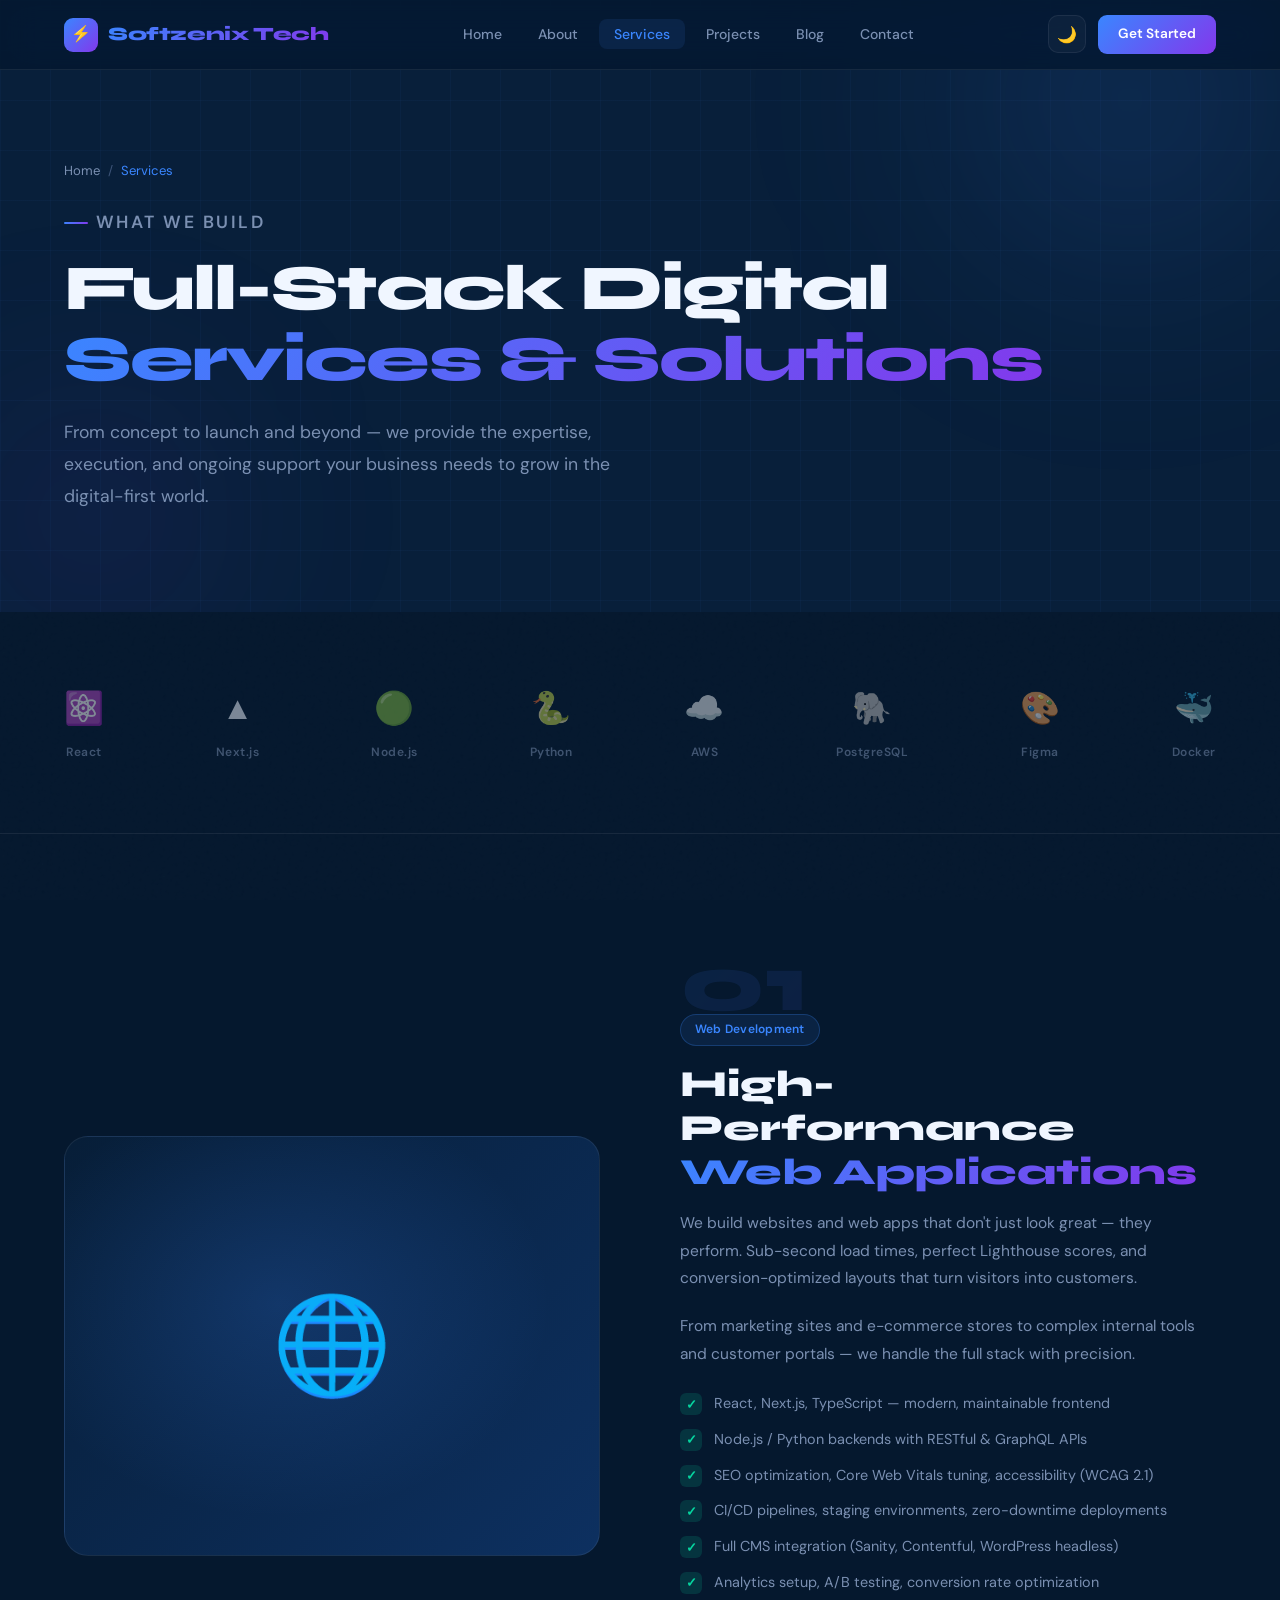
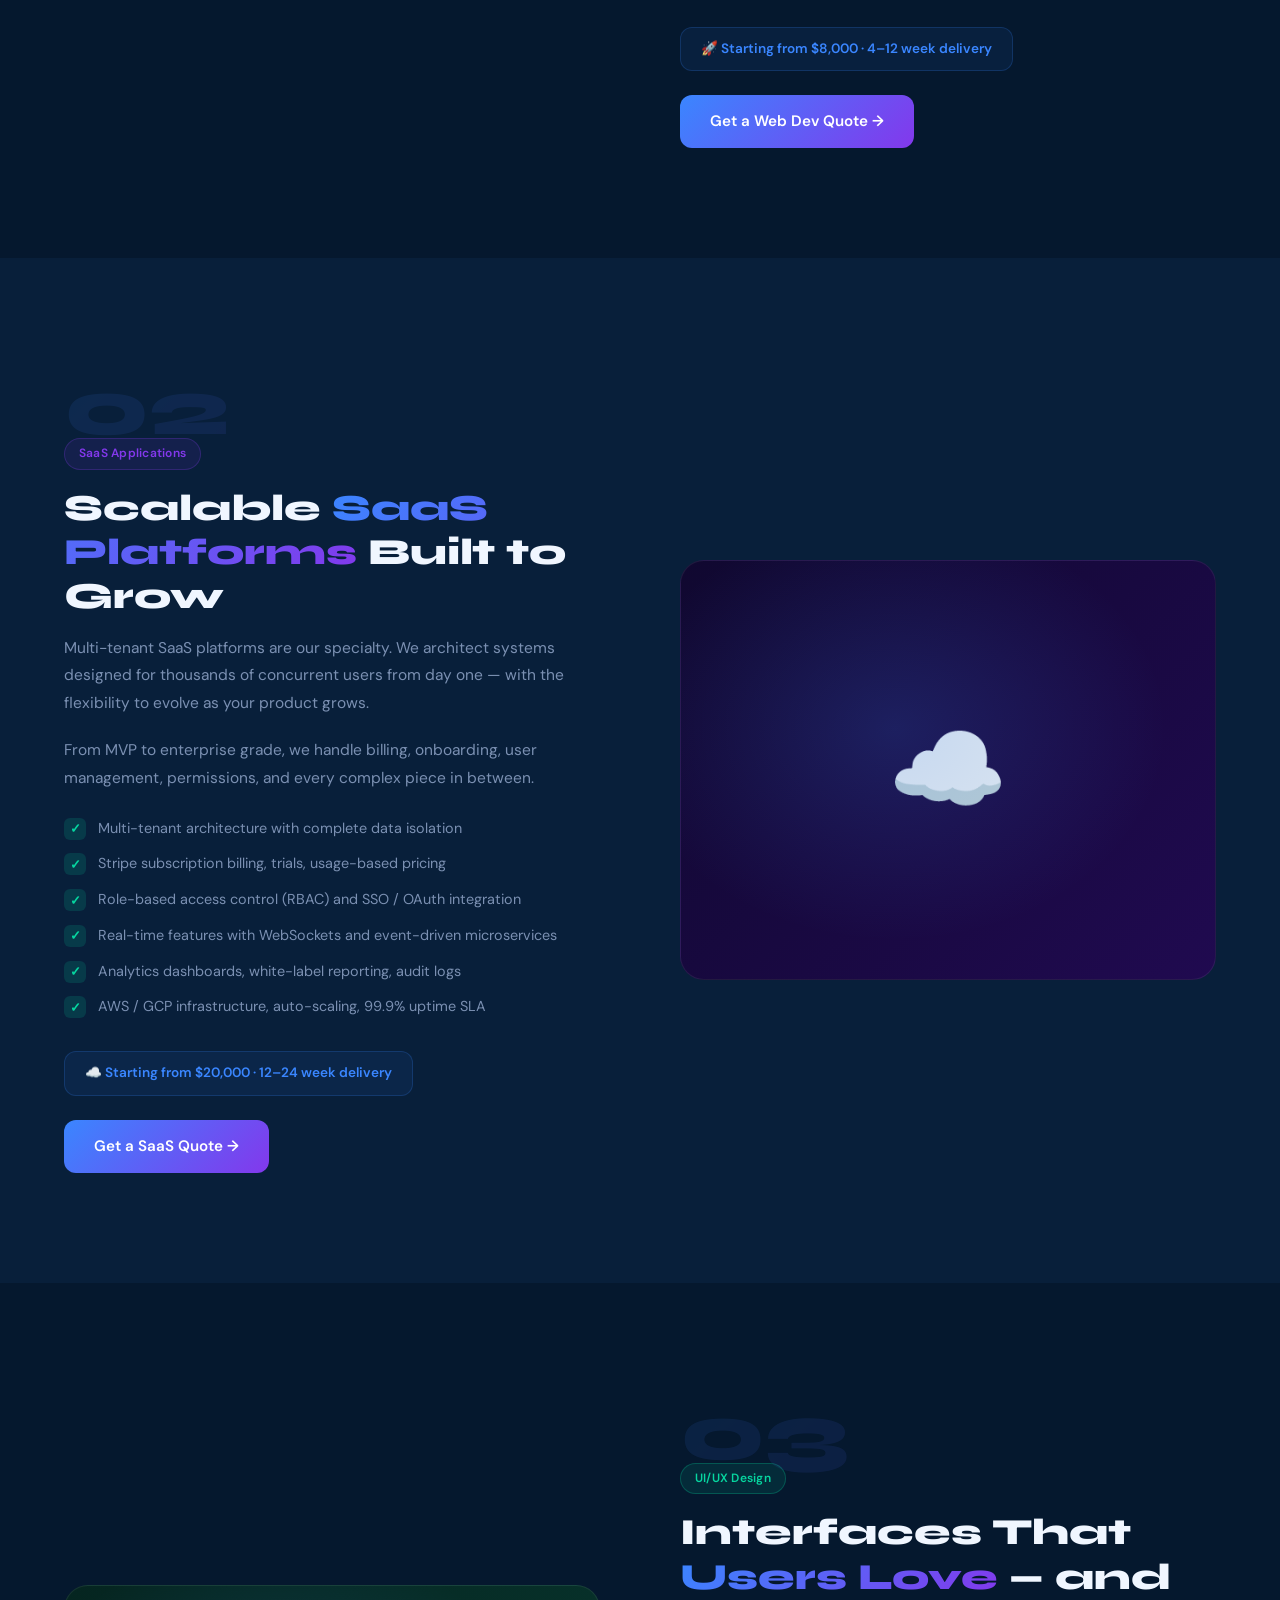
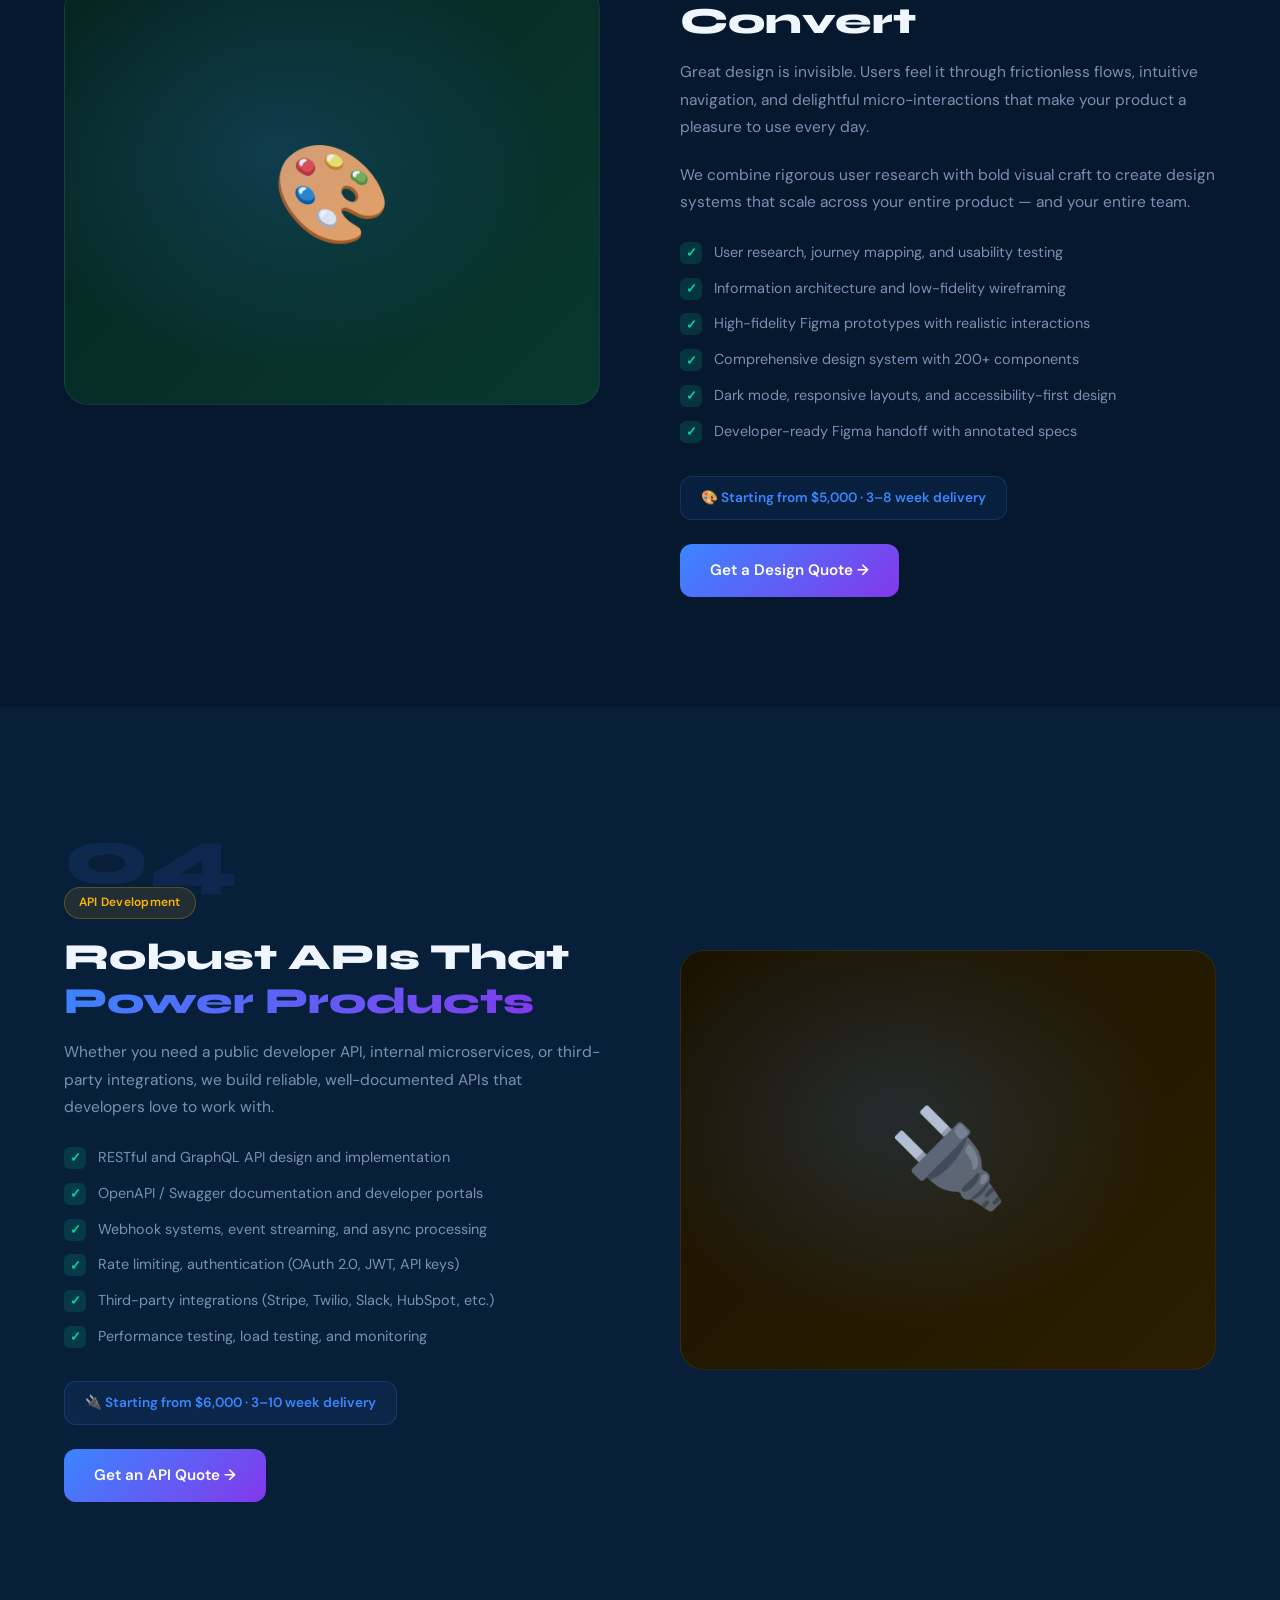
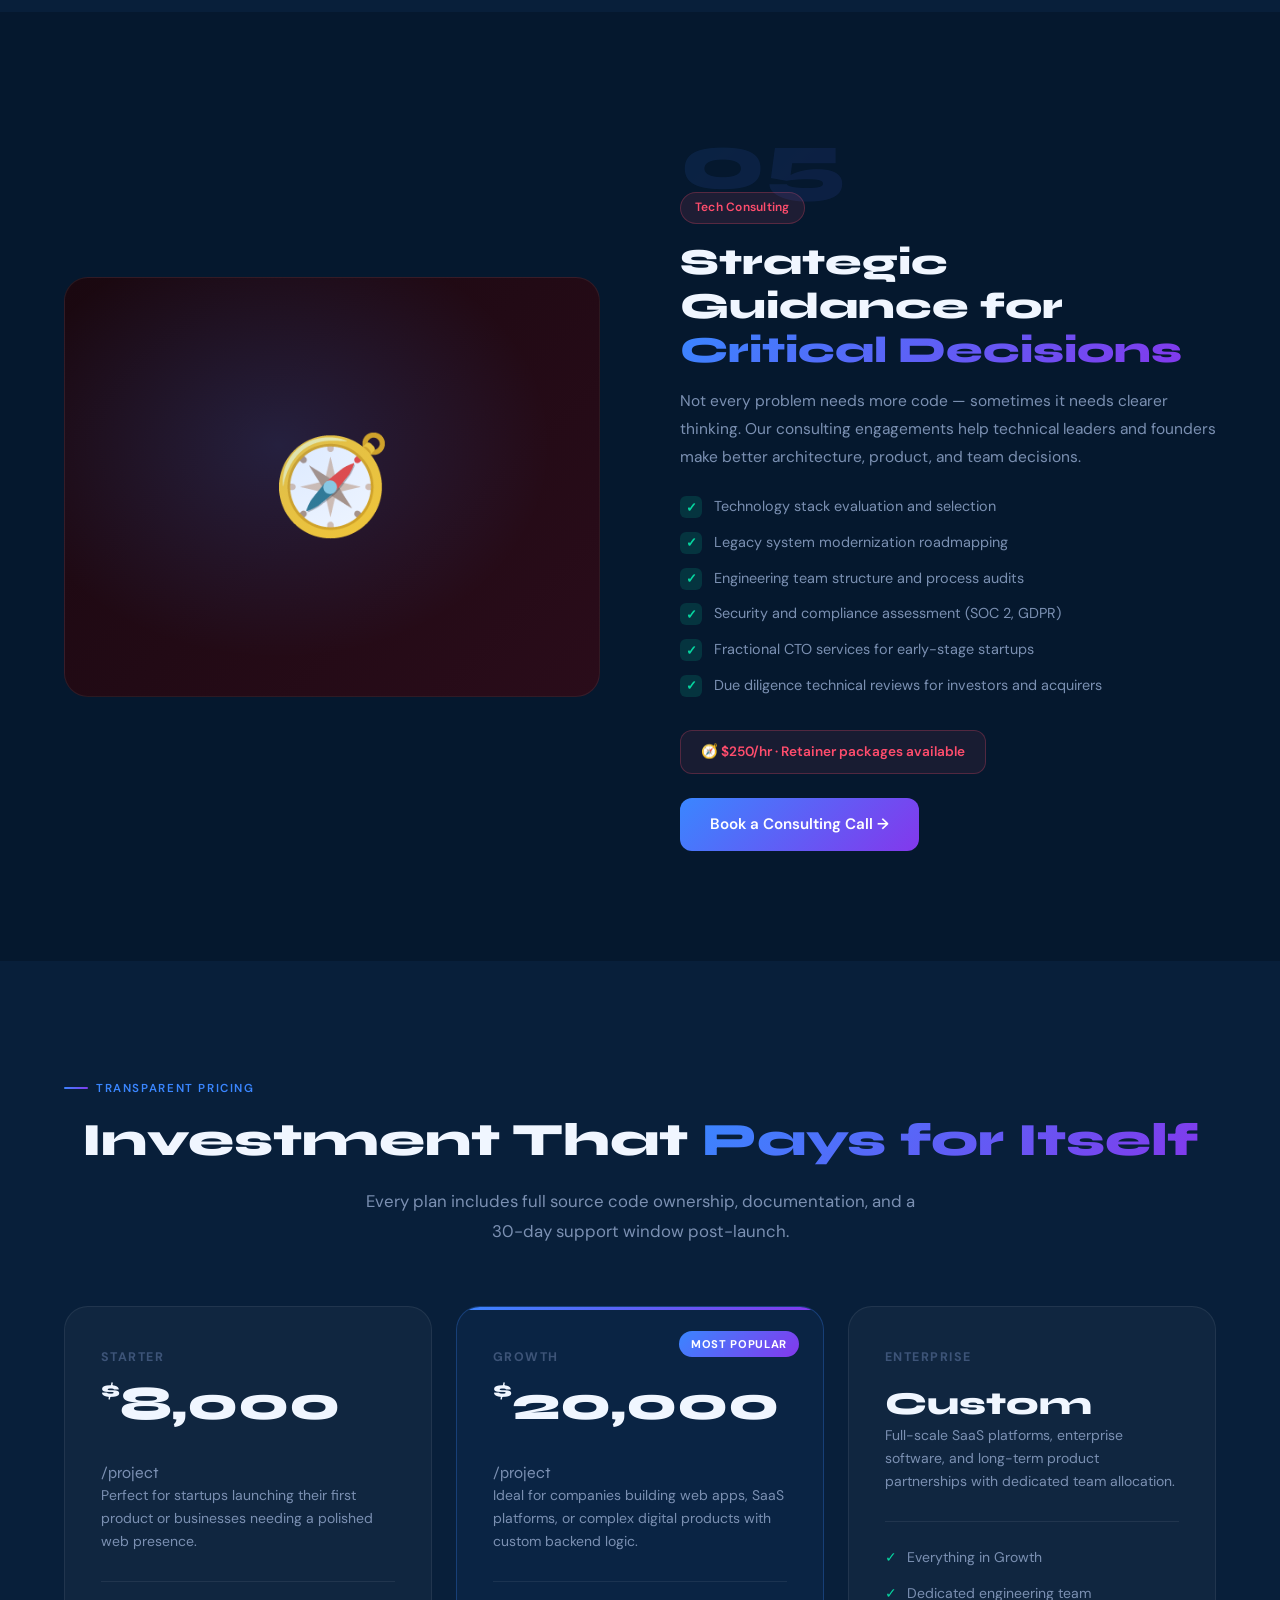
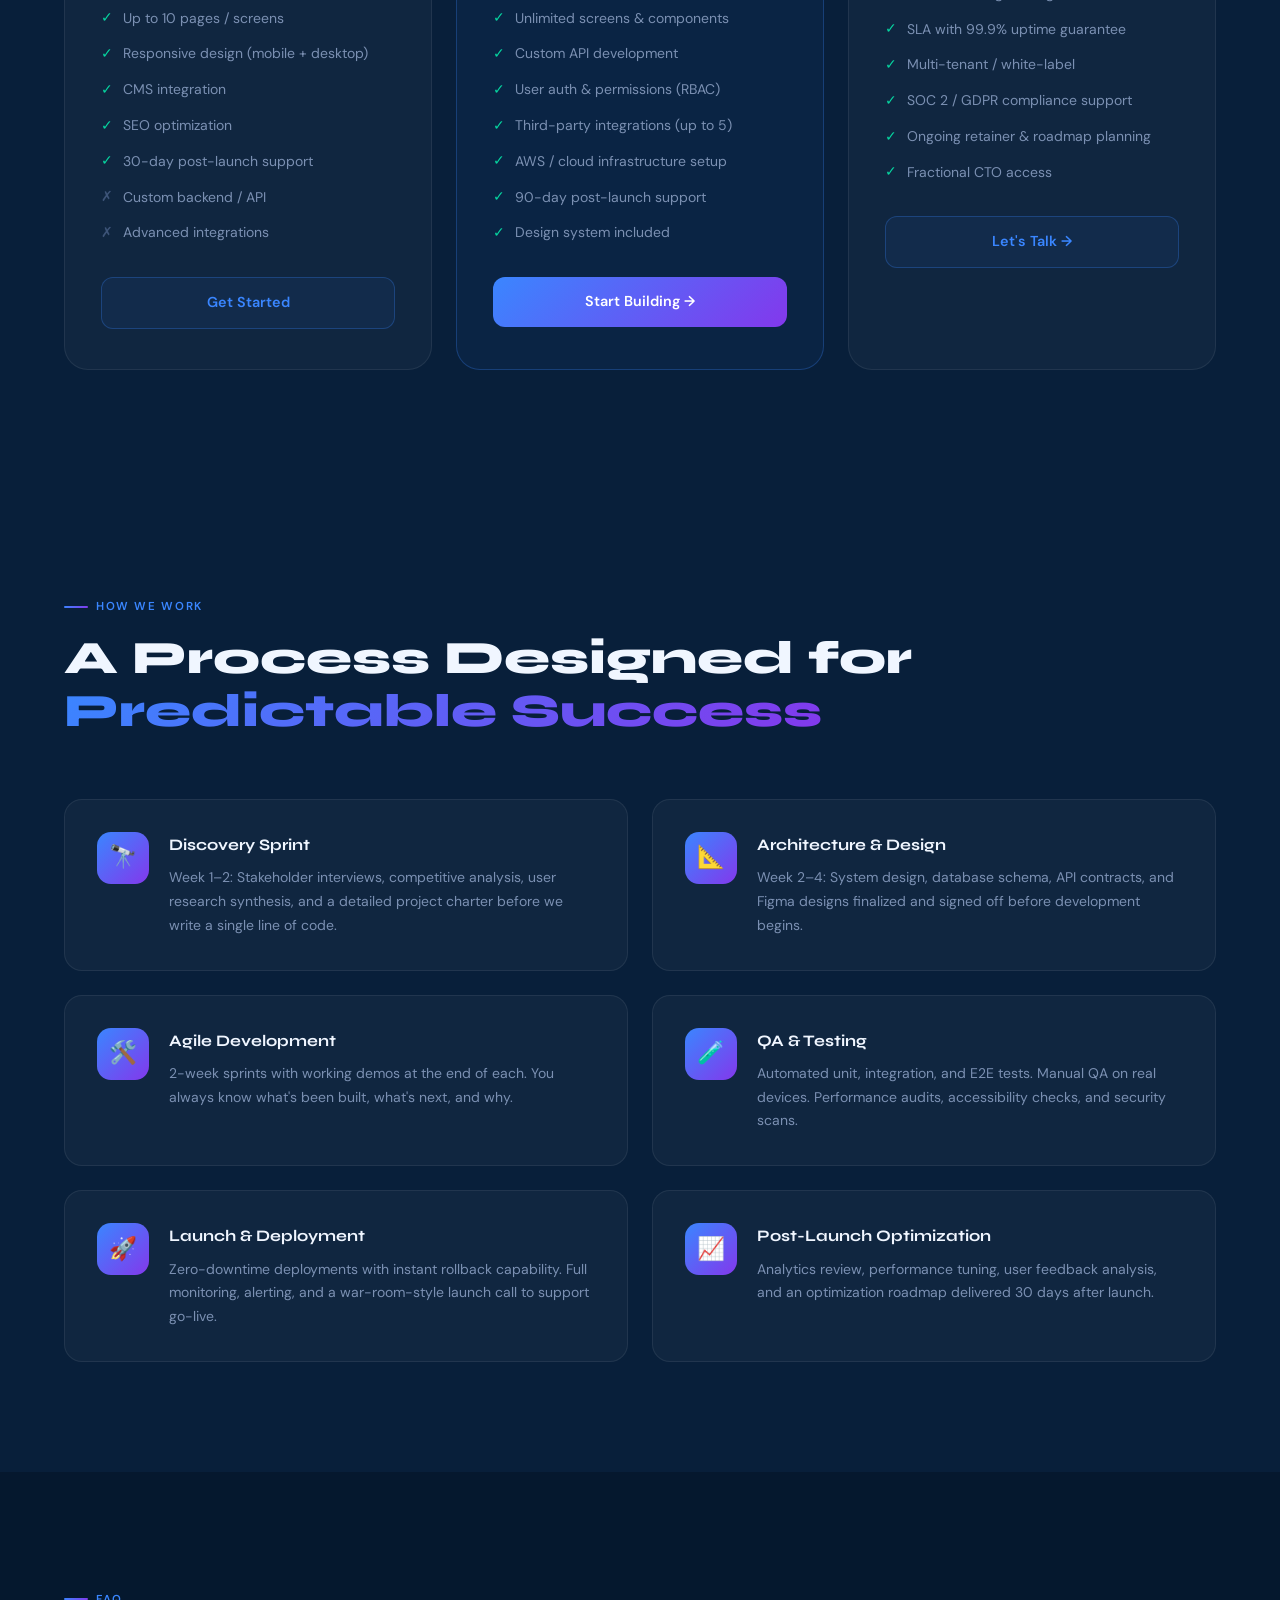
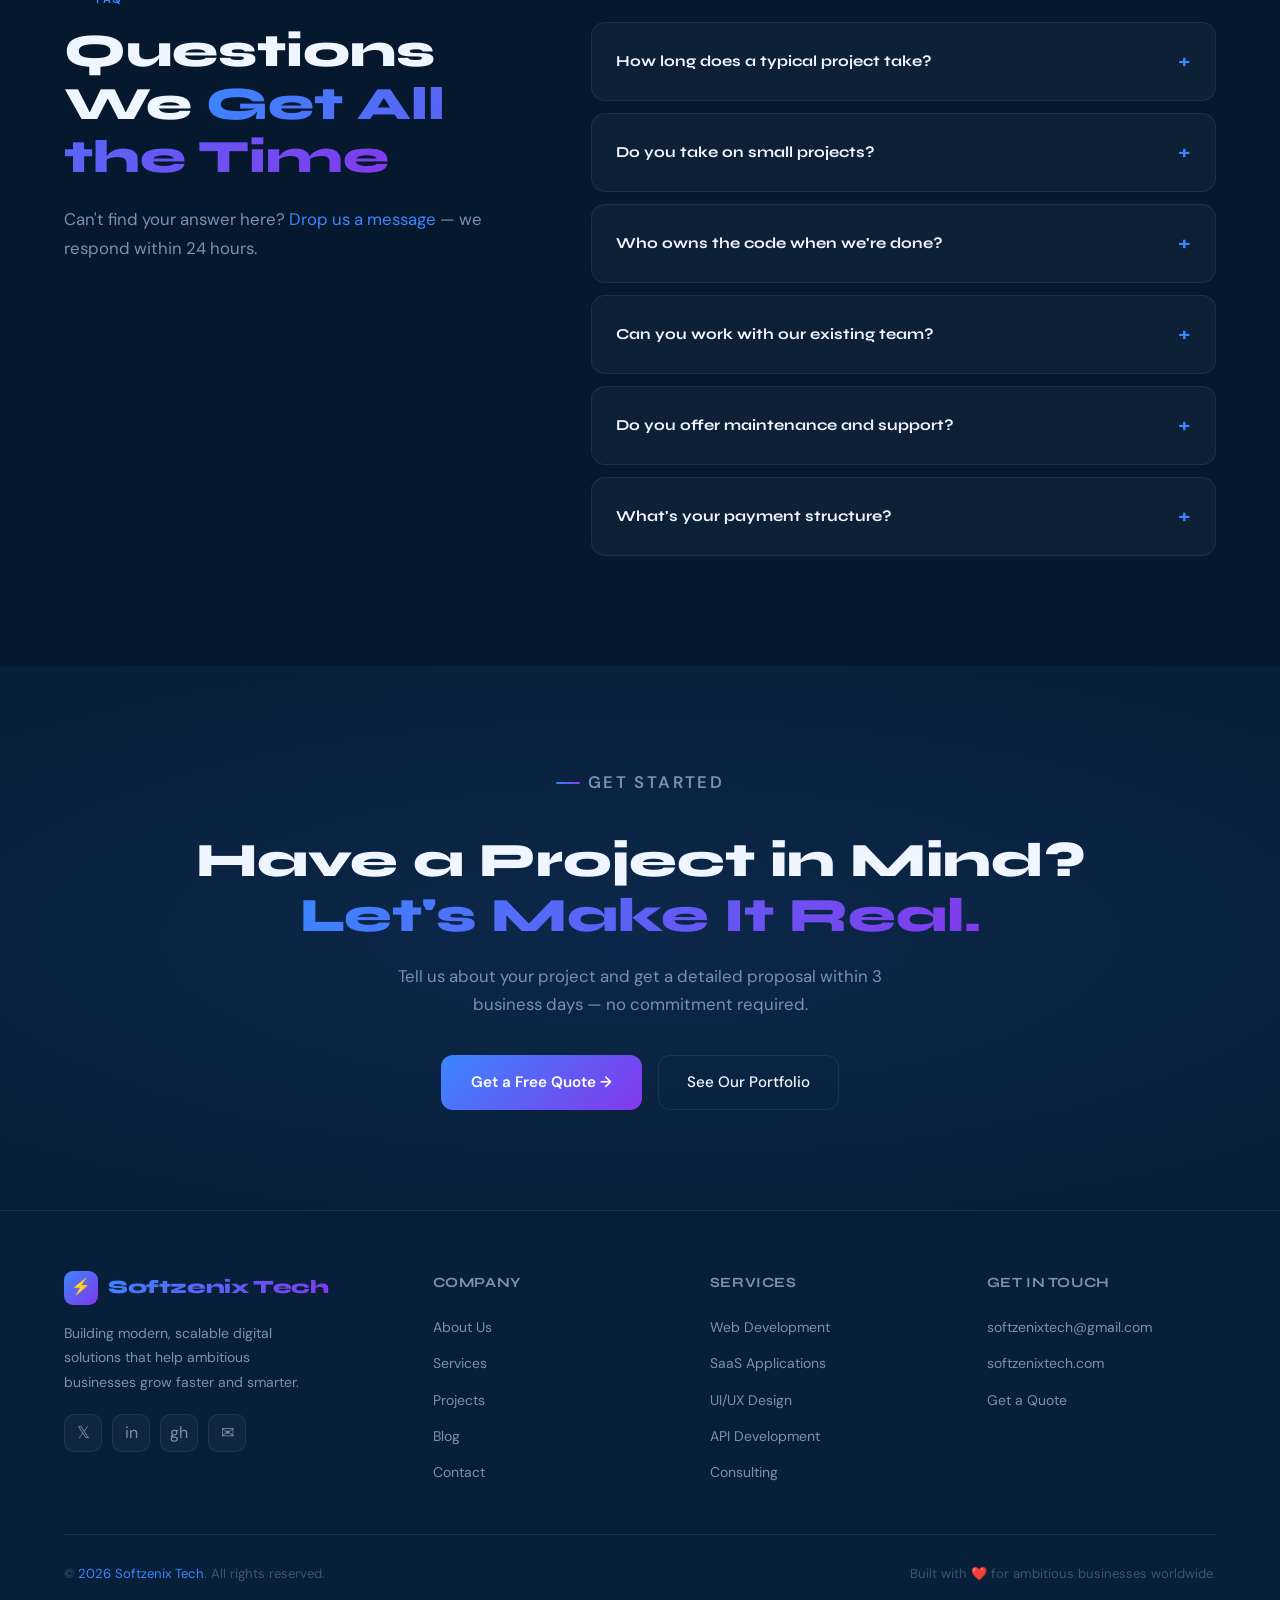
<file: services.html>
<!DOCTYPE html>
<html lang="en">
<head>
  <meta charset="UTF-8"/>
  <meta name="viewport" content="width=device-width, initial-scale=1.0"/>
  <title>Services | Softzenix Tech — Web Dev, SaaS, UI/UX Design</title>
  <meta name="description" content="Explore Softzenix Tech's services: web development, SaaS application building, UI/UX design, API development, and tech consulting for startups and enterprises."/>
  <meta name="keywords" content="web development services, SaaS development, UI UX design agency, API development, tech consulting, Softzenix Tech services"/>
  <meta name="robots" content="index, follow"/>
  <link rel="canonical" href="https://softzenixtech.com/services.html"/>
  <meta property="og:title" content="Services | Softzenix Tech"/>
  <meta property="og:description" content="End-to-end digital services — web development, SaaS, UI/UX design, and more."/>
  <meta property="og:url" content="https://softzenixtech.com/services.html"/>
  <link rel="icon" type="image/svg+xml" href="data:image/svg+xml,<svg xmlns='http://www.w3.org/2000/svg' viewBox='0 0 100 100'><defs><linearGradient id='g' x1='0%25' y1='0%25' x2='100%25' y2='100%25'><stop offset='0%25' stop-color='%233A86FF'/><stop offset='100%25' stop-color='%238338EC'/></linearGradient></defs><rect width='100' height='100' rx='20' fill='url(%23g)'/><text y='.9em' font-size='70' x='12'>⚡</text></svg>"/>
  <link rel="preconnect" href="https://fonts.googleapis.com"/>
  <link rel="preconnect" href="https://fonts.gstatic.com" crossorigin/>
  <link href="https://fonts.googleapis.com/css2?family=Syne:wght@400;600;700;800&family=DM+Sans:opsz,wght@9..40,300;9..40,400;9..40,500;9..40,600&display=swap" rel="stylesheet"/>
  <link rel="stylesheet" href="shared.css"/>
  <style>
    /* ── SERVICES-SPECIFIC ── */

    /* Service Detail Sections */
    .service-detail{padding:110px 0;position:relative;}
    .service-detail:nth-child(even){background:var(--bg-secondary);}
    .service-inner{display:grid;grid-template-columns:1fr 1fr;gap:80px;align-items:center;}
    .service-inner.reverse{direction:rtl;}
    .service-inner.reverse > *{direction:ltr;}
    .service-detail-visual{border-radius:24px;height:420px;display:flex;align-items:center;justify-content:center;font-size:6rem;position:relative;overflow:hidden;border:1px solid var(--border);}
    .service-detail-visual::after{content:'';position:absolute;inset:0;background:radial-gradient(ellipse at 40% 40%,rgba(58,134,255,.18),transparent 60%);}
    .sv-blue{background:linear-gradient(135deg,#071e38,#0d3060);}
    .sv-purple{background:linear-gradient(135deg,#100830,#200a50);}
    .sv-cyan{background:linear-gradient(135deg,#052520,#083830);}
    .sv-amber{background:linear-gradient(135deg,#1a1200,#2a1f00);}
    .sv-red{background:linear-gradient(135deg,#1a0810,#2a0c1a);}
    .service-content .service-num{font-family:var(--font-display);font-size:5rem;font-weight:800;background:var(--grad-text);-webkit-background-clip:text;-webkit-text-fill-color:transparent;background-clip:text;opacity:.1;line-height:1;margin-bottom:-10px;}
    .service-content h2{font-family:var(--font-display);font-size:clamp(1.7rem,3vw,2.3rem);font-weight:800;line-height:1.2;margin-bottom:16px;}
    .service-content p{font-size:.97rem;color:var(--text-muted);line-height:1.78;margin-bottom:20px;}
    .service-features{display:flex;flex-direction:column;gap:12px;margin:24px 0;}
    .feature-check{display:flex;align-items:flex-start;gap:12px;font-size:.9rem;color:var(--text-muted);}
    .feature-check::before{content:'✓';width:22px;height:22px;border-radius:6px;background:rgba(6,214,160,.15);color:var(--cyan);font-size:.8rem;font-weight:700;display:grid;place-items:center;flex-shrink:0;margin-top:1px;}
    .service-price-box{display:inline-flex;align-items:center;gap:10px;padding:10px 20px;background:rgba(58,134,255,.08);border:1px solid rgba(58,134,255,.2);border-radius:12px;font-size:.85rem;color:var(--blue);font-weight:600;margin-top:8px;}

    /* Tech Stack Strip */
    .tech-stack{padding:70px 0;border-bottom:1px solid var(--border);}
    .tech-strip{display:flex;justify-content:space-between;align-items:center;flex-wrap:wrap;gap:32px;}
    .tech-item{display:flex;flex-direction:column;align-items:center;gap:8px;opacity:.5;transition:opacity var(--dur);}
    .tech-item:hover{opacity:1;}
    .tech-item-icon{font-size:2rem;}
    .tech-item-name{font-size:.75rem;font-weight:600;color:var(--text-muted);letter-spacing:.04em;}

    /* Pricing */
    .pricing-section{padding:110px 0;background:var(--bg-secondary);}
    .pricing-grid{display:grid;grid-template-columns:repeat(3,1fr);gap:24px;margin-top:60px;}
    .pricing-card{background:var(--bg-card);border:1px solid var(--border);border-radius:24px;padding:40px 36px;position:relative;overflow:hidden;transition:transform var(--dur),border-color var(--dur),box-shadow var(--dur);}
    .pricing-card:hover{transform:translateY(-6px);box-shadow:var(--shadow);}
    .pricing-card.featured{border-color:var(--border-glow);background:rgba(58,134,255,.05);}
    .pricing-card.featured::before{content:'';position:absolute;top:0;left:0;right:0;height:3px;background:var(--grad);}
    .pricing-badge{position:absolute;top:24px;right:24px;padding:4px 12px;background:var(--grad);border-radius:99px;font-size:.7rem;font-weight:700;color:#fff;letter-spacing:.06em;}
    .pricing-tier{font-size:.78rem;font-weight:700;letter-spacing:.12em;text-transform:uppercase;color:var(--text-faint);margin-bottom:12px;}
    .pricing-price{font-family:var(--font-display);font-size:3rem;font-weight:800;line-height:1;margin-bottom:4px;}
    .pricing-price sup{font-size:1.4rem;vertical-align:top;margin-top:8px;}
    .pricing-price sub{font-size:1rem;font-weight:400;color:var(--text-muted);}
    .pricing-desc{font-size:.875rem;color:var(--text-muted);margin-bottom:28px;line-height:1.65;}
    .pricing-divider{height:1px;background:var(--border);margin:24px 0;}
    .pricing-features{display:flex;flex-direction:column;gap:12px;margin-bottom:32px;}
    .pricing-feature{display:flex;align-items:center;gap:10px;font-size:.875rem;color:var(--text-muted);}
    .pricing-feature .check{color:var(--cyan);font-size:.9rem;}
    .pricing-feature .cross{color:var(--text-faint);font-size:.9rem;}
    .pricing-btn{display:block;text-align:center;padding:13px;border-radius:12px;font-size:.9rem;font-weight:600;transition:all var(--dur);}
    .pricing-btn-grad{background:var(--grad);color:#fff;}
    .pricing-btn-grad:hover{opacity:.88;transform:translateY(-1px);}
    .pricing-btn-outline{border:1px solid var(--border-glow);color:var(--blue);background:rgba(58,134,255,.06);}
    .pricing-btn-outline:hover{background:rgba(58,134,255,.14);}

    /* FAQ */
    .faq-section{padding:110px 0;}
    .faq-grid{display:grid;grid-template-columns:1fr 1.4fr;gap:80px;align-items:start;}
    .faq-list{display:flex;flex-direction:column;gap:12px;margin-top:40px;}
    .faq-item{background:var(--bg-card);border:1px solid var(--border);border-radius:14px;overflow:hidden;transition:border-color var(--dur);}
    .faq-item:hover{border-color:var(--border-glow);}
    .faq-question{display:flex;justify-content:space-between;align-items:center;padding:20px 24px;cursor:pointer;font-family:var(--font-display);font-size:.95rem;font-weight:700;gap:12px;}
    .faq-question::after{content:'+';font-size:1.4rem;color:var(--blue);transition:transform var(--dur);flex-shrink:0;}
    .faq-item.open .faq-question::after{transform:rotate(45deg);}
    .faq-answer{max-height:0;overflow:hidden;transition:max-height .4s var(--ease);}
    .faq-item.open .faq-answer{max-height:300px;}
    .faq-answer-inner{padding:0 24px 20px;font-size:.9rem;color:var(--text-muted);line-height:1.75;}

    /* Process Detail */
    .process-detail{padding:110px 0;background:var(--bg-secondary);}
    .process-detail-grid{display:grid;grid-template-columns:repeat(2,1fr);gap:24px;margin-top:60px;}
    .process-detail-card{padding:32px;background:var(--bg-card);border:1px solid var(--border);border-radius:18px;display:flex;gap:20px;transition:border-color var(--dur),transform var(--dur);}
    .process-detail-card:hover{border-color:var(--border-glow);transform:translateY(-3px);}
    .process-icon{width:52px;height:52px;border-radius:14px;background:var(--grad);display:grid;place-items:center;font-size:1.4rem;flex-shrink:0;}
    .process-body h3{font-family:var(--font-display);font-size:1rem;font-weight:700;margin-bottom:8px;}
    .process-body p{font-size:.875rem;color:var(--text-muted);line-height:1.7;}

    /* Responsive */
    @media(max-width:1024px){.service-inner,.faq-grid{grid-template-columns:1fr;}.service-inner.reverse{direction:ltr;}.pricing-grid,.process-detail-grid{grid-template-columns:1fr 1fr;}}
    @media(max-width:768px){.pricing-grid,.process-detail-grid{grid-template-columns:1fr;}.tech-strip{justify-content:center;}.service-detail-visual{height:280px;font-size:4rem;}}
  </style>
</head>
<body>

<header>
  <nav id="navbar" role="navigation" aria-label="Main navigation">
    <a href="index.html" class="nav-logo" aria-label="Softzenix Tech Home"><div class="logo-icon" aria-hidden="true">⚡</div><span>Softzenix Tech</span></a>
    <ul class="nav-links" role="menubar">
      <li><a href="index.html">Home</a></li>
      <li><a href="about.html">About</a></li>
      <li><a href="services.html" class="active">Services</a></li>
      <li><a href="projects.html">Projects</a></li>
      <li><a href="blog.html">Blog</a></li>
      <li><a href="contact.html">Contact</a></li>
    </ul>
    <div class="nav-right">
      <button class="theme-toggle" id="themeToggle" aria-label="Toggle theme">🌙</button>
      <a href="contact.html" class="nav-cta">Get Started</a>
      <button class="hamburger" id="hamburger" aria-label="Toggle mobile menu" aria-expanded="false"><span></span><span></span><span></span></button>
    </div>
  </nav>
</header>
<nav class="mobile-menu" id="mobileMenu" aria-label="Mobile navigation">
  <a href="index.html">Home</a><a href="about.html">About</a><a href="services.html">Services</a><a href="projects.html">Projects</a><a href="blog.html">Blog</a><a href="contact.html">Contact</a>
</nav>

<main>

<!-- HERO -->
<section class="page-hero" aria-label="Services page hero">
  <div class="hero-glow glow-1" aria-hidden="true"></div>
  <div class="hero-glow glow-2" aria-hidden="true"></div>
  <div class="container page-hero-inner">
    <nav class="breadcrumb" aria-label="Breadcrumb"><a href="index.html">Home</a> / <span>Services</span></nav>
    <p class="section-label">What We Build</p>
    <h1>Full-Stack Digital<br><span class="gradient-text">Services & Solutions</span></h1>
    <p>From concept to launch and beyond — we provide the expertise, execution, and ongoing support your business needs to grow in the digital-first world.</p>
  </div>
</section>

<!-- TECH STACK -->
<div class="tech-stack">
  <div class="container">
    <div class="tech-strip" aria-label="Technologies we use">
      <div class="tech-item"><div class="tech-item-icon">⚛️</div><div class="tech-item-name">React</div></div>
      <div class="tech-item"><div class="tech-item-icon">▲</div><div class="tech-item-name">Next.js</div></div>
      <div class="tech-item"><div class="tech-item-icon">🟢</div><div class="tech-item-name">Node.js</div></div>
      <div class="tech-item"><div class="tech-item-icon">🐍</div><div class="tech-item-name">Python</div></div>
      <div class="tech-item"><div class="tech-item-icon">☁️</div><div class="tech-item-name">AWS</div></div>
      <div class="tech-item"><div class="tech-item-icon">🐘</div><div class="tech-item-name">PostgreSQL</div></div>
      <div class="tech-item"><div class="tech-item-icon">🎨</div><div class="tech-item-name">Figma</div></div>
      <div class="tech-item"><div class="tech-item-icon">🐳</div><div class="tech-item-name">Docker</div></div>
    </div>
  </div>
</div>

<!-- SERVICE 1: WEB DEVELOPMENT -->
<section class="service-detail" id="web-development" aria-labelledby="web-dev-title">
  <div class="container">
    <div class="service-inner">
      <div class="service-detail-visual sv-blue reveal" role="img" aria-label="Web Development illustration">🌐</div>
      <div class="service-content reveal reveal-delay-1">
        <div class="service-num">01</div>
        <span class="pill pill-blue" style="margin-bottom:16px;display:inline-flex;">Web Development</span>
        <h2 id="web-dev-title">High-Performance <span class="gradient-text">Web Applications</span></h2>
        <p>We build websites and web apps that don't just look great — they perform. Sub-second load times, perfect Lighthouse scores, and conversion-optimized layouts that turn visitors into customers.</p>
        <p>From marketing sites and e-commerce stores to complex internal tools and customer portals — we handle the full stack with precision.</p>
        <div class="service-features">
          <div class="feature-check">React, Next.js, TypeScript — modern, maintainable frontend</div>
          <div class="feature-check">Node.js / Python backends with RESTful & GraphQL APIs</div>
          <div class="feature-check">SEO optimization, Core Web Vitals tuning, accessibility (WCAG 2.1)</div>
          <div class="feature-check">CI/CD pipelines, staging environments, zero-downtime deployments</div>
          <div class="feature-check">Full CMS integration (Sanity, Contentful, WordPress headless)</div>
          <div class="feature-check">Analytics setup, A/B testing, conversion rate optimization</div>
        </div>
        <div class="service-price-box">🚀 Starting from $8,000 · 4–12 week delivery</div>
        <div style="margin-top:24px;"><a href="contact.html" class="btn-primary">Get a Web Dev Quote →</a></div>
      </div>
    </div>
  </div>
</section>

<!-- SERVICE 2: SAAS -->
<section class="service-detail" id="saas-applications" aria-labelledby="saas-title">
  <div class="container">
    <div class="service-inner reverse">
      <div class="service-detail-visual sv-purple reveal" role="img" aria-label="SaaS application illustration">☁️</div>
      <div class="service-content reveal reveal-delay-1">
        <div class="service-num">02</div>
        <span class="pill pill-purple" style="margin-bottom:16px;display:inline-flex;">SaaS Applications</span>
        <h2 id="saas-title">Scalable <span class="gradient-text">SaaS Platforms</span> Built to Grow</h2>
        <p>Multi-tenant SaaS platforms are our specialty. We architect systems designed for thousands of concurrent users from day one — with the flexibility to evolve as your product grows.</p>
        <p>From MVP to enterprise grade, we handle billing, onboarding, user management, permissions, and every complex piece in between.</p>
        <div class="service-features">
          <div class="feature-check">Multi-tenant architecture with complete data isolation</div>
          <div class="feature-check">Stripe subscription billing, trials, usage-based pricing</div>
          <div class="feature-check">Role-based access control (RBAC) and SSO / OAuth integration</div>
          <div class="feature-check">Real-time features with WebSockets and event-driven microservices</div>
          <div class="feature-check">Analytics dashboards, white-label reporting, audit logs</div>
          <div class="feature-check">AWS / GCP infrastructure, auto-scaling, 99.9% uptime SLA</div>
        </div>
        <div class="service-price-box">☁️ Starting from $20,000 · 12–24 week delivery</div>
        <div style="margin-top:24px;"><a href="contact.html" class="btn-primary">Get a SaaS Quote →</a></div>
      </div>
    </div>
  </div>
</section>

<!-- SERVICE 3: UI/UX -->
<section class="service-detail" id="ui-ux-design" aria-labelledby="uiux-title">
  <div class="container">
    <div class="service-inner">
      <div class="service-detail-visual sv-cyan reveal" role="img" aria-label="UI/UX Design illustration">🎨</div>
      <div class="service-content reveal reveal-delay-1">
        <div class="service-num">03</div>
        <span class="pill pill-cyan" style="margin-bottom:16px;display:inline-flex;">UI/UX Design</span>
        <h2 id="uiux-title">Interfaces That <span class="gradient-text">Users Love</span> — and Convert</h2>
        <p>Great design is invisible. Users feel it through frictionless flows, intuitive navigation, and delightful micro-interactions that make your product a pleasure to use every day.</p>
        <p>We combine rigorous user research with bold visual craft to create design systems that scale across your entire product — and your entire team.</p>
        <div class="service-features">
          <div class="feature-check">User research, journey mapping, and usability testing</div>
          <div class="feature-check">Information architecture and low-fidelity wireframing</div>
          <div class="feature-check">High-fidelity Figma prototypes with realistic interactions</div>
          <div class="feature-check">Comprehensive design system with 200+ components</div>
          <div class="feature-check">Dark mode, responsive layouts, and accessibility-first design</div>
          <div class="feature-check">Developer-ready Figma handoff with annotated specs</div>
        </div>
        <div class="service-price-box">🎨 Starting from $5,000 · 3–8 week delivery</div>
        <div style="margin-top:24px;"><a href="contact.html" class="btn-primary">Get a Design Quote →</a></div>
      </div>
    </div>
  </div>
</section>

<!-- SERVICE 4: API -->
<section class="service-detail" id="api-development" aria-labelledby="api-title">
  <div class="container">
    <div class="service-inner reverse">
      <div class="service-detail-visual sv-amber reveal" role="img" aria-label="API Development illustration">🔌</div>
      <div class="service-content reveal reveal-delay-1">
        <div class="service-num">04</div>
        <span class="pill pill-amber" style="margin-bottom:16px;display:inline-flex;">API Development</span>
        <h2 id="api-title">Robust APIs That <span class="gradient-text">Power Products</span></h2>
        <p>Whether you need a public developer API, internal microservices, or third-party integrations, we build reliable, well-documented APIs that developers love to work with.</p>
        <div class="service-features">
          <div class="feature-check">RESTful and GraphQL API design and implementation</div>
          <div class="feature-check">OpenAPI / Swagger documentation and developer portals</div>
          <div class="feature-check">Webhook systems, event streaming, and async processing</div>
          <div class="feature-check">Rate limiting, authentication (OAuth 2.0, JWT, API keys)</div>
          <div class="feature-check">Third-party integrations (Stripe, Twilio, Slack, HubSpot, etc.)</div>
          <div class="feature-check">Performance testing, load testing, and monitoring</div>
        </div>
        <div class="service-price-box">🔌 Starting from $6,000 · 3–10 week delivery</div>
        <div style="margin-top:24px;"><a href="contact.html" class="btn-primary">Get an API Quote →</a></div>
      </div>
    </div>
  </div>
</section>

<!-- SERVICE 5: CONSULTING -->
<section class="service-detail" id="consulting" aria-labelledby="consult-title">
  <div class="container">
    <div class="service-inner">
      <div class="service-detail-visual sv-red reveal" role="img" aria-label="Tech Consulting illustration">🧭</div>
      <div class="service-content reveal reveal-delay-1">
        <div class="service-num">05</div>
        <span class="pill" style="background:rgba(255,77,109,.1);border:1px solid rgba(255,77,109,.25);color:#FF4D6D;margin-bottom:16px;display:inline-flex;">Tech Consulting</span>
        <h2 id="consult-title">Strategic Guidance for <span class="gradient-text">Critical Decisions</span></h2>
        <p>Not every problem needs more code — sometimes it needs clearer thinking. Our consulting engagements help technical leaders and founders make better architecture, product, and team decisions.</p>
        <div class="service-features">
          <div class="feature-check">Technology stack evaluation and selection</div>
          <div class="feature-check">Legacy system modernization roadmapping</div>
          <div class="feature-check">Engineering team structure and process audits</div>
          <div class="feature-check">Security and compliance assessment (SOC 2, GDPR)</div>
          <div class="feature-check">Fractional CTO services for early-stage startups</div>
          <div class="feature-check">Due diligence technical reviews for investors and acquirers</div>
        </div>
        <div class="service-price-box" style="border-color:rgba(255,77,109,.25);background:rgba(255,77,109,.08);color:#FF4D6D;">🧭 $250/hr · Retainer packages available</div>
        <div style="margin-top:24px;"><a href="contact.html" class="btn-primary">Book a Consulting Call →</a></div>
      </div>
    </div>
  </div>
</section>

<!-- PRICING -->
<section class="pricing-section" aria-label="Pricing plans">
  <div class="container">
    <p class="section-label" style="justify-content:center;">Transparent Pricing</p>
    <h2 class="section-title" style="text-align:center;">Investment That <span class="gradient-text">Pays for Itself</span></h2>
    <p class="section-subtitle" style="text-align:center;margin:0 auto 0;">Every plan includes full source code ownership, documentation, and a 30-day support window post-launch.</p>
    <div class="pricing-grid">
      <div class="pricing-card reveal">
        <div class="pricing-tier">Starter</div>
        <div class="pricing-price"><sup>$</sup>8,000<sub> /project</sub></div>
        <p class="pricing-desc">Perfect for startups launching their first product or businesses needing a polished web presence.</p>
        <div class="pricing-divider"></div>
        <div class="pricing-features">
          <div class="pricing-feature"><span class="check">✓</span> Up to 10 pages / screens</div>
          <div class="pricing-feature"><span class="check">✓</span> Responsive design (mobile + desktop)</div>
          <div class="pricing-feature"><span class="check">✓</span> CMS integration</div>
          <div class="pricing-feature"><span class="check">✓</span> SEO optimization</div>
          <div class="pricing-feature"><span class="check">✓</span> 30-day post-launch support</div>
          <div class="pricing-feature"><span class="cross">✗</span> Custom backend / API</div>
          <div class="pricing-feature"><span class="cross">✗</span> Advanced integrations</div>
        </div>
        <a href="contact.html" class="pricing-btn pricing-btn-outline">Get Started</a>
      </div>
      <div class="pricing-card featured reveal reveal-delay-1">
        <div class="pricing-badge">MOST POPULAR</div>
        <div class="pricing-tier">Growth</div>
        <div class="pricing-price"><sup>$</sup>20,000<sub> /project</sub></div>
        <p class="pricing-desc">Ideal for companies building web apps, SaaS platforms, or complex digital products with custom backend logic.</p>
        <div class="pricing-divider"></div>
        <div class="pricing-features">
          <div class="pricing-feature"><span class="check">✓</span> Unlimited screens & components</div>
          <div class="pricing-feature"><span class="check">✓</span> Custom API development</div>
          <div class="pricing-feature"><span class="check">✓</span> User auth & permissions (RBAC)</div>
          <div class="pricing-feature"><span class="check">✓</span> Third-party integrations (up to 5)</div>
          <div class="pricing-feature"><span class="check">✓</span> AWS / cloud infrastructure setup</div>
          <div class="pricing-feature"><span class="check">✓</span> 90-day post-launch support</div>
          <div class="pricing-feature"><span class="check">✓</span> Design system included</div>
        </div>
        <a href="contact.html" class="pricing-btn pricing-btn-grad">Start Building →</a>
      </div>
      <div class="pricing-card reveal reveal-delay-2">
        <div class="pricing-tier">Enterprise</div>
        <div class="pricing-price" style="font-size:2rem;padding-top:8px;">Custom</div>
        <p class="pricing-desc">Full-scale SaaS platforms, enterprise software, and long-term product partnerships with dedicated team allocation.</p>
        <div class="pricing-divider"></div>
        <div class="pricing-features">
          <div class="pricing-feature"><span class="check">✓</span> Everything in Growth</div>
          <div class="pricing-feature"><span class="check">✓</span> Dedicated engineering team</div>
          <div class="pricing-feature"><span class="check">✓</span> SLA with 99.9% uptime guarantee</div>
          <div class="pricing-feature"><span class="check">✓</span> Multi-tenant / white-label</div>
          <div class="pricing-feature"><span class="check">✓</span> SOC 2 / GDPR compliance support</div>
          <div class="pricing-feature"><span class="check">✓</span> Ongoing retainer & roadmap planning</div>
          <div class="pricing-feature"><span class="check">✓</span> Fractional CTO access</div>
        </div>
        <a href="contact.html" class="pricing-btn pricing-btn-outline">Let's Talk →</a>
      </div>
    </div>
  </div>
</section>

<!-- PROCESS DETAIL -->
<section class="process-detail" aria-label="Our delivery process">
  <div class="container">
    <p class="section-label">How We Work</p>
    <h2 class="section-title">A Process Designed for <span class="gradient-text">Predictable Success</span></h2>
    <div class="process-detail-grid">
      <div class="process-detail-card reveal">
        <div class="process-icon" aria-hidden="true">🔭</div>
        <div class="process-body"><h3>Discovery Sprint</h3><p>Week 1–2: Stakeholder interviews, competitive analysis, user research synthesis, and a detailed project charter before we write a single line of code.</p></div>
      </div>
      <div class="process-detail-card reveal reveal-delay-1">
        <div class="process-icon" aria-hidden="true">📐</div>
        <div class="process-body"><h3>Architecture & Design</h3><p>Week 2–4: System design, database schema, API contracts, and Figma designs finalized and signed off before development begins.</p></div>
      </div>
      <div class="process-detail-card reveal reveal-delay-2">
        <div class="process-icon" aria-hidden="true">🛠️</div>
        <div class="process-body"><h3>Agile Development</h3><p>2-week sprints with working demos at the end of each. You always know what's been built, what's next, and why.</p></div>
      </div>
      <div class="process-detail-card reveal reveal-delay-3">
        <div class="process-icon" aria-hidden="true">🧪</div>
        <div class="process-body"><h3>QA & Testing</h3><p>Automated unit, integration, and E2E tests. Manual QA on real devices. Performance audits, accessibility checks, and security scans.</p></div>
      </div>
      <div class="process-detail-card reveal">
        <div class="process-icon" aria-hidden="true">🚀</div>
        <div class="process-body"><h3>Launch & Deployment</h3><p>Zero-downtime deployments with instant rollback capability. Full monitoring, alerting, and a war-room-style launch call to support go-live.</p></div>
      </div>
      <div class="process-detail-card reveal reveal-delay-1">
        <div class="process-icon" aria-hidden="true">📈</div>
        <div class="process-body"><h3>Post-Launch Optimization</h3><p>Analytics review, performance tuning, user feedback analysis, and an optimization roadmap delivered 30 days after launch.</p></div>
      </div>
    </div>
  </div>
</section>

<!-- FAQ -->
<section class="faq-section" aria-label="Frequently asked questions">
  <div class="container">
    <div class="faq-grid">
      <div>
        <p class="section-label">FAQ</p>
        <h2 class="section-title">Questions We <span class="gradient-text">Get All the Time</span></h2>
        <p class="section-subtitle">Can't find your answer here? <a href="contact.html" style="color:var(--blue);">Drop us a message</a> — we respond within 24 hours.</p>
      </div>
      <div class="faq-list" role="list">
        <div class="faq-item" role="listitem">
          <div class="faq-question" role="button" tabindex="0" aria-expanded="false">How long does a typical project take?</div>
          <div class="faq-answer"><div class="faq-answer-inner">It depends on scope. A marketing website typically takes 4–8 weeks. A SaaS MVP runs 12–20 weeks. We'll give you a detailed timeline during the discovery phase — and we stick to it.</div></div>
        </div>
        <div class="faq-item" role="listitem">
          <div class="faq-question" role="button" tabindex="0" aria-expanded="false">Do you take on small projects?</div>
          <div class="faq-answer"><div class="faq-answer-inner">Our minimum engagement is $8,000. We focus on projects where we can make a genuine impact — not one-page brochure sites. If your budget is smaller, we're happy to recommend other options.</div></div>
        </div>
        <div class="faq-item" role="listitem">
          <div class="faq-question" role="button" tabindex="0" aria-expanded="false">Who owns the code when we're done?</div>
          <div class="faq-answer"><div class="faq-answer-inner">You do — 100%. Upon final payment, all intellectual property, code, designs, and assets transfer fully to you. No licensing fees, no lock-in.</div></div>
        </div>
        <div class="faq-item" role="listitem">
          <div class="faq-question" role="button" tabindex="0" aria-expanded="false">Can you work with our existing team?</div>
          <div class="faq-answer"><div class="faq-answer-inner">Absolutely. We often embed alongside in-house teams, contributing specific expertise while respecting your existing stack, processes, and culture.</div></div>
        </div>
        <div class="faq-item" role="listitem">
          <div class="faq-question" role="button" tabindex="0" aria-expanded="false">Do you offer maintenance and support?</div>
          <div class="faq-answer"><div class="faq-answer-inner">Yes. Every project includes a free 30-day support window. We also offer ongoing retainer plans covering bug fixes, feature updates, security patches, and performance monitoring.</div></div>
        </div>
        <div class="faq-item" role="listitem">
          <div class="faq-question" role="button" tabindex="0" aria-expanded="false">What's your payment structure?</div>
          <div class="faq-answer"><div class="faq-answer-inner">Typically 30% upfront to begin, 40% at design/architecture sign-off, and 30% upon final delivery. For ongoing retainers, we invoice monthly in advance.</div></div>
        </div>
      </div>
    </div>
  </div>
</section>

<!-- CTA -->
<section class="cta-section" aria-label="Call to action">
  <div class="container" style="position:relative;z-index:1;">
    <p class="section-label" style="justify-content:center;">Get Started</p>
    <h2>Have a Project in Mind?<br><span class="gradient-text">Let's Make It Real.</span></h2>
    <p>Tell us about your project and get a detailed proposal within 3 business days — no commitment required.</p>
    <div class="cta-actions">
      <a href="contact.html" class="btn-primary">Get a Free Quote →</a>
      <a href="projects.html" class="btn-secondary">See Our Portfolio</a>
    </div>
  </div>
</section>

</main>

<footer role="contentinfo">
  <div class="container">
    <div class="footer-top">
      <div class="footer-brand">
        <a href="index.html" class="nav-logo" aria-label="Softzenix Tech"><div class="logo-icon" aria-hidden="true">⚡</div><span>Softzenix Tech</span></a>
        <p>Building modern, scalable digital solutions that help ambitious businesses grow faster and smarter.</p>
        <div class="footer-social" aria-label="Social media">
          <a href="https://twitter.com" target="_blank" rel="noopener" class="social-btn" aria-label="Twitter">𝕏</a>
          <a href="https://linkedin.com" target="_blank" rel="noopener" class="social-btn" aria-label="LinkedIn">in</a>
          <a href="https://github.com" target="_blank" rel="noopener" class="social-btn" aria-label="GitHub">gh</a>
          <a href="mailto:softzenixtech@gmail.com" class="social-btn" aria-label="Email">✉</a>
        </div>
      </div>
      <nav class="footer-col" aria-label="Company"><h4>Company</h4><ul><li><a href="about.html">About Us</a></li><li><a href="services.html">Services</a></li><li><a href="projects.html">Projects</a></li><li><a href="blog.html">Blog</a></li><li><a href="contact.html">Contact</a></li></ul></nav>
      <nav class="footer-col" aria-label="Services"><h4>Services</h4><ul><li><a href="#web-development">Web Development</a></li><li><a href="#saas-applications">SaaS Applications</a></li><li><a href="#ui-ux-design">UI/UX Design</a></li><li><a href="#api-development">API Development</a></li><li><a href="#consulting">Consulting</a></li></ul></nav>
      <nav class="footer-col" aria-label="Contact"><h4>Get In Touch</h4><ul><li><a href="mailto:softzenixtech@gmail.com">softzenixtech@gmail.com</a></li><li><a href="https://softzenixtech.com">softzenixtech.com</a></li><li><a href="contact.html">Get a Quote</a></li></ul></nav>
    </div>
    <div class="footer-bottom">
      <p>© <span id="year"></span> <span>Softzenix Tech</span>. All rights reserved.</p>
      <p>Built with ❤️ for ambitious businesses worldwide.</p>
    </div>
  </div>
</footer>

<script src="shared.js"></script>
<script>
// FAQ accordion
document.querySelectorAll('.faq-question').forEach(q => {
  q.addEventListener('click', () => {
    const item = q.closest('.faq-item');
    const isOpen = item.classList.contains('open');
    document.querySelectorAll('.faq-item').forEach(i => { i.classList.remove('open'); i.querySelector('.faq-question').setAttribute('aria-expanded','false'); });
    if(!isOpen){ item.classList.add('open'); q.setAttribute('aria-expanded','true'); }
  });
  q.addEventListener('keydown', e => { if(e.key === 'Enter' || e.key === ' '){ e.preventDefault(); q.click(); }});
});
</script>
</body>
</html>
</file>
<file: shared.css>
/* ============================================================
   SOFTZENIX TECH — Shared Stylesheet
   shared.css
============================================================ */

/* ── CUSTOM PROPERTIES ── */
:root {
  --blue:   #3A86FF;
  --purple: #8338EC;
  --cyan:   #06D6A0;
  --red:    #FF4D6D;
  --amber:  #FFB703;

  --bg-primary:   #05182E;
  --bg-secondary: #081F3A;
  --bg-card:      rgba(255,255,255,0.035);
  --bg-card-hover:rgba(58,134,255,0.08);
  --border:       rgba(255,255,255,0.07);
  --border-glow:  rgba(58,134,255,0.28);
  --text-primary: #F0F6FF;
  --text-muted:   #7B90B2;
  --text-faint:   #3D5478;
  --nav-bg:       rgba(5,24,46,0.85);
  --shadow:       0 8px 40px rgba(0,0,0,0.45);
  --input-bg:     rgba(255,255,255,0.04);

  --grad:      linear-gradient(135deg, var(--blue), var(--purple));
  --grad-text: linear-gradient(135deg, #3A86FF, #8338EC);
  --grad-rev:  linear-gradient(135deg, var(--purple), var(--blue));

  --font-display: 'Syne', sans-serif;
  --font-body:    'DM Sans', sans-serif;
  --ease:         cubic-bezier(0.4,0,0.2,1);
  --dur:          0.3s;
}
[data-theme="light"] {
  --bg-primary:   #F4F7FF;
  --bg-secondary: #EBF0FF;
  --bg-card:      rgba(255,255,255,0.78);
  --bg-card-hover:rgba(58,134,255,0.06);
  --border:       rgba(58,134,255,0.12);
  --border-glow:  rgba(58,134,255,0.35);
  --text-primary: #0A1628;
  --text-muted:   #4A5E80;
  --text-faint:   #8FA4C8;
  --nav-bg:       rgba(244,247,255,0.9);
  --shadow:       0 8px 40px rgba(58,134,255,0.1);
  --input-bg:     rgba(58,134,255,0.05);
}

/* ── RESET ── */
*,*::before,*::after{box-sizing:border-box;margin:0;padding:0;}
html{font-size:16px;scroll-behavior:smooth;}
body{font-family:var(--font-body);background:var(--bg-primary);color:var(--text-primary);line-height:1.65;overflow-x:hidden;transition:background var(--dur) var(--ease),color var(--dur) var(--ease);}
img{display:block;max-width:100%;}
a{color:inherit;text-decoration:none;}
button{cursor:pointer;font-family:inherit;border:none;}
ul{list-style:none;}
::-webkit-scrollbar{width:5px;}
::-webkit-scrollbar-track{background:var(--bg-primary);}
::-webkit-scrollbar-thumb{background:var(--blue);border-radius:99px;}
::selection{background:rgba(58,134,255,0.3);}

/* ── NOISE TEXTURE ── */
body::before{content:'';position:fixed;inset:0;background-image:url("data:image/svg+xml,%3Csvg viewBox='0 0 256 256' xmlns='http://www.w3.org/2000/svg'%3E%3Cfilter id='noise'%3E%3CfeTurbulence type='fractalNoise' baseFrequency='0.9' numOctaves='4' stitchTiles='stitch'/%3E%3C/filter%3E%3Crect width='100%25' height='100%25' filter='url(%23noise)' opacity='0.03'/%3E%3C/svg%3E");pointer-events:none;z-index:0;opacity:0.5;}

/* ── LAYOUT ── */
.container{width:90%;max-width:1160px;margin:0 auto;}
section{padding:110px 0;position:relative;}

/* ── TYPOGRAPHY ── */
.gradient-text{background:var(--grad-text);-webkit-background-clip:text;-webkit-text-fill-color:transparent;background-clip:text;}
.section-label{display:inline-flex;align-items:center;gap:8px;font-size:.72rem;font-weight:600;letter-spacing:.14em;text-transform:uppercase;color:var(--blue);margin-bottom:16px;}
.section-label::before{content:'';display:block;width:24px;height:2px;background:var(--grad);border-radius:2px;}
.section-title{font-family:var(--font-display);font-size:clamp(2rem,4vw,2.9rem);font-weight:800;line-height:1.15;margin-bottom:20px;}
.section-subtitle{font-size:1.05rem;color:var(--text-muted);max-width:560px;line-height:1.75;}

/* ── BUTTONS ── */
.btn-primary{display:inline-flex;align-items:center;gap:10px;padding:14px 30px;background:var(--grad);border-radius:12px;font-size:.95rem;font-weight:600;color:#fff;position:relative;overflow:hidden;transition:transform var(--dur) var(--ease),box-shadow var(--dur) var(--ease);}
.btn-primary::before{content:'';position:absolute;inset:0;background:rgba(255,255,255,.12);opacity:0;transition:opacity var(--dur) var(--ease);}
.btn-primary:hover{transform:translateY(-2px);box-shadow:0 12px 35px rgba(58,134,255,.35);}
.btn-primary:hover::before{opacity:1;}
.btn-secondary{display:inline-flex;align-items:center;gap:10px;padding:14px 28px;background:transparent;border:1px solid var(--border);border-radius:12px;font-size:.95rem;font-weight:500;color:var(--text-primary);transition:border-color var(--dur) var(--ease),background var(--dur) var(--ease),transform var(--dur) var(--ease);}
.btn-secondary:hover{border-color:var(--border-glow);background:rgba(58,134,255,.06);transform:translateY(-2px);}
.btn-outline{display:inline-flex;align-items:center;gap:8px;padding:10px 22px;border:1px solid var(--border-glow);border-radius:10px;font-size:.85rem;font-weight:600;color:var(--blue);background:rgba(58,134,255,.06);transition:background var(--dur) var(--ease),transform var(--dur) var(--ease);}
.btn-outline:hover{background:rgba(58,134,255,.14);transform:translateY(-1px);}

/* ── GLASS CARD ── */
.glass-card{background:var(--bg-card);border:1px solid var(--border);border-radius:20px;backdrop-filter:blur(16px);-webkit-backdrop-filter:blur(16px);transition:transform var(--dur) var(--ease),border-color var(--dur) var(--ease),box-shadow var(--dur) var(--ease);}
.glass-card:hover{transform:translateY(-5px);border-color:var(--border-glow);box-shadow:var(--shadow);}
.glass-card .card-top-line{position:absolute;top:0;left:0;right:0;height:2px;background:var(--grad);opacity:0;border-radius:20px 20px 0 0;transition:opacity var(--dur) var(--ease);}
.glass-card:hover .card-top-line{opacity:1;}

/* ── PAGE HERO BANNER ── */
.page-hero{padding:160px 0 100px;background:var(--bg-secondary);position:relative;overflow:hidden;}
.page-hero::after{content:'';position:absolute;inset:0;background-image:linear-gradient(rgba(58,134,255,.04) 1px,transparent 1px),linear-gradient(90deg,rgba(58,134,255,.04) 1px,transparent 1px);background-size:50px 50px;pointer-events:none;}
.page-hero .hero-glow{position:absolute;border-radius:50%;filter:blur(100px);pointer-events:none;}
.page-hero .glow-1{width:500px;height:500px;background:radial-gradient(circle,rgba(58,134,255,.18),transparent 70%);top:-150px;right:-100px;animation:floatBlob 8s ease-in-out infinite;}
.page-hero .glow-2{width:350px;height:350px;background:radial-gradient(circle,rgba(131,56,236,.14),transparent 70%);bottom:-80px;left:-80px;animation:floatBlob 8s ease-in-out infinite;animation-delay:-4s;}
@keyframes floatBlob{0%,100%{transform:translate(0,0) scale(1);}50%{transform:translate(20px,-20px) scale(1.05);}}
.page-hero-inner{position:relative;z-index:1;}
.page-hero h1{font-family:var(--font-display);font-size:clamp(2.4rem,5.5vw,4rem);font-weight:800;line-height:1.1;letter-spacing:-.03em;margin-bottom:22px;}
.page-hero p{font-size:1.1rem;color:var(--text-muted);max-width:580px;line-height:1.8;}

/* ── BREADCRUMB ── */
.breadcrumb{display:flex;align-items:center;gap:8px;font-size:.82rem;color:var(--text-faint);margin-bottom:24px;}
.breadcrumb a{color:var(--text-muted);transition:color var(--dur);}
.breadcrumb a:hover{color:var(--blue);}
.breadcrumb span{color:var(--blue);}

/* ── NAVBAR ── */
#navbar{position:fixed;top:0;left:0;right:0;z-index:1000;padding:0 5%;height:70px;display:flex;align-items:center;justify-content:space-between;background:var(--nav-bg);backdrop-filter:blur(18px) saturate(1.8);-webkit-backdrop-filter:blur(18px) saturate(1.8);border-bottom:1px solid var(--border);transition:background var(--dur) var(--ease),box-shadow var(--dur) var(--ease);}
#navbar.scrolled{box-shadow:0 4px 30px rgba(0,0,0,.25);}
.nav-logo{display:flex;align-items:center;gap:10px;font-family:var(--font-display);font-size:1.18rem;font-weight:800;letter-spacing:-.02em;}
.nav-logo .logo-icon{width:34px;height:34px;background:var(--grad);border-radius:9px;display:grid;place-items:center;font-size:1rem;flex-shrink:0;}
.nav-logo span{background:var(--grad-text);-webkit-background-clip:text;-webkit-text-fill-color:transparent;background-clip:text;}
.nav-links{display:flex;align-items:center;gap:6px;}
.nav-links a{padding:6px 15px;border-radius:8px;font-size:.875rem;font-weight:500;color:var(--text-muted);transition:color var(--dur) var(--ease),background var(--dur) var(--ease);}
.nav-links a:hover,.nav-links a.active{color:var(--text-primary);background:rgba(58,134,255,.1);}
.nav-links a.active{color:var(--blue);}
.nav-right{display:flex;align-items:center;gap:12px;}
.theme-toggle{width:38px;height:38px;border-radius:10px;background:var(--bg-card);border:1px solid var(--border);display:grid;place-items:center;font-size:1rem;transition:background var(--dur),border-color var(--dur);}
.theme-toggle:hover{background:rgba(58,134,255,.12);border-color:var(--border-glow);}
.nav-cta{padding:8px 20px;background:var(--grad);border-radius:9px;font-size:.85rem;font-weight:600;color:#fff;transition:opacity var(--dur),transform var(--dur);}
.nav-cta:hover{opacity:.88;transform:translateY(-1px);}
.hamburger{display:none;flex-direction:column;gap:5px;width:38px;height:38px;background:var(--bg-card);border:1px solid var(--border);border-radius:10px;align-items:center;justify-content:center;}
.hamburger span{width:18px;height:2px;background:var(--text-primary);border-radius:2px;transition:transform var(--dur),opacity var(--dur);}
.hamburger.open span:nth-child(1){transform:translateY(7px) rotate(45deg);}
.hamburger.open span:nth-child(2){opacity:0;}
.hamburger.open span:nth-child(3){transform:translateY(-7px) rotate(-45deg);}
.mobile-menu{display:none;position:fixed;top:70px;left:0;right:0;background:var(--nav-bg);backdrop-filter:blur(18px);-webkit-backdrop-filter:blur(18px);border-bottom:1px solid var(--border);padding:20px 5%;flex-direction:column;gap:6px;z-index:999;transform:translateY(-10px);opacity:0;pointer-events:none;transition:transform var(--dur),opacity var(--dur);}
.mobile-menu.open{transform:translateY(0);opacity:1;pointer-events:all;}
.mobile-menu a{padding:12px 16px;border-radius:10px;font-size:.95rem;font-weight:500;color:var(--text-muted);transition:background var(--dur),color var(--dur);}
.mobile-menu a:hover,.mobile-menu a.active{background:rgba(58,134,255,.1);color:var(--blue);}

/* ── FOOTER ── */
footer{background:var(--bg-secondary);border-top:1px solid var(--border);padding:60px 0 32px;}
.footer-top{display:grid;grid-template-columns:1.4fr 1fr 1fr 1fr;gap:48px;margin-bottom:48px;}
.footer-brand p{font-size:.875rem;color:var(--text-muted);line-height:1.75;max-width:260px;margin-top:16px;}
.footer-social{display:flex;gap:10px;margin-top:20px;}
.social-btn{width:38px;height:38px;border-radius:10px;background:var(--bg-card);border:1px solid var(--border);display:grid;place-items:center;font-size:1rem;color:var(--text-muted);transition:background var(--dur),border-color var(--dur),color var(--dur);}
.social-btn:hover{background:rgba(58,134,255,.12);border-color:var(--border-glow);color:var(--blue);}
.footer-col h4{font-family:var(--font-display);font-size:.88rem;font-weight:700;margin-bottom:20px;letter-spacing:.04em;text-transform:uppercase;color:var(--text-muted);}
.footer-col ul{display:flex;flex-direction:column;gap:10px;}
.footer-col ul li a{font-size:.875rem;color:var(--text-muted);transition:color var(--dur);}
.footer-col ul li a:hover{color:var(--blue);}
.footer-bottom{border-top:1px solid var(--border);padding-top:28px;display:flex;align-items:center;justify-content:space-between;gap:20px;flex-wrap:wrap;}
.footer-bottom p{font-size:.82rem;color:var(--text-faint);}
.footer-bottom span{color:var(--blue);}

/* ── SCROLL REVEAL ── */
.reveal{opacity:0;transform:translateY(32px);transition:opacity .7s var(--ease),transform .7s var(--ease);}
.reveal.visible{opacity:1;transform:translateY(0);}
.reveal-delay-1{transition-delay:.1s;}
.reveal-delay-2{transition-delay:.2s;}
.reveal-delay-3{transition-delay:.3s;}
.reveal-delay-4{transition-delay:.4s;}
.reveal-delay-5{transition-delay:.5s;}

/* ── COUNTERS ── */
.counter-section{padding:70px 0;background:var(--bg-secondary);border-top:1px solid var(--border);border-bottom:1px solid var(--border);}
.counters-grid{display:grid;grid-template-columns:repeat(4,1fr);gap:24px;text-align:center;}
.counter-item{padding:30px 20px;background:var(--bg-card);border:1px solid var(--border);border-radius:16px;transition:border-color var(--dur);}
.counter-item:hover{border-color:var(--border-glow);}
.counter-value{font-family:var(--font-display);font-size:2.6rem;font-weight:800;background:var(--grad-text);-webkit-background-clip:text;-webkit-text-fill-color:transparent;background-clip:text;line-height:1;margin-bottom:8px;}
.counter-label{font-size:.85rem;color:var(--text-muted);font-weight:500;}

/* ── TAGS ── */
.tag{padding:4px 12px;background:var(--input-bg);border:1px solid var(--border);border-radius:99px;font-size:.75rem;font-weight:500;color:var(--text-muted);}
.tag-blue{color:var(--blue);border-color:rgba(58,134,255,.25);background:rgba(58,134,255,.08);}
.tag-purple{color:var(--purple);border-color:rgba(131,56,236,.25);background:rgba(131,56,236,.08);}
.tag-cyan{color:var(--cyan);border-color:rgba(6,214,160,.25);background:rgba(6,214,160,.08);}

/* ── PILL BADGE ── */
.pill{display:inline-flex;align-items:center;gap:6px;padding:5px 14px;border-radius:99px;font-size:.75rem;font-weight:600;letter-spacing:.02em;}
.pill-blue{background:rgba(58,134,255,.1);border:1px solid rgba(58,134,255,.25);color:var(--blue);}
.pill-cyan{background:rgba(6,214,160,.1);border:1px solid rgba(6,214,160,.25);color:var(--cyan);}
.pill-purple{background:rgba(131,56,236,.1);border:1px solid rgba(131,56,236,.25);color:var(--purple);}
.pill-amber{background:rgba(255,183,3,.1);border:1px solid rgba(255,183,3,.25);color:var(--amber);}

/* ── DIVIDER ── */
.divider{width:100%;height:1px;background:var(--border);margin:40px 0;}
.divider-grad{background:var(--grad);opacity:.3;}

/* ── FORM ── */
.form-group{display:flex;flex-direction:column;gap:8px;margin-bottom:18px;}
.form-group label{font-size:.82rem;font-weight:600;color:var(--text-muted);letter-spacing:.04em;text-transform:uppercase;}
.form-group input,.form-group textarea,.form-group select{padding:13px 16px;background:var(--input-bg);border:1px solid var(--border);border-radius:12px;font-family:var(--font-body);font-size:.92rem;color:var(--text-primary);outline:none;transition:border-color var(--dur),box-shadow var(--dur);resize:none;-webkit-appearance:none;appearance:none;}
.form-group input::placeholder,.form-group textarea::placeholder{color:var(--text-faint);}
.form-group input:focus,.form-group textarea:focus,.form-group select:focus{border-color:var(--blue);box-shadow:0 0 0 3px rgba(58,134,255,.12);}
.form-row{display:grid;grid-template-columns:1fr 1fr;gap:16px;}
.form-submit{width:100%;padding:14px;background:var(--grad);border-radius:12px;font-size:.97rem;font-weight:600;color:#fff;transition:opacity var(--dur),transform var(--dur),box-shadow var(--dur);}
.form-submit:hover{opacity:.9;transform:translateY(-2px);box-shadow:0 10px 30px rgba(58,134,255,.3);}

/* ── CTA SECTION ── */
.cta-section{padding:100px 0;text-align:center;background:var(--bg-secondary);position:relative;overflow:hidden;}
.cta-section::before{content:'';position:absolute;inset:0;background:radial-gradient(ellipse 80% 60% at 50% 50%,rgba(58,134,255,.08),transparent);}
.cta-section h2{font-family:var(--font-display);font-size:clamp(2rem,4vw,3rem);font-weight:800;line-height:1.15;margin-bottom:20px;}
.cta-section p{color:var(--text-muted);font-size:1.05rem;max-width:520px;margin:0 auto 36px;}
.cta-actions{display:flex;justify-content:center;gap:16px;flex-wrap:wrap;}

/* NEW ADD ONS */
.team-section[aria-label="Founder"] .team-card {
  border: 1px solid var(--border-glow);
  transform: scale(1.02);
}

/* ── RESPONSIVE ── */
@media(max-width:1024px){
  .footer-top{grid-template-columns:1fr 1fr;}
  .counters-grid{grid-template-columns:repeat(2,1fr);}
}
@media(max-width:768px){
  section{padding:80px 0;}
  .nav-links,.nav-cta{display:none;}
  .hamburger{display:flex;}
  .mobile-menu{display:flex;}
  .form-row{grid-template-columns:1fr;}
  .footer-top{grid-template-columns:1fr;}
}
@media(max-width:480px){
  .counters-grid{grid-template-columns:1fr 1fr;}
  .cta-actions{flex-direction:column;align-items:center;}
}
</file>
